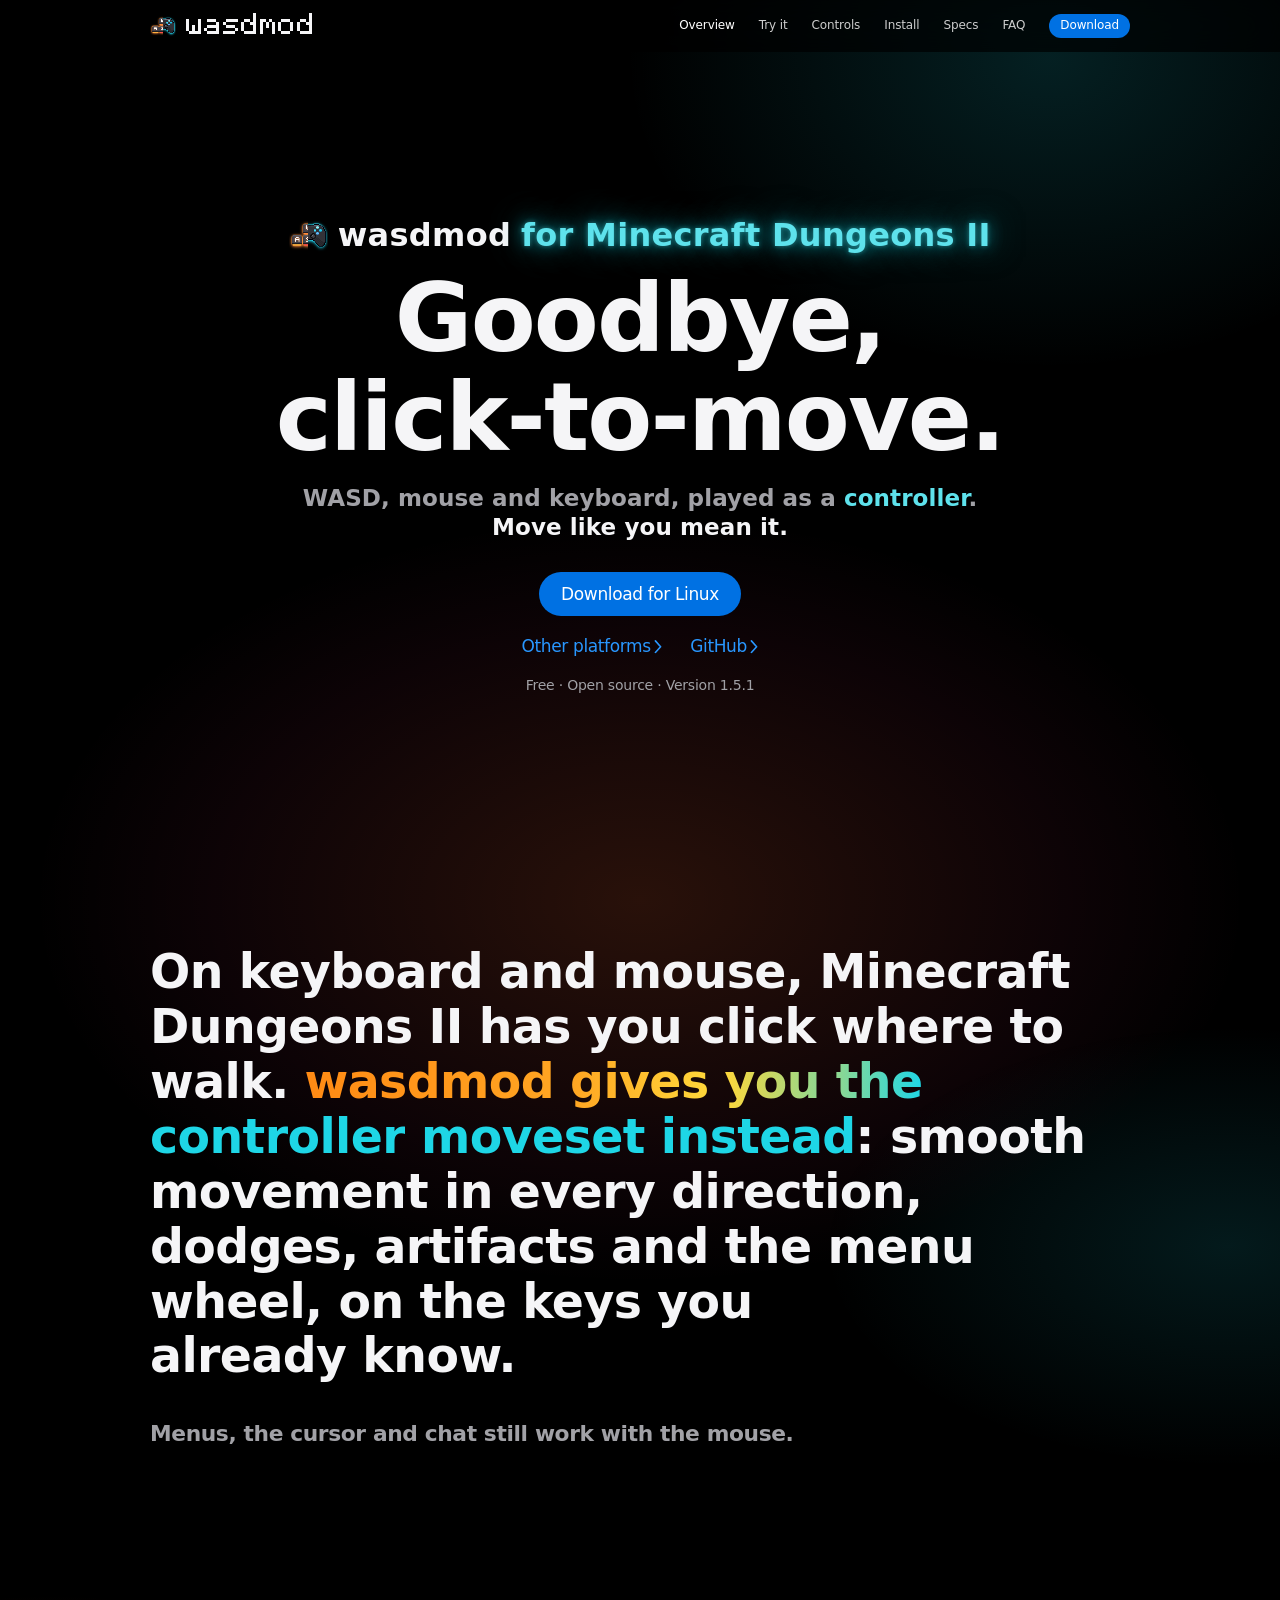
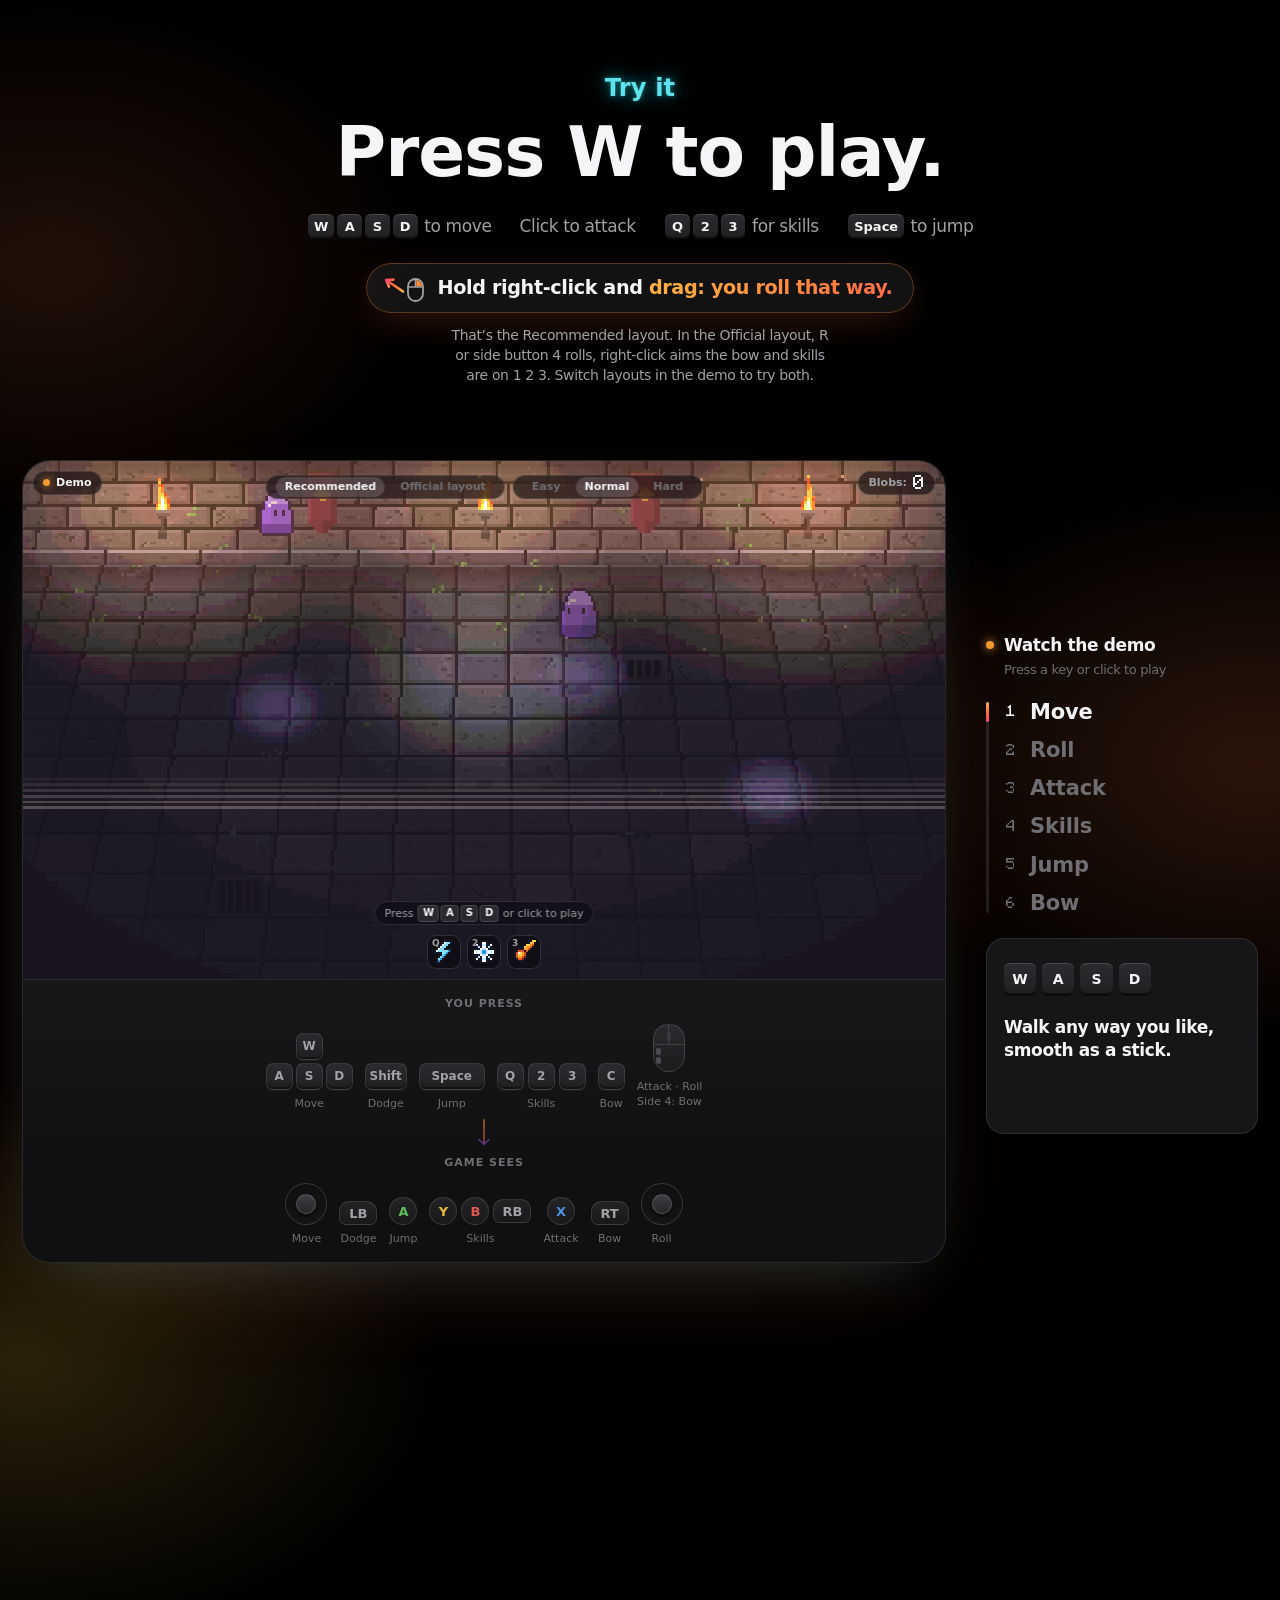
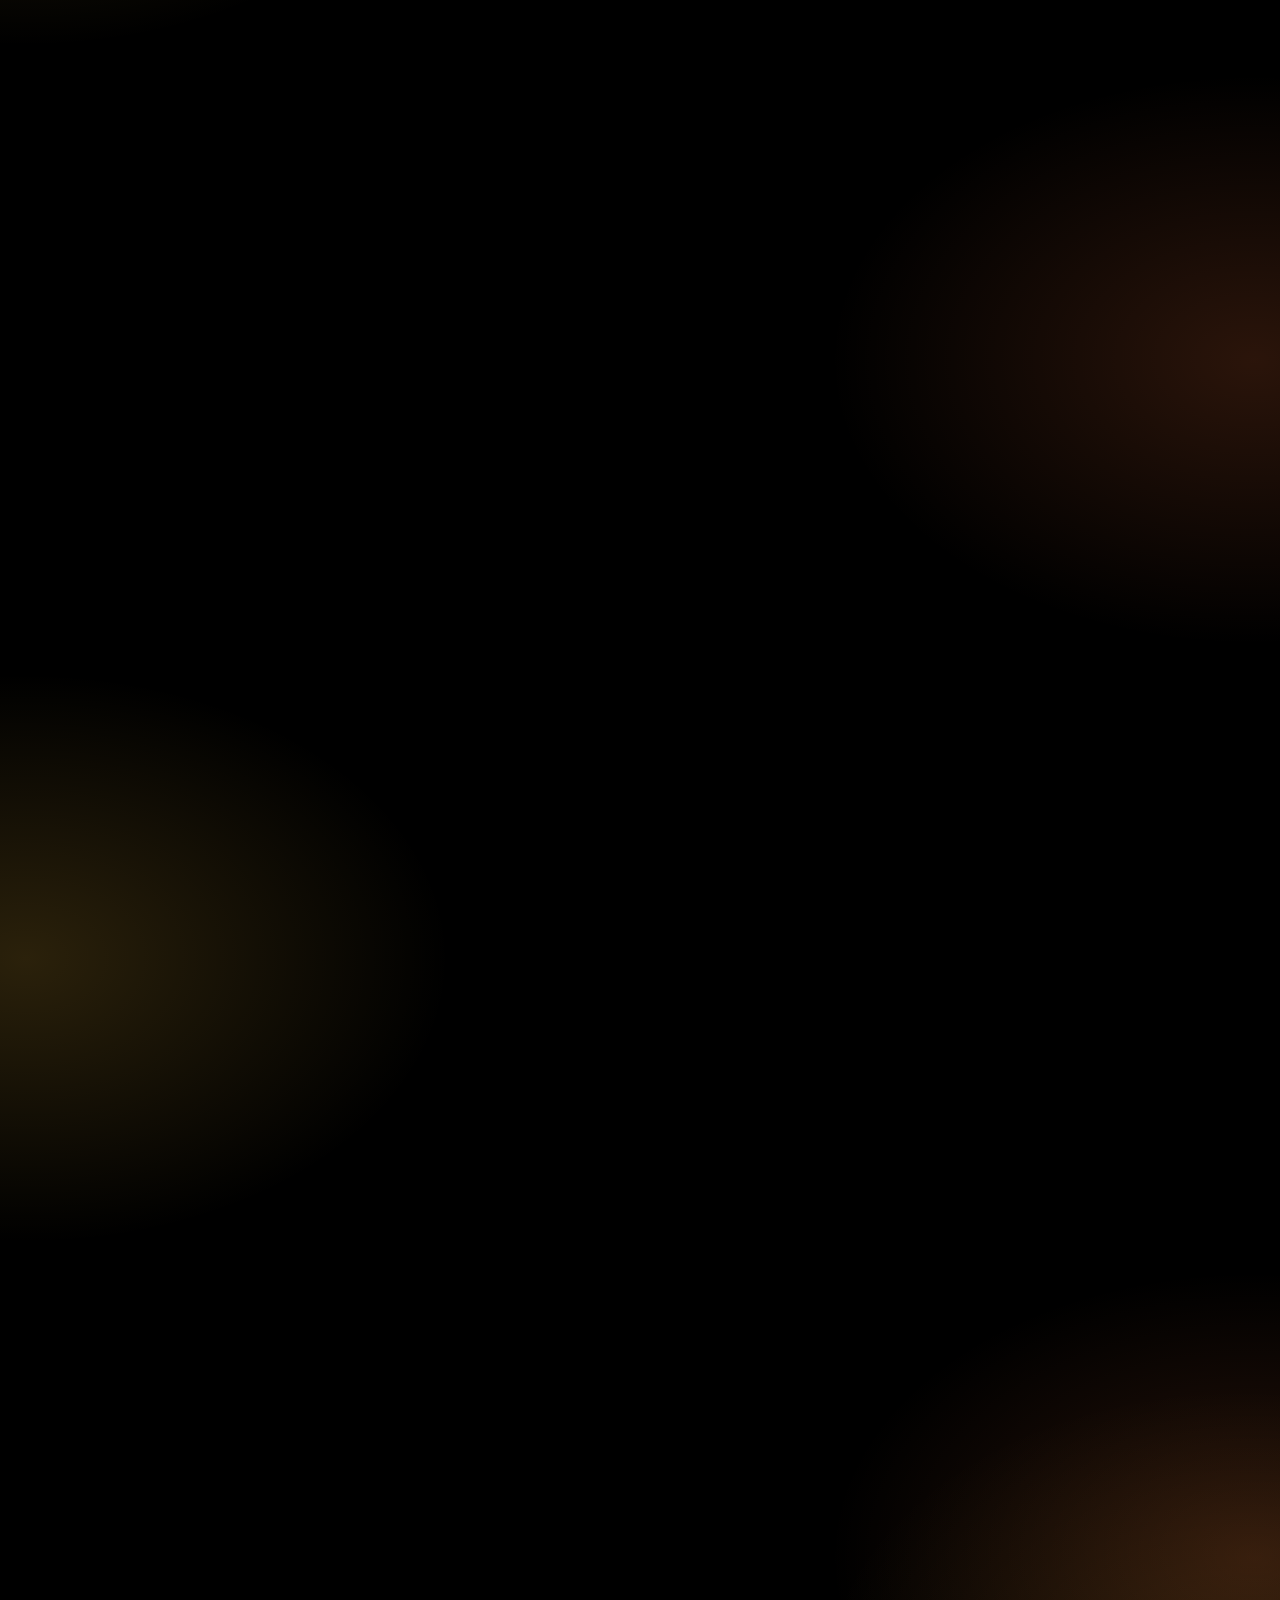
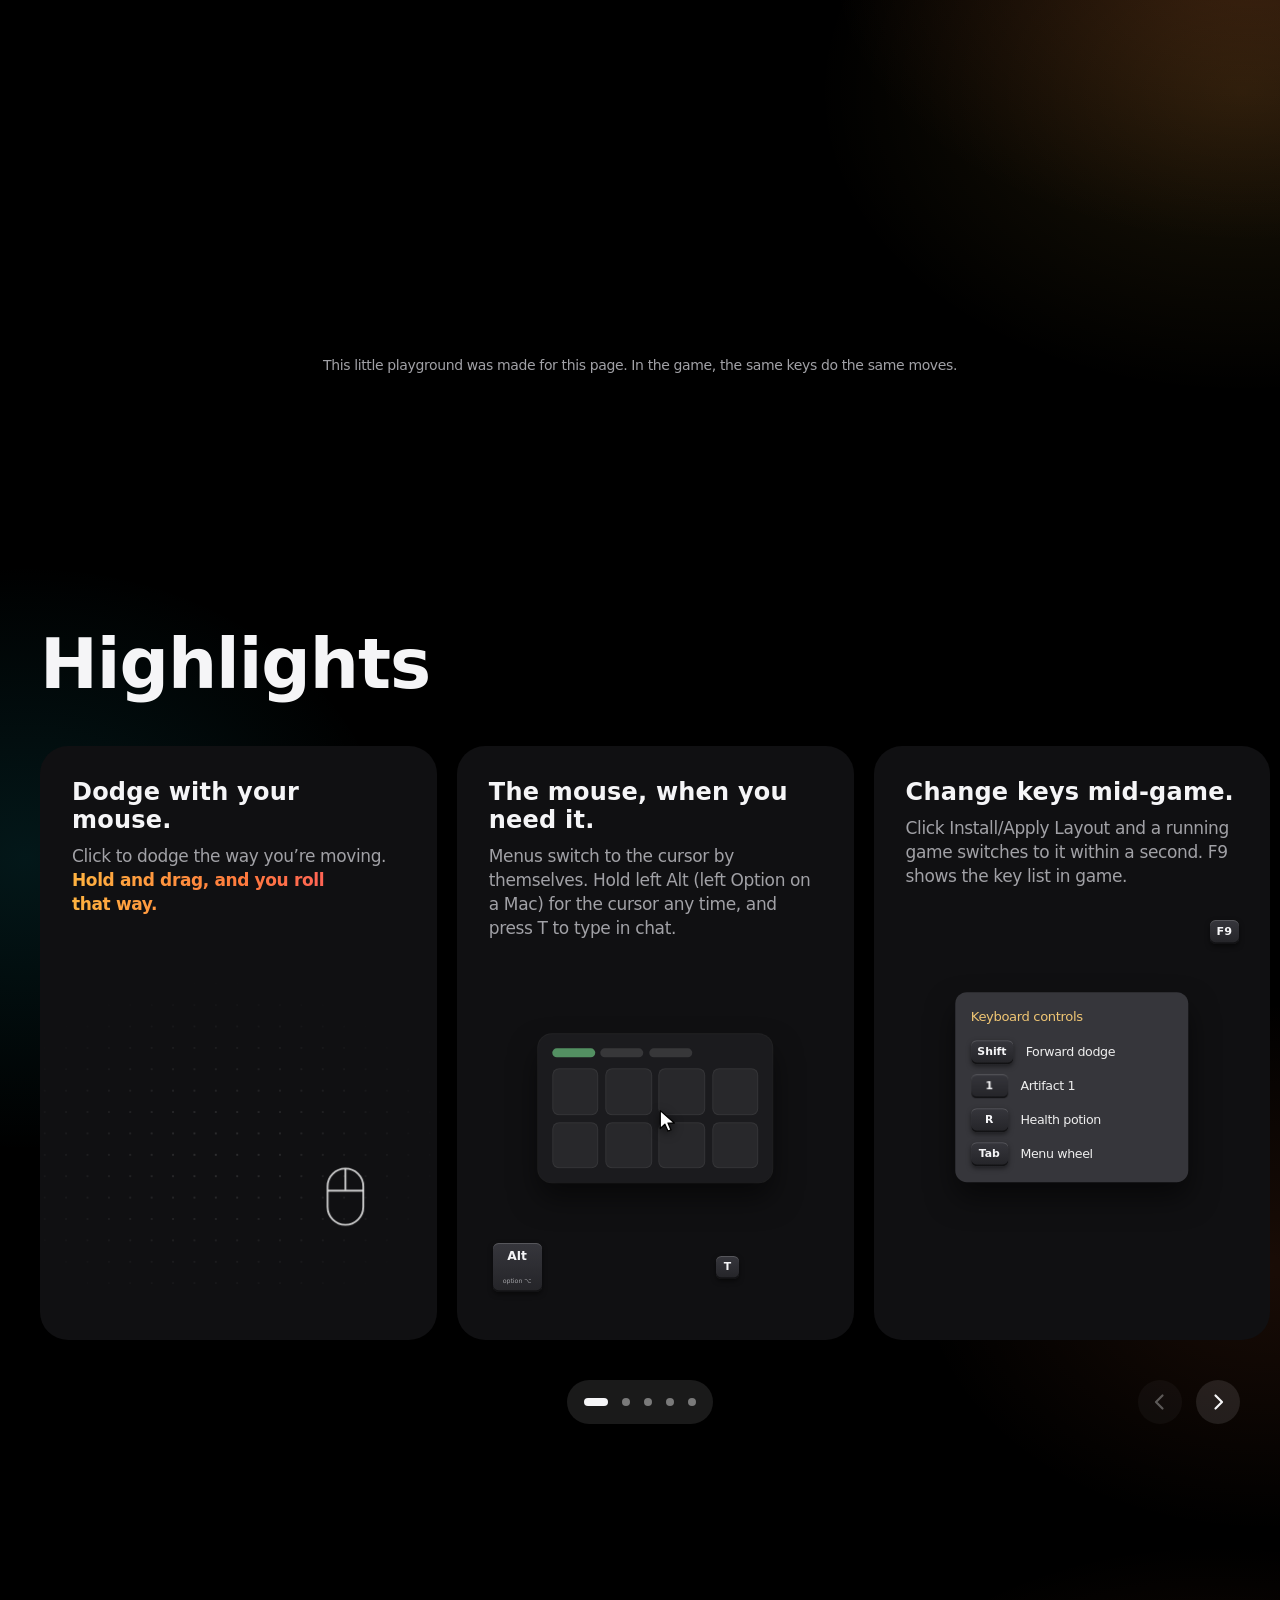
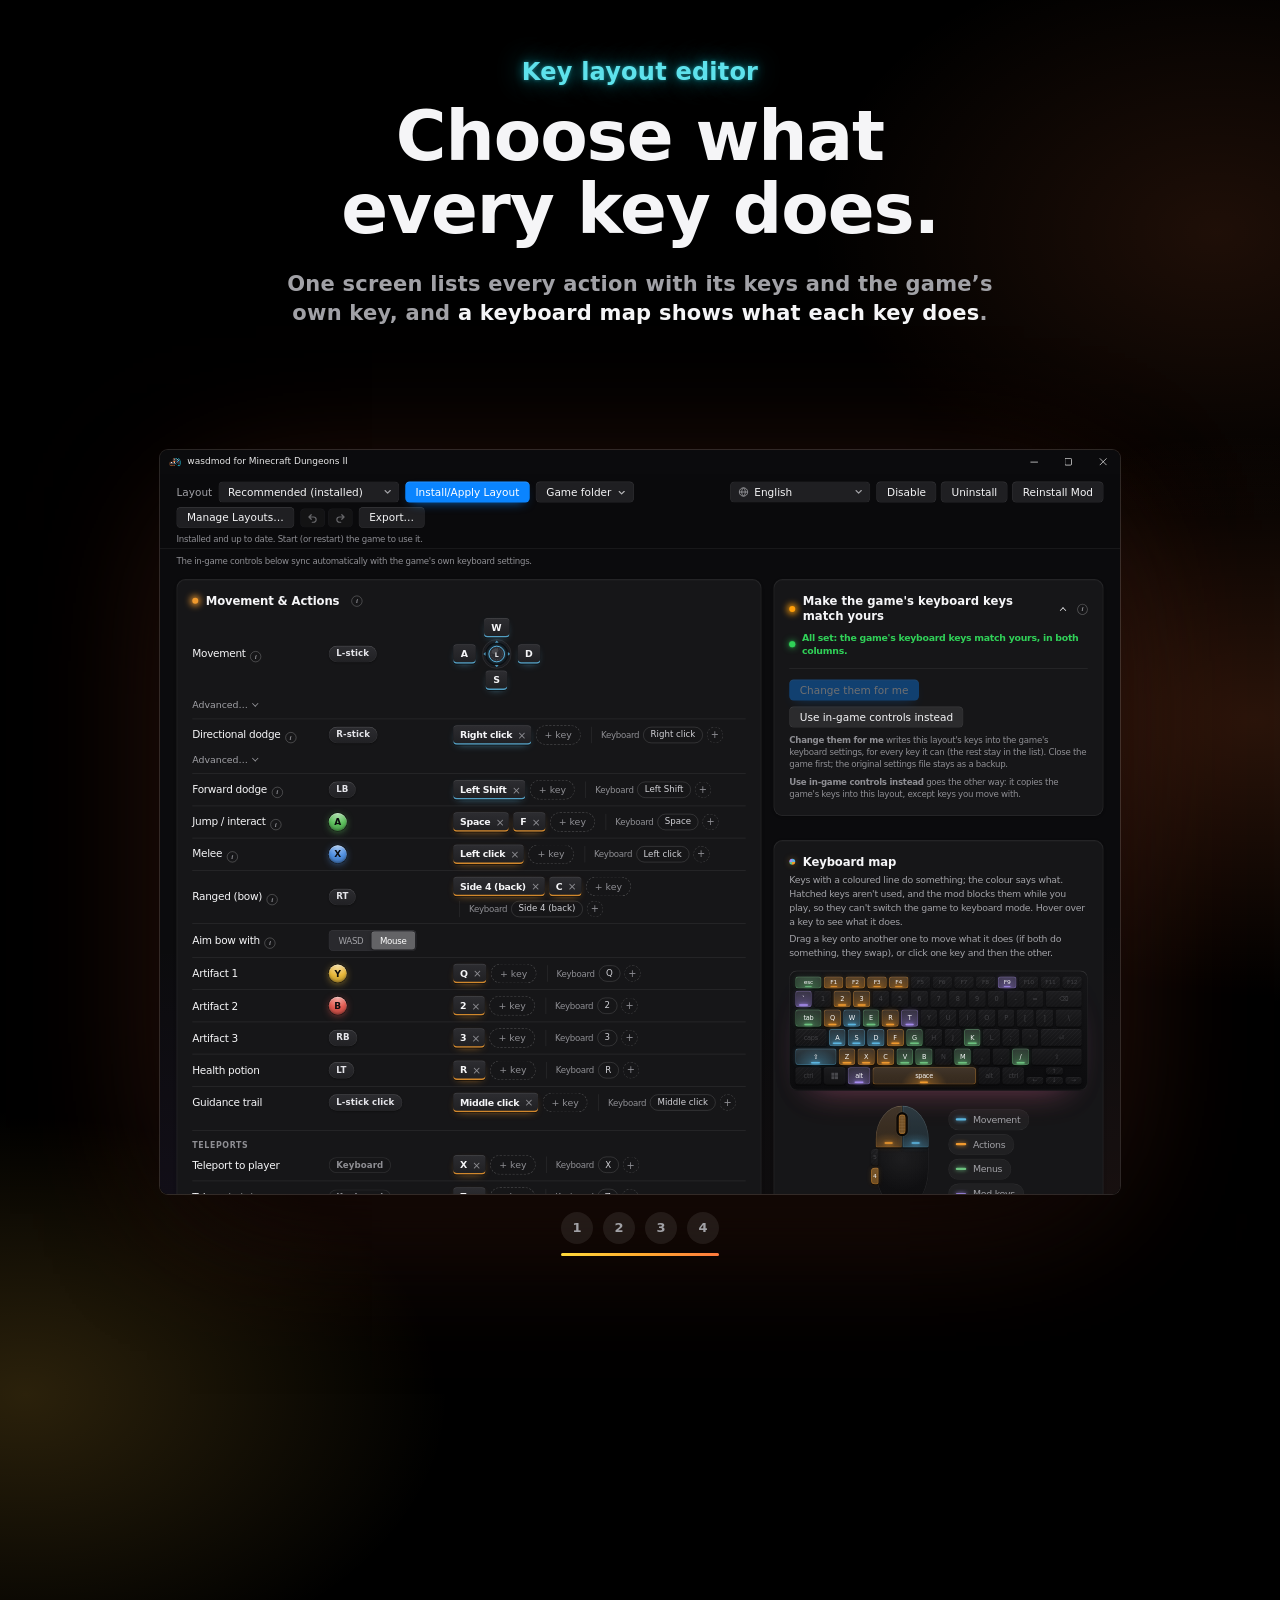
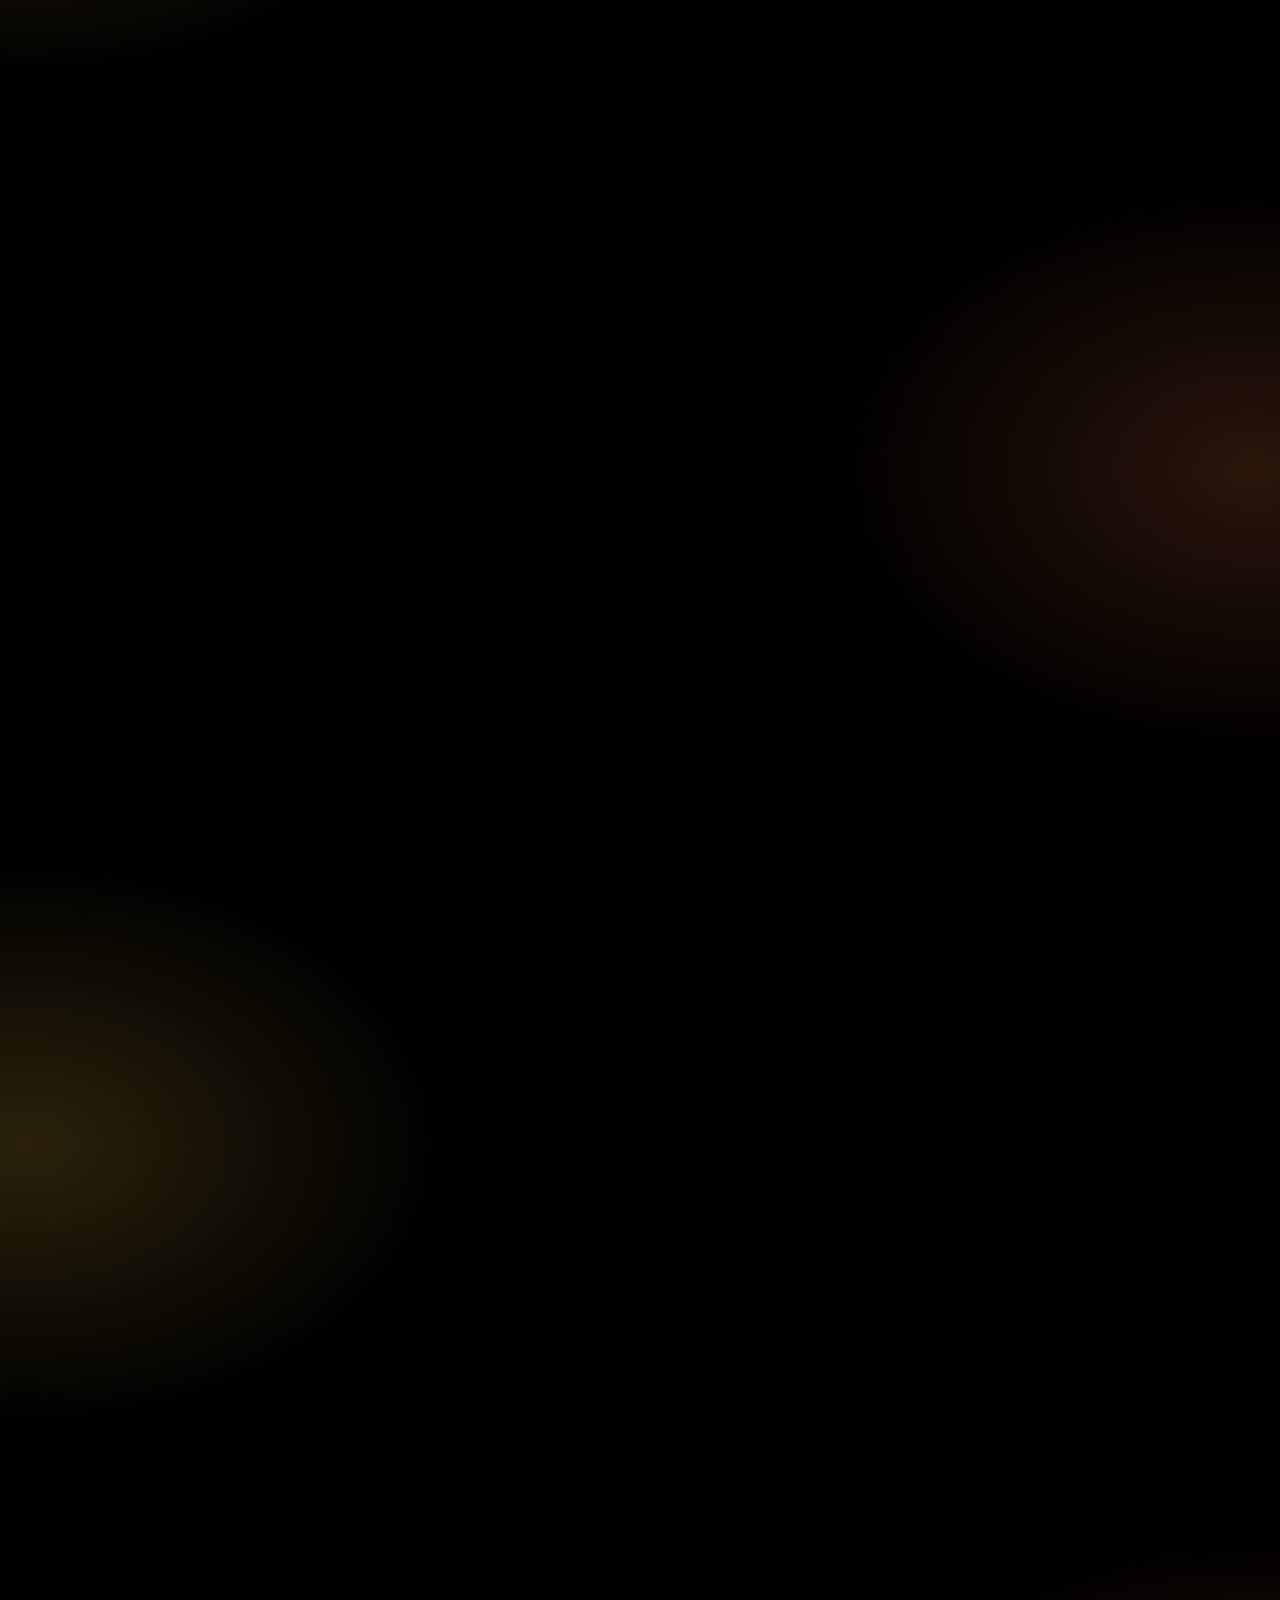
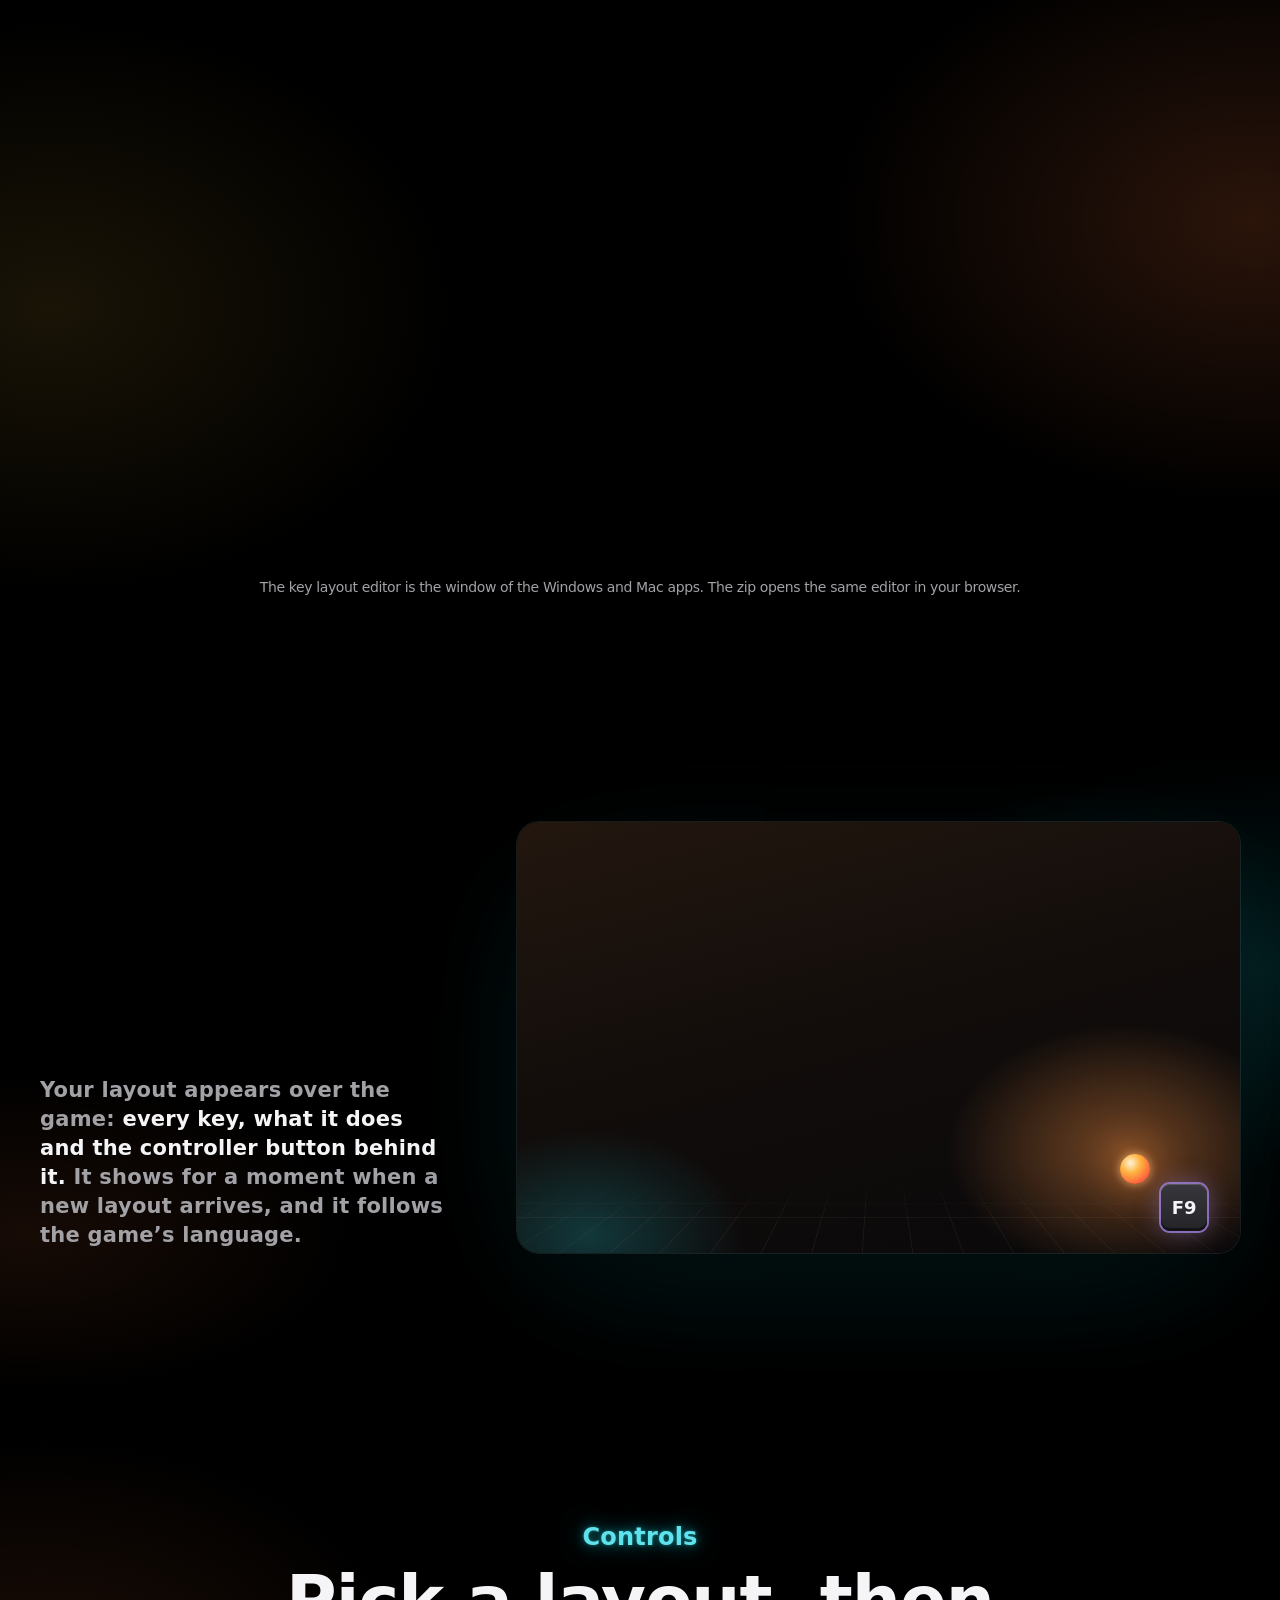
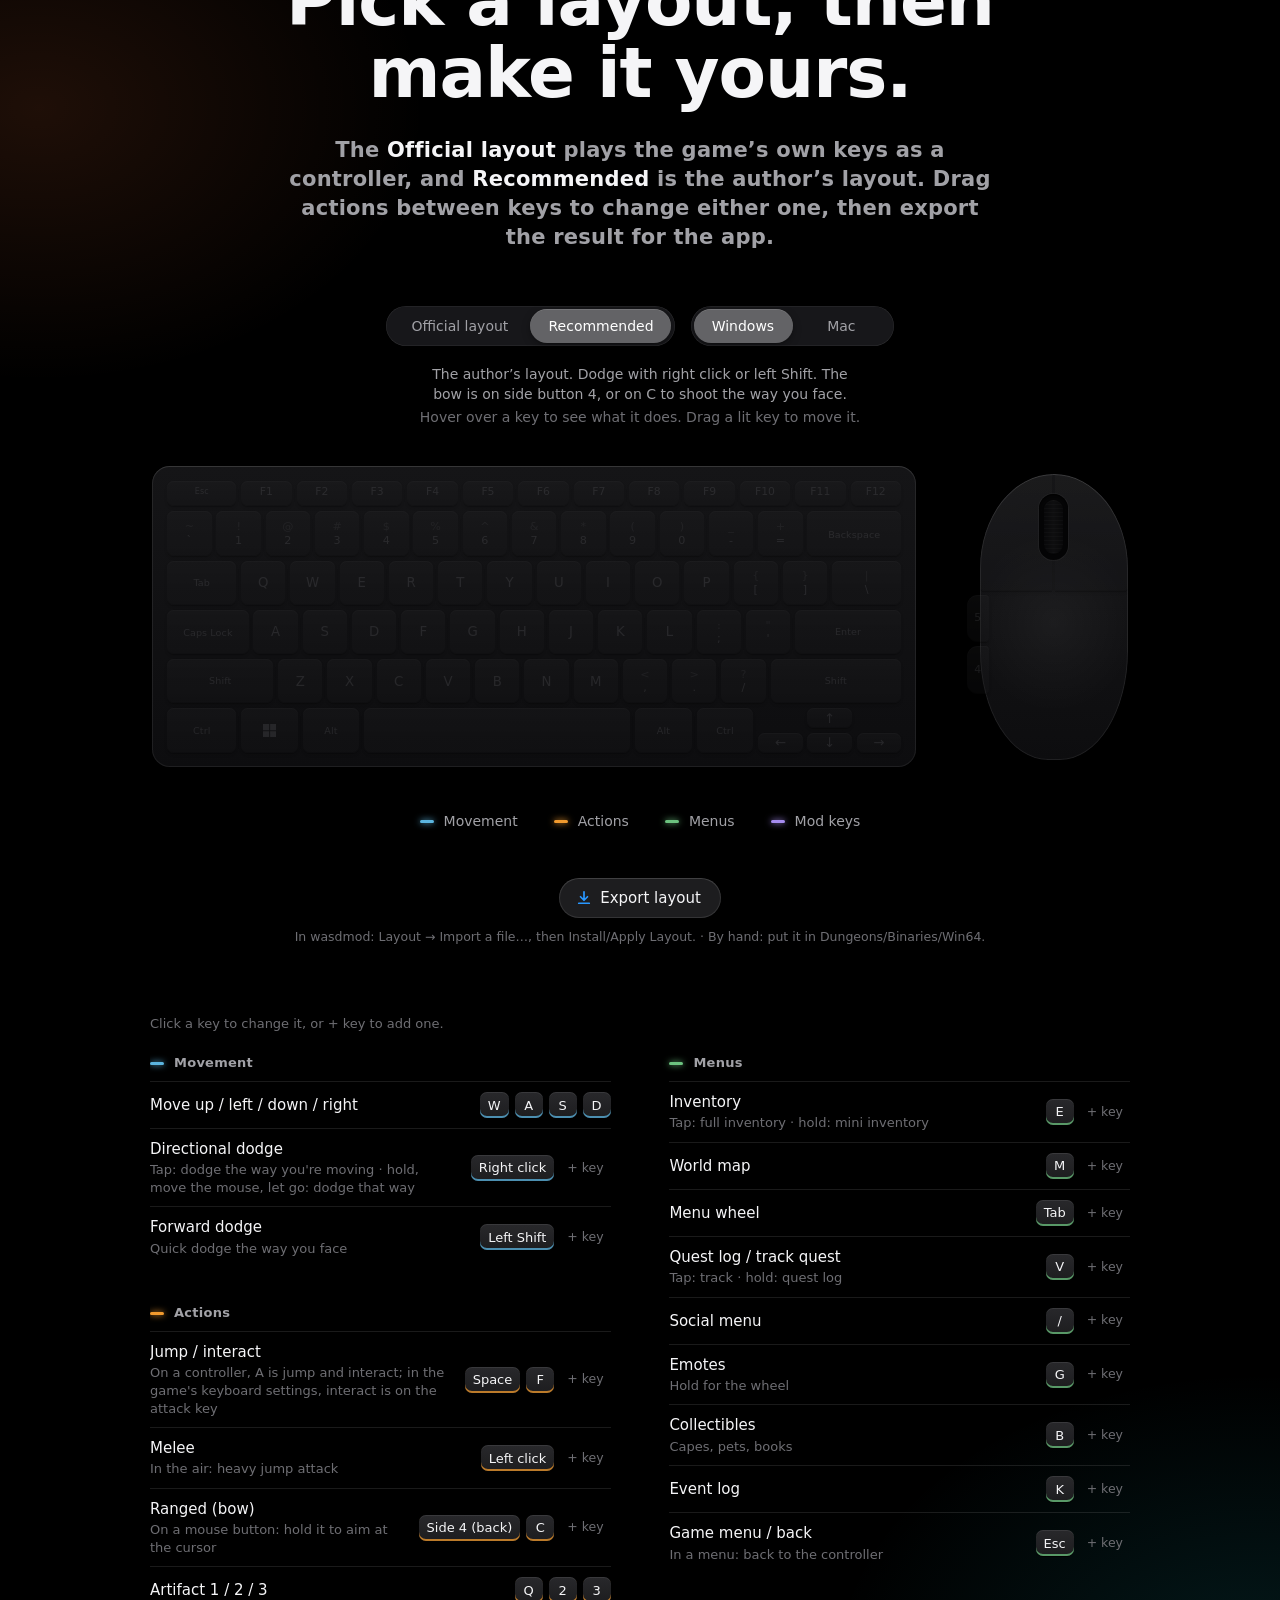
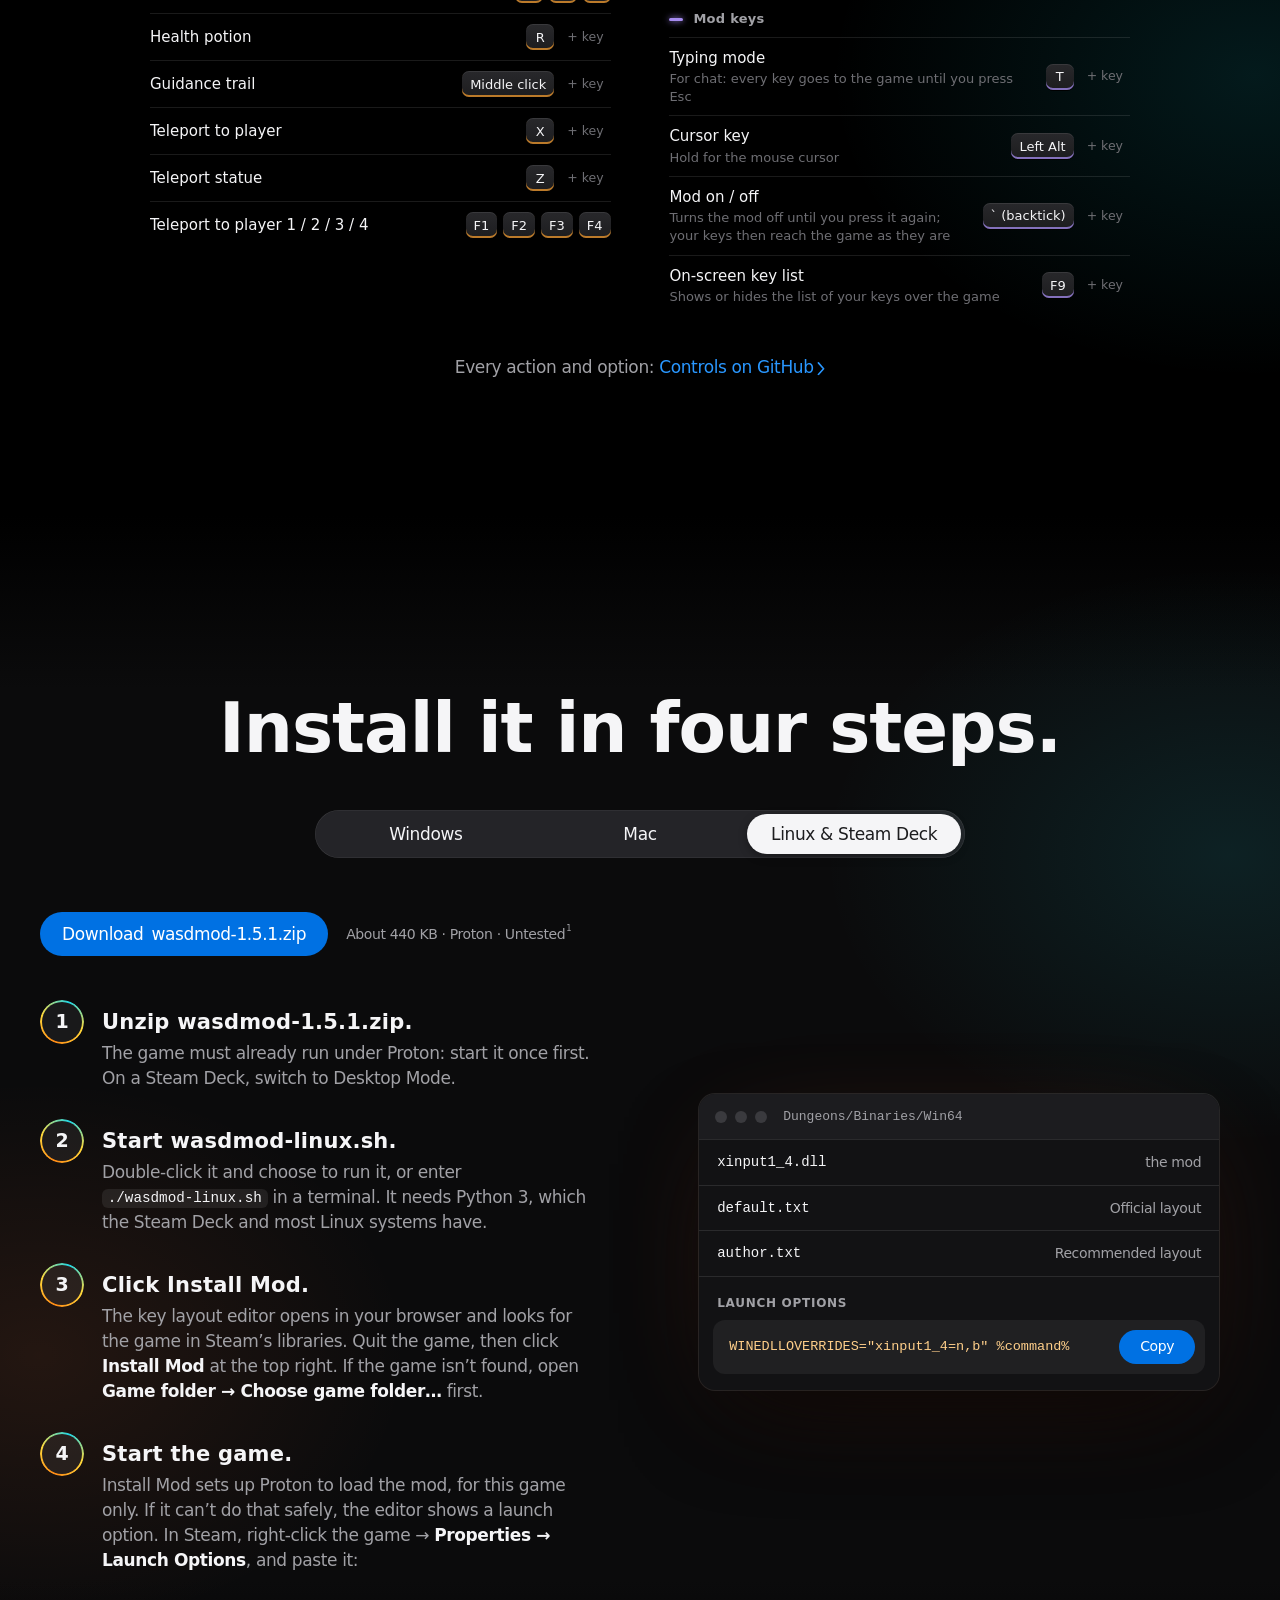
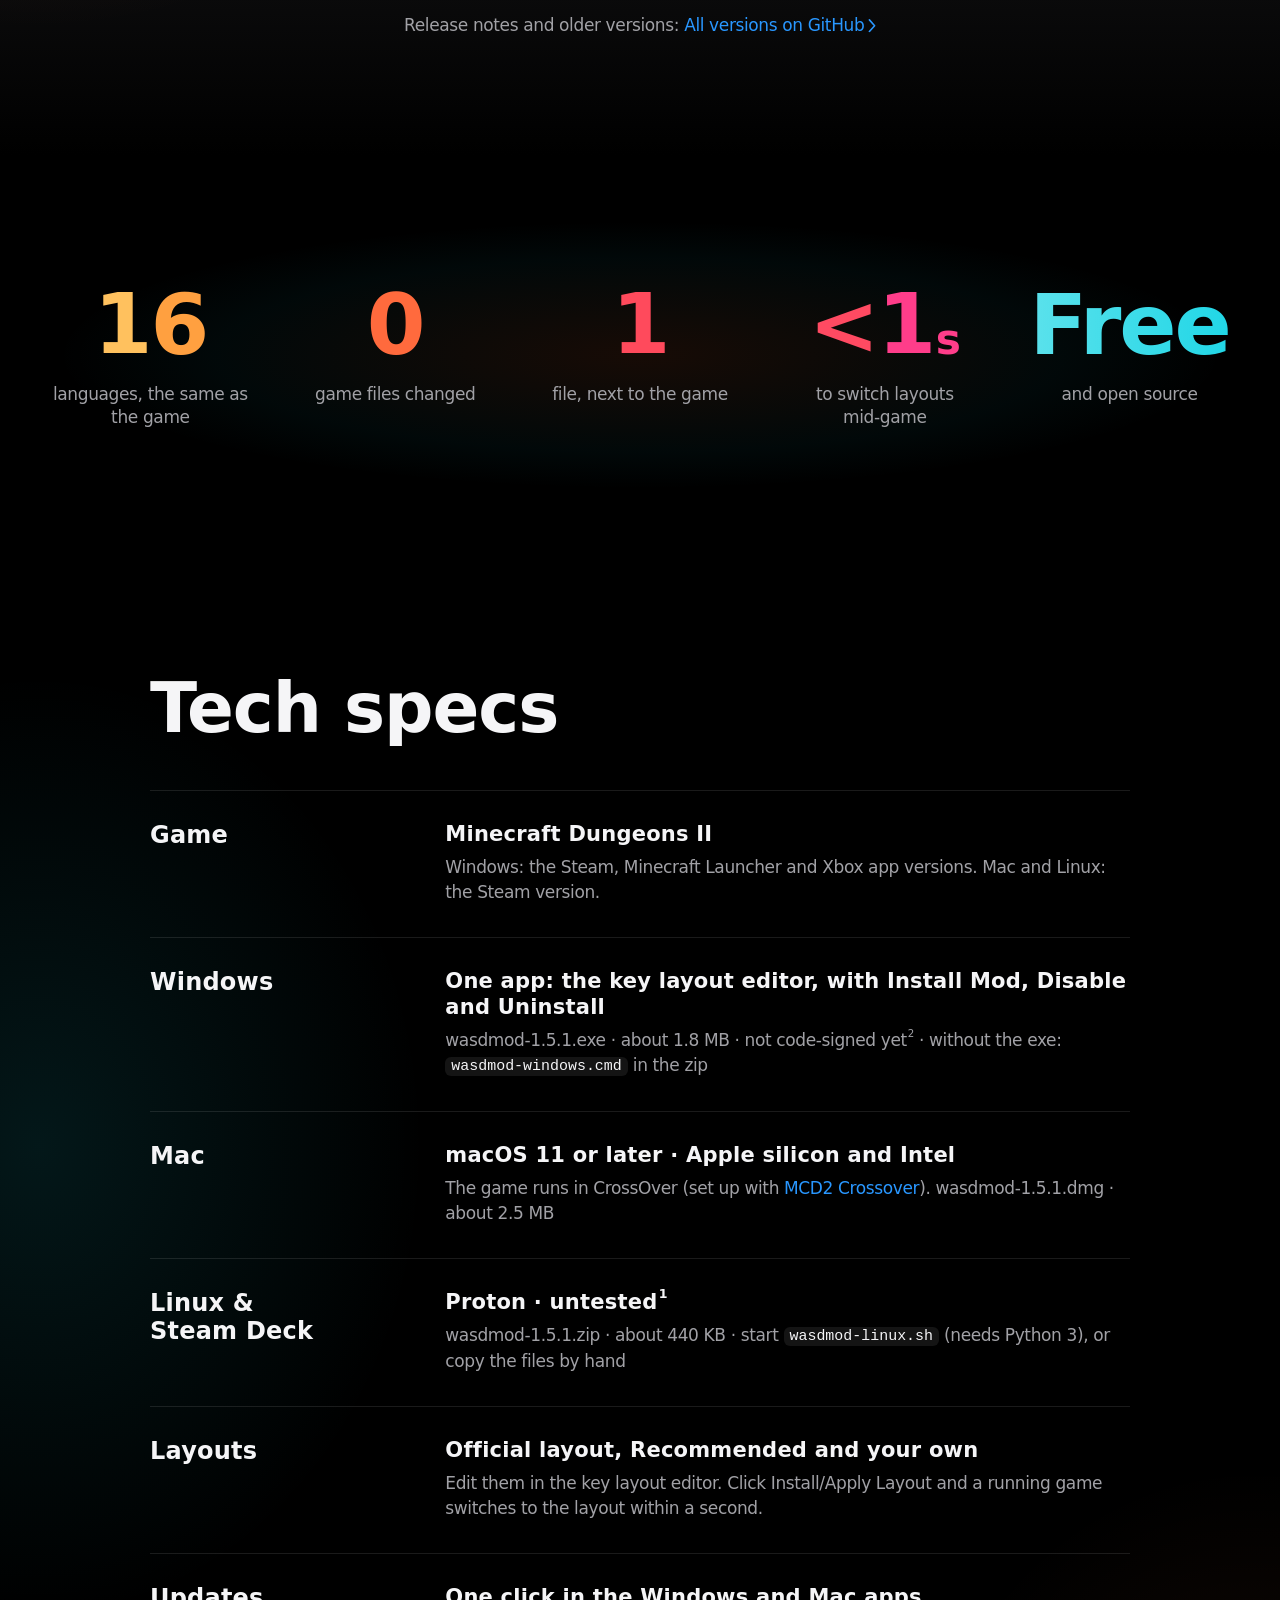
<file: index.html>
<!doctype html>
<html lang="en" class="no-js">
<head>
<meta charset="utf-8">
<meta name="viewport" content="width=device-width, initial-scale=1, viewport-fit=cover">
<title>WASD controls for Minecraft Dungeons II (Dungeons 2) · wasdmod</title>
<meta name="description" content="Play Minecraft Dungeons II (Dungeons 2) with WASD, mouse and keyboard instead of click-to-move. wasdmod turns your keys into a virtual controller. Free and open source for Windows, Mac (CrossOver) and Linux / Steam Deck.">
<link rel="canonical" href="https://wasdmod.com/">
<meta property="og:type" content="website">
<meta property="og:site_name" content="wasdmod">
<meta property="og:title" content="wasdmod: WASD controls for Minecraft Dungeons II">
<meta property="og:description" content="Play Minecraft Dungeons II with WASD, mouse and keyboard as a controller instead of click-to-move. Free and open source for Windows, Mac and Steam Deck.">
<meta property="og:url" content="https://wasdmod.com/">
<meta property="og:image" content="https://wasdmod.com/og.png">
<meta property="og:image:width" content="1200">
<meta property="og:image:height" content="630">
<meta property="og:image:alt" content="Glowing W, A, S and D keycaps and an analog stick beside the words: Goodbye, click-to-move. Move like you mean it: WASD controls for Minecraft Dungeons II.">
<meta name="twitter:card" content="summary_large_image">
<meta name="twitter:title" content="wasdmod: WASD controls for Minecraft Dungeons II">
<meta name="twitter:description" content="Play Minecraft Dungeons II with WASD, mouse and keyboard as a controller instead of click-to-move. Free and open source.">
<meta name="twitter:image" content="https://wasdmod.com/og.png">
<link rel="icon" type="image/png" href="favicon.png?v=20261009w">
<link rel="apple-touch-icon" href="icon-192.png?v=20261009w">
<meta name="theme-color" content="#000000">
<meta name="color-scheme" content="dark">
<link rel="preload" href="pixel.ttf" as="font" type="font/ttf" crossorigin>
<link rel="stylesheet" href="style.css?v=20261010z">
<link rel="stylesheet" href="demo.css?v=20261010s">
<link rel="stylesheet" href="keymap.css?v=20261008">
<script>
  (function (d) {
    d.classList.remove('no-js'); d.classList.add('js');
    if (!window.matchMedia || !matchMedia('(prefers-reduced-motion: reduce)').matches) d.classList.add('motion');
    // if site.js can't run, show everything without the scroll scenes
    setTimeout(function () { if (!window.__wasdSite) d.classList.remove('motion'); }, 3000);
  })(document.documentElement);
</script>
<script src="site.js?v=20261010p" defer></script>
<script src="demo.js?v=20261010r" defer></script>
<script src="keybinder-core.js?v=20261009u" defer></script>
<script src="keymap.js?v=20261010z" defer></script>
<script type="application/ld+json">
{
  "@context": "https://schema.org",
  "@type": "WebSite",
  "name": "wasdmod",
  "alternateName": ["wasdmod for Minecraft Dungeons II", "WASD controls for Minecraft Dungeons 2"],
  "url": "https://wasdmod.com/"
}
</script>
<script type="application/ld+json">
{
  "@context": "https://schema.org",
  "@type": "SoftwareApplication",
  "name": "wasdmod",
  "alternateName": "WASD controls for Minecraft Dungeons II",
  "description": "WASD, mouse and keyboard controls for Minecraft Dungeons II, played as a virtual controller instead of click-to-move.",
  "operatingSystem": "Windows, macOS 11 or later (CrossOver), Linux and Steam Deck (Proton)",
  "applicationCategory": "GameApplication",
  "softwareVersion": "1.5.1",
  "inLanguage": ["en", "de", "es", "fr", "it", "nl", "pl", "pt-BR", "sv", "tr", "ru", "uk", "ja", "ko", "zh-Hans", "zh-Hant"],
  "license": "https://opensource.org/licenses/MIT",
  "url": "https://wasdmod.com/",
  "image": "https://wasdmod.com/og.png",
  "screenshot": "https://wasdmod.com/editor.webp",
  "downloadUrl": "https://github.com/Wanzho/mcd2-wasd/releases/latest",
  "codeRepository": "https://github.com/Wanzho/mcd2-wasd",
  "isAccessibleForFree": true,
  "offers": { "@type": "Offer", "price": "0", "priceCurrency": "USD" }
}
</script>
</head>
<body>

<a class="skip" href="#main">Skip to content</a>

<!-- Local nav -->
<nav class="localnav" id="localnav" aria-label="wasdmod">
  <div class="ln-inner">
    <a class="ln-brand" href="#top" aria-label="wasdmod, back to top">
      <img src="icon-192.png?v=20261009w" alt="" width="26" height="26">
      <span>wasdmod</span>
    </a>
    <div class="ln-menu" id="ln-menu">
      <ul class="ln-links">
        <li><a href="#overview">Overview</a></li>
        <li><a href="#try">Try it</a></li>
        <li><a href="#controls">Controls</a></li>
        <li><a href="#install">Install</a></li>
        <li><a href="#specs">Specs</a></li>
        <li><a href="#faq">FAQ</a></li>
      </ul>
    </div>
    <button class="ln-toggle" type="button" aria-expanded="false" aria-controls="ln-menu" aria-label="Show sections">
      <svg viewBox="0 0 18 18" width="18" height="18" aria-hidden="true"><path d="M3.5 6.75 9 12.25l5.5-5.5" fill="none" stroke="currentColor" stroke-width="1.6" stroke-linecap="round" stroke-linejoin="round"/></svg>
    </button>
    <a class="ln-cta" data-dl href="https://github.com/Wanzho/mcd2-wasd/releases/download/v1.5.1/wasdmod-1.5.1.exe">Download</a>
  </div>
</nav>

<main id="main">

  <!-- 1 · Hero -->
  <section class="hero" id="overview" aria-labelledby="hero-name" data-section>
    <div class="hero-intro">
      <div class="hero-atmos" aria-hidden="true"></div>
      <div class="hero-copy">
        <h1 class="hero-eyebrow" id="hero-name"><img src="icon-192.png?v=20261009w" alt="" width="28" height="28">wasdmod <span>for Minecraft Dungeons&nbsp;II</span></h1>
        <p class="hero-title" id="hero-title">Goodbye, click&#8209;to&#8209;move.</p>
        <p class="hero-sub">WASD, mouse and keyboard, played as a <span class="cyan-text">controller</span>.<br><span class="hero-sub-lead">Move like you mean&nbsp;it.</span></p>
        <div class="cta-row">
          <a class="btn btn-primary" data-dl href="https://github.com/Wanzho/mcd2-wasd/releases/download/v1.5.1/wasdmod-1.5.1.exe"><span data-dl-label>Download for Windows</span></a>
          <span class="cta-links"><a class="link-chev" href="#install">Other platforms</a><a class="link-chev" href="https://github.com/Wanzho/mcd2-wasd">GitHub</a></span>
        </div>
        <p class="hero-fine">Free · Open source · <span data-version>Version 1.5.1</span></p>
      </div>
    </div>
  </section>

  <!-- 2 · Statement -->
  <section class="statement" aria-label="What wasdmod does">
    <div class="container">
      <p class="statement-text" data-words>On keyboard and mouse, Minecraft Dungeons&nbsp;II has you click where to walk. <span class="em">wasdmod gives you the controller moveset instead</span>: smooth movement in every direction, dodges, artifacts and the menu wheel, on the keys you already&nbsp;know.</p>
      <p class="statement-foot reveal">Menus, the cursor and chat still work with the mouse.</p>
    </div>
  </section>

  <!-- 3 · Try it: where the stage fits the screen it holds still while the scroll walks through the moves (demo.js) -->
  <section class="try" id="try" aria-labelledby="try-title" data-section>
    <div class="container section-head">
      <p class="eyebrow reveal">Try it</p>
      <h2 class="headline reveal" id="try-title">Press W to&nbsp;play.</h2>
      <p class="try-keys reveal"><span><kbd>W</kbd><kbd>A</kbd><kbd>S</kbd><kbd>D</kbd> to move</span><span>Click to attack</span><span><kbd>Q</kbd><kbd>2</kbd><kbd>3</kbd> for skills</span><span><kbd class="wide">Space</kbd> to jump</span></p>
      <p class="drag-tip reveal"><svg class="drag-glyph" viewBox="0 0 46 30" width="46" height="30" aria-hidden="true"><defs><linearGradient id="dragGrad" x1="1" y1="1" x2="0" y2="0"><stop offset="0" stop-color="#ffb340"/><stop offset=".55" stop-color="#ff6a3d"/><stop offset="1" stop-color="#ff3d77"/></linearGradient></defs><path d="M23 18.5 6.5 7.2" fill="none" stroke="url(#dragGrad)" stroke-width="2.6" stroke-linecap="round"/><path d="M8.9 13.6 6.2 7 13.3 6.6" fill="none" stroke="url(#dragGrad)" stroke-width="2.6" stroke-linecap="round" stroke-linejoin="round"/><rect x="28" y="6" width="15" height="22" rx="7.5" fill="none" stroke="currentColor" stroke-width="1.8"/><path d="M35.5 6.6V14M28.4 14h14.2" fill="none" stroke="currentColor" stroke-width="1.6"/><path d="M36.3 6.9c3.3.6 5.6 3 5.9 6.3h-5.9Z" fill="#ff8a3d"/></svg><span>Hold right&#8209;click and <span class="drag-em">drag: you roll that&nbsp;way.</span></span></p>
      <p class="drag-fine reveal">That’s the Recommended layout. In the Official layout, R or side button&nbsp;4 rolls, right&#8209;click aims the bow and skills are on 1&nbsp;2&nbsp;3. Switch layouts in the demo to try&nbsp;both.</p>
    </div>
    <div class="try-pin">
      <div class="try-stage">
        <div class="demo-wrap">
          <div class="demo-frame">
            <div id="demo"></div>
            <noscript><p class="noscript-note">The playground needs JavaScript.</p></noscript>
          </div>
          <aside class="try-rail" id="try-rail" aria-label="Moves to try" hidden>
            <div class="tr-done">
              <p aria-live="polite"></p>
              <a class="btn btn-primary" data-dl href="https://github.com/Wanzho/mcd2-wasd/releases/download/v1.5.1/wasdmod-1.5.1.exe"><span data-dl-label>Download for Windows</span></a>
            </div>
          </aside>
        </div>
      </div>
    </div>
    <p class="demo-note container">This little playground was made for this page. In the game, the same keys do the same&nbsp;moves.</p>
  </section>

  <!-- 4 · Highlights -->
  <section class="highlights" id="highlights" aria-labelledby="hl-title">
      <div class="hl-head container-wide">
        <h2 class="headline reveal" id="hl-title">Highlights</h2>
      </div>
      <div class="hl-viewport" tabindex="0" role="region" aria-label="Highlights">
        <ul class="hl-track" id="hl-track">

          <li class="hl-card">
            <div class="hl-art art-dodge" aria-hidden="true">
              <div class="ad-stage">
                <i class="ad-floor"></i>
                <svg class="ad-lines" viewBox="0 0 360 260" width="360" height="260"><defs><linearGradient id="adGrad" x1="1" y1="1" x2="0" y2="0"><stop offset="0" stop-color="#ffb340"/><stop offset=".55" stop-color="#ff6a3d"/><stop offset="1" stop-color="#ff3d77"/></linearGradient></defs><path class="ad-aim" d="M125 190 36.5 128" pathLength="100"/><path class="ad-head" d="M35.4 138.9 28.4 122.3 46.4 123.3"/><rect class="ad-was" x="271" y="168.5" width="42" height="63" rx="21"/></svg>
                <i class="ad-g g3"><i class="ad-orb"></i></i><i class="ad-g g2"><i class="ad-orb"></i></i><i class="ad-g g1"><i class="ad-orb"></i></i><i class="ad-g g0"><i class="ad-orb"></i></i>
                <svg class="ad-mouse" viewBox="0 0 48 72" width="42" height="63">
                  <path class="rb" d="M25 3.2 C 36 4, 44 11, 44.6 24 L 44.6 29 L 25 29 Z"/>
                  <rect x="3" y="3" width="42" height="66" rx="21" fill="none" stroke="currentColor" stroke-width="2.2"/>
                  <path d="M24 3.5 V 29 M 3.4 29 H 44.6" fill="none" stroke="currentColor" stroke-width="2.2"/>
                </svg>
                <span class="ad-label l1">Click: dodge</span>
                <span class="ad-label l2">Hold and drag&nbsp;↖</span>
                <span class="ad-label l3">You roll that way&nbsp;↖</span>
              </div>
            </div>
            <div class="hl-copy">
              <h3>Dodge with your mouse.</h3>
              <p>Click to dodge the way you’re moving. <span class="drag-em">Hold and drag, and you roll that&nbsp;way.</span></p>
            </div>
          </li>

          <li class="hl-card">
            <div class="hl-art art-cursor" aria-hidden="true">
              <div class="ac-menu">
                <div class="ac-tabs"><i></i><i></i><i></i></div>
                <div class="ac-grid"><i></i><i></i><i></i><i></i><i></i><i class="hot"></i><i></i><i></i></div>
              </div>
              <svg class="ac-pointer" viewBox="0 0 24 24" width="26" height="26"><path d="M5 2.5 L 5 19.5 L 9.4 15.4 L 12.4 22 L 15.2 20.8 L 12.3 14.3 L 18.4 14.3 Z" fill="#fff" stroke="#000" stroke-width="1.2" stroke-linejoin="round"/></svg>
              <span class="kcap ac-alt"><b>Alt</b><small>option ⌥</small></span>
              <span class="ac-chat"><span class="kcap sm">T</span><span class="ac-bubble">Typing<i>.</i><i>.</i><i>.</i></span></span>
            </div>
            <div class="hl-copy">
              <h3>The mouse, when you need it.</h3>
              <p>Menus switch to the cursor by themselves. Hold left Alt (left Option on a Mac) for the cursor any time, and press T to type in&nbsp;chat.</p>
            </div>
          </li>

          <li class="hl-card">
            <div class="hl-art art-swap" aria-hidden="true">
              <div class="as-list">
                <p class="as-title">Keyboard controls</p>
                <p class="as-row"><span class="kcap sm">Shift</span><span>Forward dodge</span></p>
                <p class="as-row hot"><span class="kcap sm flip"><b class="f1">1</b><b class="f2">Q</b></span><span>Artifact 1</span></p>
                <p class="as-row"><span class="kcap sm">R</span><span>Health potion</span></p>
                <p class="as-row"><span class="kcap sm">Tab</span><span>Menu wheel</span></p>
              </div>
              <span class="as-toast"><svg viewBox="0 0 16 16" width="14" height="14"><path d="M3.5 8.5 6.6 11.4 12.6 4.8" fill="none" stroke="currentColor" stroke-width="2" stroke-linecap="round" stroke-linejoin="round"/></svg>Layout applied · live</span>
              <span class="kcap as-f9">F9</span>
            </div>
            <div class="hl-copy">
              <h3>Change keys mid&#8209;game.</h3>
              <p>Click Install/Apply Layout and a running game switches to it within a second. F9 shows the key list in&nbsp;game.</p>
            </div>
          </li>

          <li class="hl-card">
            <div class="hl-art art-sync" aria-hidden="true">
              <div class="sy-table">
                <p class="sy-head"><span></span><span>Yours</span><span>Game</span></p>
                <p class="sy-row r1"><span>Artifact 1</span><span class="kcap sm">Q</span><span class="kcap sm flip"><b class="f1">1</b><b class="f2">Q</b></span></p>
                <p class="sy-row r2"><span>Health potion</span><span class="kcap sm">R</span><span class="kcap sm flip"><b class="f1">E</b><b class="f2">R</b></span></p>
                <p class="sy-row r3"><span>Inventory</span><span class="kcap sm">E</span><span class="kcap sm flip"><b class="f1">I</b><b class="f2">E</b></span></p>
              </div>
              <p class="sy-status"><span class="bad">3 keys differ</span><span class="good"><svg viewBox="0 0 16 16" width="14" height="14"><path d="M3.5 8.5 6.6 11.4 12.6 4.8" fill="none" stroke="currentColor" stroke-width="2" stroke-linecap="round" stroke-linejoin="round"/></svg>All set: the game’s keys match</span></p>
            </div>
            <div class="hl-copy">
              <h3>In sync with the game.</h3>
              <p>The apps read the game’s own keyboard settings, so the editor always shows the keys the game has. Change them in the game, or let the editor set them for you, and menus and fights use the same&nbsp;keys.</p>
            </div>
          </li>

          <li class="hl-card">
            <div class="hl-art art-file" aria-hidden="true">
              <div class="af-win">
                <p class="af-bar"><svg viewBox="0 0 20 16" width="16" height="13"><path d="M1.5 3.2c0-.9.7-1.7 1.7-1.7h4.2l1.8 2h7.6c.9 0 1.7.8 1.7 1.7v7.6c0 .9-.8 1.7-1.7 1.7H3.2c-1 0-1.7-.8-1.7-1.7Z" fill="currentColor"/></svg>Dungeons › Binaries › Win64</p>
                <ul class="af-list">
                  <li><i class="ico"></i>Dungeons-Win64-Shipping.exe</li>
                  <li class="mod"><i class="ico"></i>xinput1_4.dll<em>wasdmod</em></li>
                  <li class="cfg"><i class="ico"></i>default.txt<em>your keys</em></li>
                </ul>
              </div>
              <div class="af-toggle"><span class="kcap sm">`</span><span class="af-switch"><i></i></span><span class="af-state"><b class="on">On</b><b class="off">Off</b></span></div>
            </div>
            <div class="hl-copy">
              <h3>Easy to switch off.</h3>
              <p>wasdmod is one file next to the game. Backtick (`) turns it off and on, the app has Disable and Uninstall, and real controllers keep&nbsp;working.</p>
            </div>
          </li>

          <li class="hl-card">
            <div class="hl-art art-lang" aria-hidden="true">
              <div class="al-window">
                <ul class="al-list">
                  <li>English</li><li>Deutsch</li><li>Español</li><li>Français</li><li>Italiano</li><li>Nederlands</li><li>Polski</li><li>Português (Brasil)</li><li>Svenska</li><li>Türkçe</li><li>Русский</li><li>Українська</li><li>日本語</li><li>한국어</li><li>简体中文</li><li>繁體中文</li>
                  <li>English</li><li>Deutsch</li><li>Español</li><li>Français</li><li>Italiano</li><li>Nederlands</li><li>Polski</li><li>Português (Brasil)</li><li>Svenska</li><li>Türkçe</li><li>Русский</li><li>Українська</li><li>日本語</li><li>한국어</li><li>简体中文</li><li>繁體中文</li>
                </ul>
              </div>
              <p class="al-count"><b>16</b> languages</p>
            </div>
            <div class="hl-copy">
              <h3>16 languages.</h3>
              <p>The apps, the editor and the in&#8209;game key list come in the same languages as the&nbsp;game.</p>
            </div>
          </li>

        </ul>
      </div>
      <div class="hl-controls container-wide">
        <div class="hl-dots" role="group" aria-label="Go to a highlight"></div>
        <div class="hl-arrows">
          <button class="hl-arrow" type="button" data-dir="-1" aria-controls="hl-track" aria-label="Previous highlights"><svg viewBox="0 0 36 36" width="36" height="36" aria-hidden="true"><path d="M20.5 11.5 14 18l6.5 6.5" fill="none" stroke="currentColor" stroke-width="2.2" stroke-linecap="round" stroke-linejoin="round"/></svg></button>
          <button class="hl-arrow" type="button" data-dir="1" aria-controls="hl-track" aria-label="Next highlights"><svg viewBox="0 0 36 36" width="36" height="36" aria-hidden="true"><path d="M15.5 11.5 22 18l-6.5 6.5" fill="none" stroke="currentColor" stroke-width="2.2" stroke-linecap="round" stroke-linejoin="round"/></svg></button>
        </div>
      </div>
  </section>

  <!-- 5 · Editor: a live copy of the key layout editor (editor-snap.html), toured step by step as you scroll (editor-tour.js) -->
  <section class="editor" id="editor" aria-labelledby="editor-title">
    <div class="editor-head container">
      <p class="eyebrow reveal">Key layout editor</p>
      <h2 class="headline reveal" id="editor-title">Choose what every key&nbsp;does.</h2>
      <p class="lede reveal">One screen lists every action with its keys and the game’s own key, and <strong>a keyboard map shows what each key does</strong>.</p>
    </div>
    <figure class="ed-fig">
      <div class="ed-track">
        <div class="ed-pin">
          <div class="ed-stage">
            <div class="ed-window" role="img" aria-label="The wasdmod app on Windows 11, with the key layout editor as its window: each action with its keys and the game’s own key, a checklist saying the game’s keys match, and a keyboard map">
              <div class="ed-bar" aria-hidden="true">
                <img src="icon-192.png?v=20261009w" alt="" width="16" height="16">
                <span class="ed-title">wasdmod for Minecraft Dungeons II</span>
                <span class="ed-ctl"><svg viewBox="0 0 10 10" width="10" height="10"><path d="M0 5.5h10" fill="none" stroke="currentColor"/></svg><svg viewBox="0 0 10 10" width="10" height="10"><rect x=".5" y=".5" width="9" height="9" rx="1.5" fill="none" stroke="currentColor"/></svg><svg viewBox="0 0 10 10" width="10" height="10"><path d="M.5.5l9 9m0-9-9 9" fill="none" stroke="currentColor"/></svg></span>
              </div>
              <div class="ed-view">
                <noscript><img src="editor.webp?v=20261010z" width="1200" height="900" alt="" loading="lazy" decoding="async"></noscript>
              </div>
            </div>
            <div class="ed-cap" aria-hidden="true"><span class="ed-cap-n">1</span><p class="ed-cap-t"></p></div>
          </div>
          <div class="ed-dots" role="group" aria-label="Show a step of the tour"></div>
        </div>
      </div>
      <ol class="ed-steps">
        <li><b>Pick a layout.</b> The Official layout, Recommended or one of your&nbsp;own.</li>
        <li><b>Change a key.</b> Click + key, then press the key you want. × takes one&nbsp;off.</li>
        <li data-try="Press a key to see what it does."><b>Keyboard map.</b> Every key in the colour of what it does: movement, actions, menus and the mod’s own&nbsp;keys.</li>
        <li><b>Install/Apply Layout.</b> A running game switches to the new layout within a&nbsp;second.</li>
      </ol>
      <figcaption>The key layout editor is the window of the Windows and Mac apps. The zip opens the same editor in your&nbsp;browser.</figcaption>
    </figure>
    <script src="editor-tour.js?v=20261010z" defer></script>
  </section>

  <!-- 6 · F9 key list -->
  <section class="keylist" aria-labelledby="kl-title">
    <div class="kl-grid container-wide">
      <div class="kl-copy">
        <p class="eyebrow reveal">In game</p>
        <h2 class="headline reveal" id="kl-title">Forgot a key? Press&nbsp;F9.</h2>
        <p class="lede reveal">Your layout appears over the game: <strong>every key, what it does and the controller button behind it.</strong> It shows for a moment when a new layout arrives, and it follows the game’s&nbsp;language.</p>
      </div>
      <figure class="kl-figure">
        <div class="kl-scene">
          <div class="kl-shot">
            <img src="keylist.webp" width="1240" height="603" alt="The on-screen key list in game: each key, the action it does and the controller button it presses, such as Shift for Forward dodge (LB) and Tab for the menu wheel" loading="lazy" decoding="async">
          </div>
          <button class="kl-f9" type="button" aria-pressed="true" aria-label="Key list (F9)"><span class="kcap" aria-hidden="true"><b>F9</b></span></button>
        </div>
      </figure>
    </div>
  </section>

  <!-- 7 · Controls -->
  <section class="controls" id="controls" aria-labelledby="controls-title" data-section>
    <div class="container section-head">
      <p class="eyebrow reveal">Controls</p>
      <h2 class="headline reveal" id="controls-title">Pick a layout, then make it&nbsp;yours.</h2>
      <p class="lede reveal">The <strong>Official layout</strong> plays the game’s own keys as a controller, and <strong>Recommended</strong> is the author’s layout. Drag actions between keys to change either one, then export the result for the&nbsp;app.</p>
    </div>
    <div class="keymap-wrap">
      <div id="keymap"></div>
      <noscript><p class="noscript-note">The interactive key map needs JavaScript. Every control is listed on <a href="https://github.com/Wanzho/mcd2-wasd#controls">GitHub</a>.</p></noscript>
    </div>
    <p class="section-fine container">Every action and option: <a class="link-chev" href="https://github.com/Wanzho/mcd2-wasd#controls">Controls on GitHub</a></p>
  </section>

  <!-- 8 · Install -->
  <section class="install" id="install" aria-labelledby="install-title" data-section>
    <div class="container section-head">
      <p class="eyebrow reveal">Install</p>
      <h2 class="headline reveal" id="install-title">Install it in four&nbsp;steps.</h2>
    </div>

    <div class="seg-wrap reveal">
      <div class="seg" role="tablist" aria-label="Choose your system">
        <span class="seg-thumb" aria-hidden="true"></span>
        <button class="seg-btn" role="tab" type="button" id="tab-win" aria-controls="panel-win" aria-selected="true" data-os="win">Windows</button>
        <button class="seg-btn" role="tab" type="button" id="tab-mac" aria-controls="panel-mac" aria-selected="false" tabindex="-1" data-os="mac">Mac</button>
        <button class="seg-btn" role="tab" type="button" id="tab-linux" aria-controls="panel-linux" aria-selected="false" tabindex="-1" data-os="linux"><span class="long">Linux &amp; Steam Deck</span><span class="short">Linux · Deck</span></button>
      </div>
    </div>

    <div class="panels container-wide">

      <div class="panel" role="tabpanel" id="panel-win" aria-labelledby="tab-win" tabindex="0">
        <div class="panel-copy">
          <div class="panel-dl">
            <a class="btn btn-primary" data-dl="win" href="https://github.com/Wanzho/mcd2-wasd/releases/download/v1.5.1/wasdmod-1.5.1.exe">Download <span data-dl-name="win">wasdmod&#8209;1.5.1.exe</span></a>
            <span class="dl-meta">About 1.8&nbsp;MB · Steam, Minecraft Launcher and Xbox&nbsp;app</span>
          </div>
          <ol class="steps">
            <li><span class="n">1</span><div><h3>Close the game, run wasdmod.</h3><p>Open <strong><span data-dl-name="win">wasdmod&#8209;1.5.1.exe</span></strong>. Its window is the key layout&nbsp;editor.</p></div></li>
            <li><span class="n">2</span><div><h3>If Windows warns you.</h3><p>“Windows protected your PC”: click <strong>More info → Run anyway</strong>. The app isn’t code&#8209;signed yet.<sup><a href="#fn2" aria-label="Footnote 2">2</a></sup></p></div></li>
            <li><span class="n">3</span><div><h3>Click Install Mod.</h3><p>It’s at the top right. wasdmod finds the game in Steam or XboxGames by itself. If it doesn’t, open <strong>Game folder → Choose game folder…</strong> and pick <code>Dungeons&#8209;Win64&#8209;Shipping.exe</code> or <code>Dungeons&#8209;WinGDK&#8209;Shipping.exe</code>.</p></div></li>
            <li><span class="n">4</span><div><h3>Start the game.</h3><p>For another layout, pick the <strong>Official layout</strong> or <strong>Recommended</strong> under Layout and click <strong>Install/Apply&nbsp;Layout</strong>.</p></div></li>
          </ol>
        </div>
        <figure class="panel-shot shot-win">
          <img src="app-windows.webp?v=20261010y2" width="1200" height="930" alt="The wasdmod app on Windows 11, with the key layout editor as its window: the Recommended layout installed and up to date; Install/Apply Layout, the Game folder menu, Disable, Uninstall and Reinstall Mod at the top; the list of actions with their keys, the game’s keyboard keys all set, and a keyboard map" loading="lazy" decoding="async">
        </figure>
      </div>

      <div class="panel" role="tabpanel" id="panel-mac" aria-labelledby="tab-mac" tabindex="0" hidden>
        <div class="panel-copy">
          <div class="panel-dl">
            <a class="btn btn-primary" data-dl="mac" href="https://github.com/Wanzho/mcd2-wasd/releases/download/v1.5.1/wasdmod-1.5.1.dmg">Download <span data-dl-name="mac">wasdmod&#8209;1.5.1.dmg</span></a>
            <span class="dl-meta">About 2.5&nbsp;MB · macOS&nbsp;11 or later · Apple silicon and Intel</span>
          </div>
          <ol class="steps">
            <li><span class="n">1</span><div><h3>Get the game running in CrossOver.</h3><p><a href="https://wanzho.github.io/mcd2-crossover/">MCD2 Crossover</a> sets that up, including Steam start&#8209;up and Microsoft sign&#8209;in.</p></div></li>
            <li><span class="n">2</span><div><h3>Drag wasdmod into Applications.</h3><p>Open <strong><span data-dl-name="mac">wasdmod&#8209;1.5.1.dmg</span></strong> and drag the app across.</p></div></li>
            <li><span class="n">3</span><div><h3>Open it.</h3><p>If macOS blocks it: <strong>System Settings → Privacy &amp; Security → Open Anyway</strong>.</p></div></li>
            <li><span class="n">4</span><div><h3>Quit the game, then click Install Mod.</h3><p>It’s at the top right of the window. Then start the game. Install Mod also sets up CrossOver for wasdmod, for Dungeons&nbsp;II only.</p></div></li>
          </ol>
        </div>
        <figure class="panel-shot shot-mac">
          <img src="mac-app.webp?v=20261008" width="1200" height="900" alt="The wasdmod app on a Mac, with the key layout editor as its window: the Recommended layout installed, the game’s keys all set and a Mac keyboard map" loading="lazy" decoding="async">
        </figure>
      </div>

      <div class="panel" role="tabpanel" id="panel-linux" aria-labelledby="tab-linux" tabindex="0" hidden>
        <div class="panel-copy">
          <div class="panel-dl">
            <a class="btn btn-primary" data-dl="linux" href="https://github.com/Wanzho/mcd2-wasd/releases/download/v1.5.1/wasdmod-1.5.1.zip">Download <span data-dl-name="linux">wasdmod&#8209;1.5.1.zip</span></a>
            <span class="dl-meta">About 440&nbsp;KB · Proton · Untested<sup><a href="#fn1" aria-label="Footnote 1">1</a></sup></span>
          </div>
          <ol class="steps">
            <li><span class="n">1</span><div><h3>Unzip <span data-dl-name="linux">wasdmod&#8209;1.5.1.zip</span>.</h3><p>The game must already run under Proton: start it once first. On a Steam Deck, switch to Desktop&nbsp;Mode.</p></div></li>
            <li><span class="n">2</span><div><h3>Start wasdmod&#8209;linux.sh.</h3><p>Double&#8209;click it and choose to run it, or enter <code>./wasdmod&#8209;linux.sh</code> in a terminal. It needs Python&nbsp;3, which the Steam Deck and most Linux systems&nbsp;have.</p></div></li>
            <li><span class="n">3</span><div><h3>Click Install Mod.</h3><p>The key layout editor opens in your browser and looks for the game in Steam’s libraries. Quit the game, then click <strong>Install Mod</strong> at the top right. If the game isn’t found, open <strong>Game folder → Choose game folder…</strong> first.</p></div></li>
            <li><span class="n">4</span><div><h3>Start the game.</h3><p>Install Mod sets up Proton to load the mod, for this game only. If it can’t do that safely, the editor shows a launch option. In Steam, right&#8209;click the game → <strong>Properties → Launch Options</strong>, and paste&nbsp;it:</p></div></li>
          </ol>
        </div>
        <div class="panel-shot shot-linux">
          <div class="term">
            <p class="term-bar"><i></i><i></i><i></i><span>Dungeons/Binaries/Win64</span></p>
            <ul class="term-files">
              <li><span class="f">xinput1_4.dll</span><span class="d">the mod</span></li>
              <li><span class="f">default.txt</span><span class="d">Official layout</span></li>
              <li><span class="f">author.txt</span><span class="d">Recommended layout</span></li>
            </ul>
            <p class="term-label" id="launch-label">Launch Options</p>
            <div class="codebox">
              <code id="launch-opt">WINEDLLOVERRIDES="xinput1_4=n,b" %command%</code>
              <button class="copy-btn" type="button" data-copy="#launch-opt" aria-describedby="launch-label"><span class="c-idle">Copy</span><span class="c-done" aria-hidden="true">Copied</span></button>
            </div>
          </div>
        </div>
      </div>

    </div>
    <p class="section-fine container">Release notes and older versions: <a class="link-chev" href="https://github.com/Wanzho/mcd2-wasd/releases">All versions on GitHub</a></p>
  </section>

  <!-- 9 · Numbers -->
  <section class="numbers" aria-label="wasdmod in numbers">
    <ul class="num-grid container-wide">
      <li class="num"><b class="num-big" data-roll="16">16</b><span>languages, the same as the game</span></li>
      <li class="num"><b class="num-big" data-roll="0">0</b><span>game files changed</span></li>
      <li class="num"><b class="num-big" data-roll="1">1</b><span>file, next to the game</span></li>
      <li class="num"><b class="num-big" data-roll="&lt;1" data-sr="Under 1 second">&lt;1<small>s</small></b><span>to switch layouts mid&#8209;game</span></li>
      <li class="num"><b class="num-big num-free">Free</b><span>and open source</span></li>
    </ul>
  </section>

  <!-- 10 · Specs -->
  <section class="specs" id="specs" aria-labelledby="specs-title" data-section>
    <div class="container">
      <h2 class="headline reveal" id="specs-title">Tech specs</h2>
      <dl class="spec-table">
        <div class="spec-row reveal">
          <dt>Game</dt>
          <dd><p>Minecraft Dungeons&nbsp;II</p><p class="sub">Windows: the Steam, Minecraft Launcher and Xbox app versions. Mac and Linux: the Steam&nbsp;version.</p></dd>
        </div>
        <div class="spec-row reveal">
          <dt>Windows</dt>
          <dd><p>One app: the key layout editor, with Install Mod, Disable and&nbsp;Uninstall</p><p class="sub"><span data-dl-name="win">wasdmod&#8209;1.5.1.exe</span> · about 1.8&nbsp;MB · not code&#8209;signed yet<sup><a href="#fn2" aria-label="Footnote 2">2</a></sup> · without the exe: <code>wasdmod&#8209;windows.cmd</code> in the&nbsp;zip</p></dd>
        </div>
        <div class="spec-row reveal">
          <dt>Mac</dt>
          <dd><p>macOS&nbsp;11 or later · Apple silicon and Intel</p><p class="sub">The game runs in CrossOver (set up with <a href="https://wanzho.github.io/mcd2-crossover/">MCD2 Crossover</a>). <span data-dl-name="mac">wasdmod&#8209;1.5.1.dmg</span> · about 2.5&nbsp;MB</p></dd>
        </div>
        <div class="spec-row reveal">
          <dt>Linux &amp; Steam&nbsp;Deck</dt>
          <dd><p>Proton · untested<sup><a href="#fn1" aria-label="Footnote 1">1</a></sup></p><p class="sub"><span data-dl-name="linux">wasdmod&#8209;1.5.1.zip</span> · about 440&nbsp;KB · start <code>wasdmod&#8209;linux.sh</code> (needs Python&nbsp;3), or copy the files by&nbsp;hand</p></dd>
        </div>
        <div class="spec-row reveal">
          <dt>Layouts</dt>
          <dd><p>Official layout, Recommended and your own</p><p class="sub">Edit them in the key layout editor. Click Install/Apply Layout and a running game switches to the layout within a&nbsp;second.</p></dd>
        </div>
        <div class="spec-row reveal">
          <dt>Updates</dt>
          <dd><p>One click in the Windows and Mac apps</p><p class="sub">Update now replaces the app, then updates the mod in the game. The zip’s scripts only tell you about a new version. The Nexus Mods downloads don’t go online: update them on&nbsp;Nexus.</p></dd>
        </div>
        <div class="spec-row reveal">
          <dt>Languages</dt>
          <dd><p>16</p><p class="sub">English, Deutsch, Español, Français, Italiano, Nederlands, Polski, Português (Brasil), Svenska, Türkçe, Русский, Українська, 日本語, 한국어, 简体中文, 繁體中文</p></dd>
        </div>
        <div class="spec-row reveal">
          <dt>Price &amp; licence</dt>
          <dd><p>Free · MIT licence</p><p class="sub">Source code on <a href="https://github.com/Wanzho/mcd2-wasd">GitHub</a>.</p></dd>
        </div>
        <div class="spec-row reveal">
          <dt>Privacy</dt>
          <dd><p>Collects nothing</p><p class="sub">No accounts, analytics or tracking. <a href="privacy.html">Privacy policy</a></p></dd>
        </div>
      </dl>
    </div>
  </section>

  <!-- 11 · FAQ -->
  <section class="faq" id="faq" aria-labelledby="faq-title" data-section>
    <div class="container">
      <h2 class="headline reveal" id="faq-title">Common questions</h2>
      <div class="faq-list">
        <details class="faq-item">
          <summary><span>Does it change the game?</span><i class="pm" aria-hidden="true"></i></summary>
          <div class="faq-a"><p>The game’s files stay as they are; wasdmod only adds its own file next to them. It reads your keyboard and mouse and presents them as an Xbox controller. Steam’s “Verify integrity of game files” doesn’t touch it. wasdmod changes the game’s own keyboard settings only when you click <strong>Change them for me</strong> in the key layout editor, which sets them to match your&nbsp;layout.</p></div>
        </details>
        <details class="faq-item">
          <summary><span>Can I still use a real controller?</span><i class="pm" aria-hidden="true"></i></summary>
          <div class="faq-a"><p>Yes. Real controllers keep working alongside it.</p></div>
        </details>
        <details class="faq-item">
          <summary><span>How do I roll in a direction?</span><i class="pm" aria-hidden="true"></i></summary>
          <div class="faq-a"><p>Click the dodge button to dodge the way you’re moving. <span class="drag-em">Hold it and drag the mouse, and you roll the way you&nbsp;drag.</span> The dodge button is right&#8209;click in the Recommended layout, and R or side button&nbsp;4 in the Official layout.</p></div>
        </details>
        <details class="faq-item">
          <summary><span>Why does Windows or my antivirus warn about it?</span><i class="pm" aria-hidden="true"></i></summary>
          <div class="faq-a"><p>The exe isn’t code&#8209;signed yet, and a program that reads the keyboard and presses controller buttons looks like other input tools. On “Windows protected your PC”, click <strong>More info → Run anyway</strong>. If your antivirus removes a file, restore it and allow it. The zip does what the exe does with a plain script you can read, <code>wasdmod&#8209;windows.cmd</code>. Windows asks once before it runs (“The publisher could not be verified”): click <strong>Run</strong>. wasdmod is open source, so you can also build it&nbsp;yourself.</p></div>
        </details>
        <details class="faq-item">
          <summary><span>Which versions of the game work?</span><i class="pm" aria-hidden="true"></i></summary>
          <div class="faq-a"><p>On Windows, the Steam, Minecraft Launcher and Xbox app versions. On a Mac or Linux, the Steam version, set up with MCD2 Crossover on a Mac or Proton on Linux. On Windows, the app, the editor and the in&#8209;game overlays were tested on Windows&nbsp;11 in a virtual machine, and a player has reported playing the Steam version on Windows, installed from the zip. The Minecraft Launcher and Xbox app version hasn’t been tried. Linux and Steam Deck are&nbsp;untested.</p></div>
        </details>
        <details class="faq-item">
          <summary><span>Which languages?</span><i class="pm" aria-hidden="true"></i></summary>
          <div class="faq-a"><p>The same 16 as the game: English, Deutsch, Español, Français, Italiano, Nederlands, Polski, Português (Brasil), Svenska, Türkçe, Русский, Українська, 日本語, 한국어, 简体中文 and 繁體中文. The in&#8209;game key list follows the game’s language.</p></div>
        </details>
        <details class="faq-item">
          <summary><span>How do I turn it off or remove it?</span><i class="pm" aria-hidden="true"></i></summary>
          <div class="faq-a"><p>In a running game, press backtick (`) to turn it off and on. In the app, <strong>Disable</strong> keeps your layouts and starts the game without wasdmod until you click <strong>Enable</strong>; <strong>Uninstall</strong> removes it for good. With the zip, start its script again and use the same&nbsp;buttons.</p></div>
        </details>
        <details class="faq-item">
          <summary><span>Something doesn’t work. Where do I report it?</span><i class="pm" aria-hidden="true"></i></summary>
          <div class="faq-a"><p>Click <strong>Record logs</strong> under Troubleshooting, at the end of the window, play until it happens, then <strong>Stop and save logs</strong> and attach the file to <a href="https://github.com/Wanzho/mcd2-wasd/issues/new">an issue on GitHub</a>. Nothing you type is recorded.</p></div>
        </details>
      </div>
    </div>
  </section>

  <!-- 12 · Final call to action -->
  <section class="final" aria-labelledby="final-title">
    <div class="final-inner container">
      <div class="final-icon reveal"><img src="icon-512.png?v=20261009w" alt="" width="168" height="168" loading="lazy"></div>
      <h2 class="final-title reveal" id="final-title">wasdmod</h2>
      <p class="final-sub reveal">Free for Windows, Mac and Steam&nbsp;Deck.<sup><a href="#fn1" aria-label="Footnote 1">1</a></sup></p>
      <div class="cta-row reveal">
        <a class="btn btn-primary" data-dl href="https://github.com/Wanzho/mcd2-wasd/releases/download/v1.5.1/wasdmod-1.5.1.exe"><span data-dl-label>Download for Windows</span></a>
        <a class="link-chev" href="#install">Other platforms</a>
      </div>
      <p class="final-fine reveal"><span data-version>Version 1.5.1</span> · <a href="https://github.com/Wanzho/mcd2-wasd/releases">All versions</a></p>
    </div>
  </section>

</main>

<footer class="footer">
  <div class="container">
    <ol class="footnotes">
      <li id="fn1">Linux and Steam Deck support is untested. It needs the game running under Proton. Copying the files by hand still works: <a href="https://github.com/Wanzho/mcd2-wasd#linux--steam-deck-untested">the steps are on GitHub</a>.</li>
      <li id="fn2">The Windows app isn’t code&#8209;signed yet, so Windows may warn you before it runs, and some antivirus tools may flag it.</li>
    </ol>
    <nav class="footer-links" aria-label="Links">
      <a href="https://github.com/Wanzho/mcd2-wasd">GitHub</a>
      <a href="https://github.com/Wanzho/mcd2-wasd/releases/latest">Download</a>
      <a href="https://github.com/Wanzho/mcd2-wasd/issues">Issues</a>
      <a href="privacy.html">Privacy</a>
      <a href="https://wanzho.github.io/mcd2-crossover/">MCD2 Crossover</a>
    </nav>
    <p class="legal">wasdmod adds WASD, mouse and keyboard controls to Minecraft Dungeons&nbsp;II (Minecraft Dungeons&nbsp;2) on Windows, Mac, Linux and Steam&nbsp;Deck.</p>
    <p class="legal">Unofficial fan project. Not affiliated with Mojang or Microsoft. Minecraft is a trademark of Mojang Synergies&nbsp;AB.</p>
    <p class="legal">wasdmod is open source under the MIT licence. Pixel lettering: “Mojang” by b.tenthousand&nbsp;(CC0).</p>
  </div>
</footer>

</body>
</html>
</file>
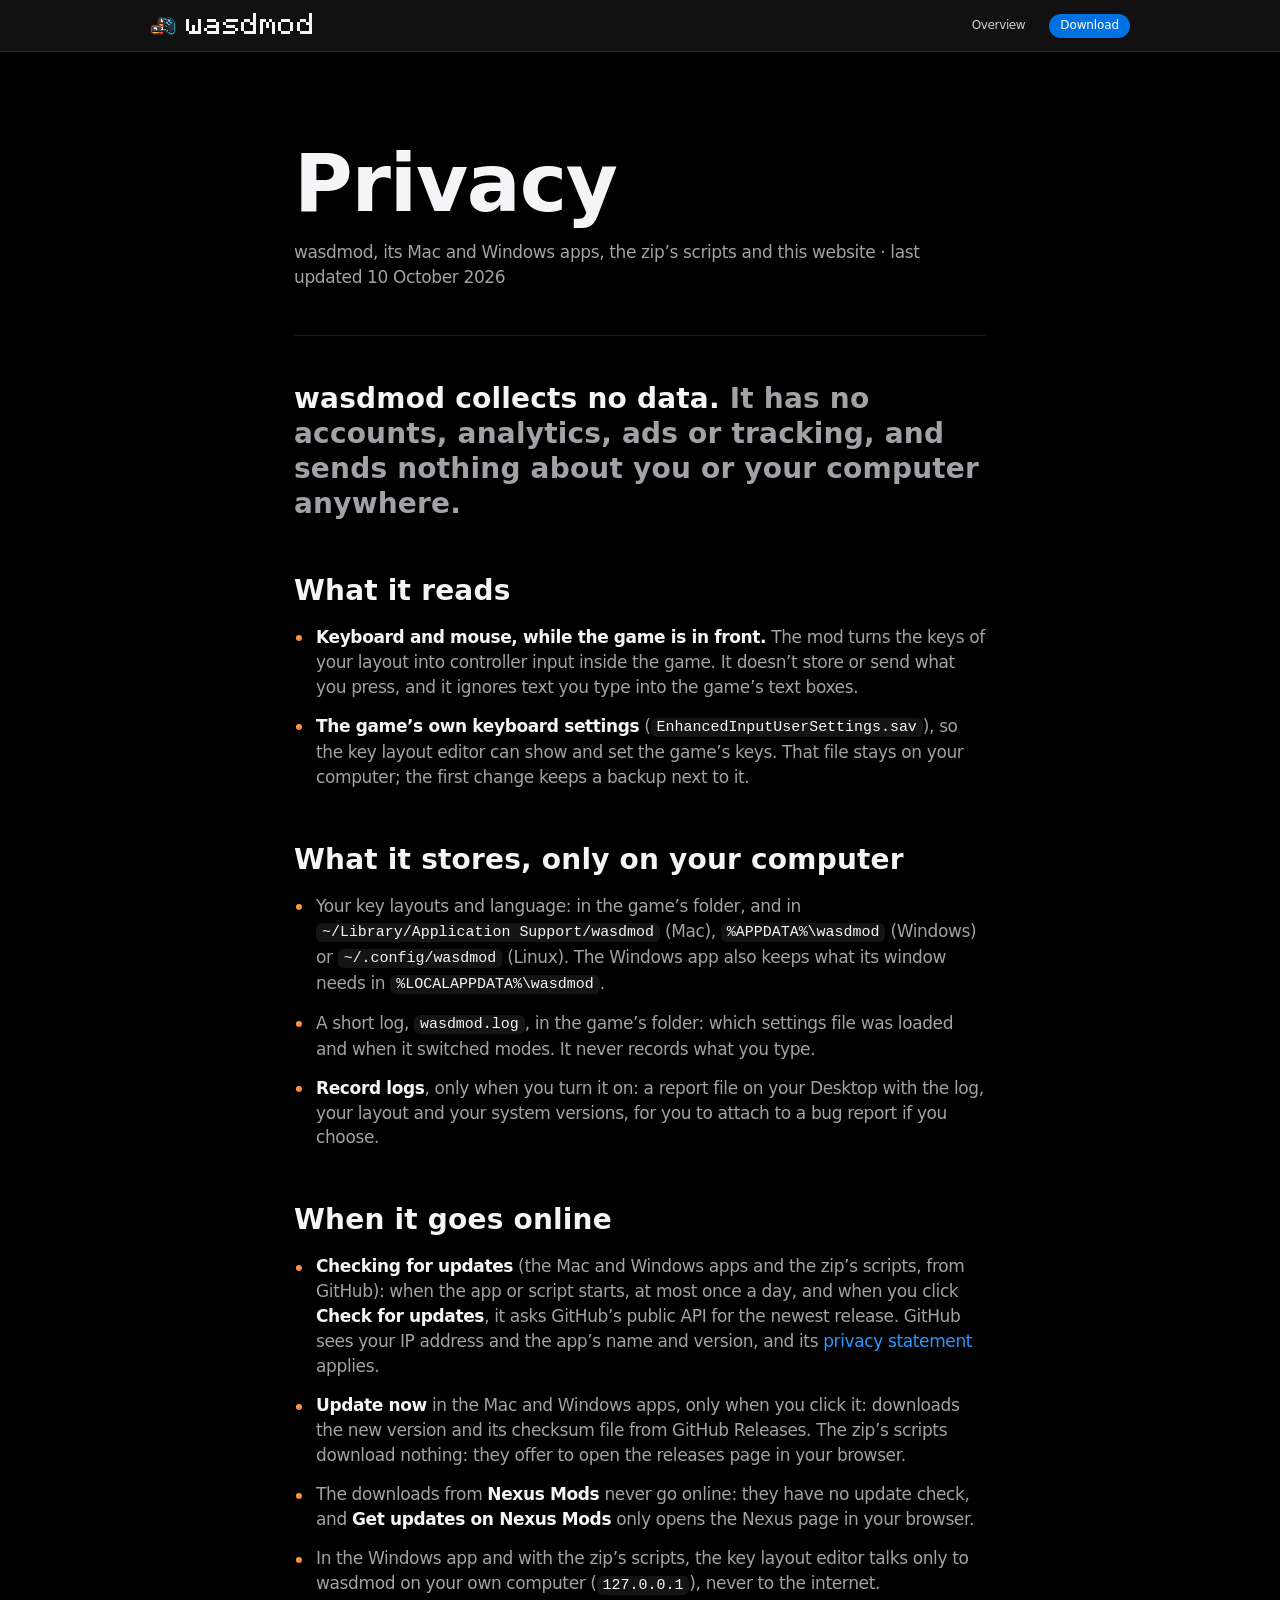
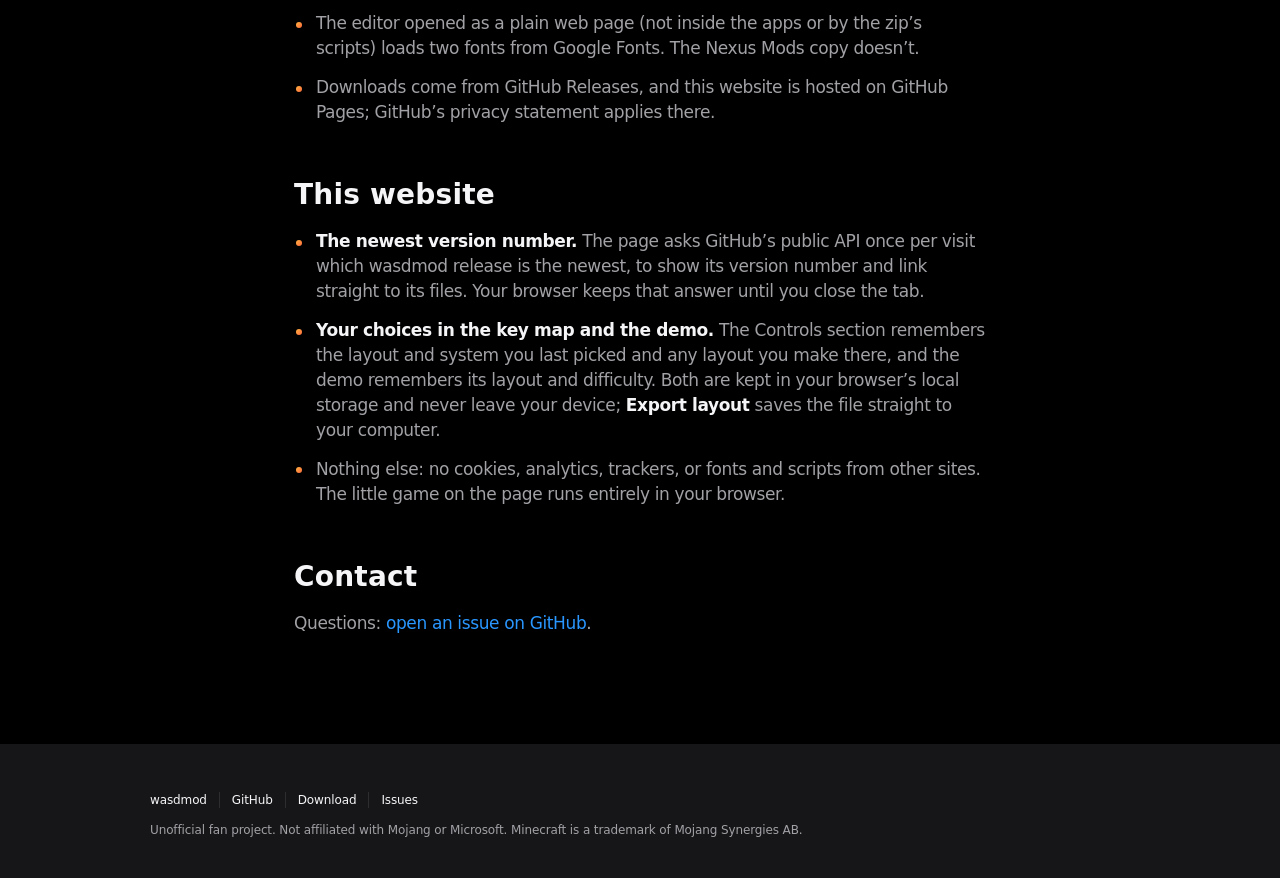
<file: privacy.html>
<!doctype html>
<html lang="en">
<head>
<meta charset="utf-8">
<meta name="viewport" content="width=device-width, initial-scale=1, viewport-fit=cover">
<title>Privacy · wasdmod</title>
<meta name="description" content="wasdmod collects no data. This page lists what it reads, what it stores on your computer and when it goes online.">
<link rel="canonical" href="https://wasdmod.com/privacy.html">
<link rel="icon" type="image/png" href="favicon.png?v=20261009w">
<link rel="apple-touch-icon" href="icon-192.png?v=20261009w">
<meta name="theme-color" content="#000000">
<meta name="color-scheme" content="dark">
<link rel="stylesheet" href="style.css?v=20261010z">
<style>
  .legal-page { padding: calc(var(--nav-h) + clamp(56px, 10vh, 110px)) 0 clamp(80px, 12vh, 140px); }
  .legal-page .container { width: min(692px, 100% - 2 * var(--gutter)); }
  .legal-head { padding-bottom: clamp(32px, 5vh, 48px); border-bottom: 1px solid var(--hairline); }
  .legal-head h1 { font-size: clamp(48px, 7vw, 80px); line-height: 1.05; font-weight: 600; letter-spacing: -.015em; }
  .legal-head .updated { margin-top: 14px; font-size: 17px; color: var(--text-2); }
  .legal-lead { margin-top: clamp(32px, 5vh, 48px); font-size: clamp(21px, 2.2vw, 28px); line-height: 1.25; font-weight: 600; letter-spacing: .007em; color: var(--text-2); }
  .legal-lead strong { color: var(--text); }
  .legal-page h2 { margin-top: clamp(44px, 6vh, 64px); font-size: 28px; line-height: 1.14; font-weight: 600; letter-spacing: .007em; }
  .legal-page ul { margin-top: 18px; display: grid; gap: 14px; }
  .legal-page li { position: relative; padding-left: 22px; color: var(--text-2); }
  .legal-page li::before { content: ""; position: absolute; left: 2px; top: .62em; width: 6px; height: 6px; border-radius: 50%; background: linear-gradient(135deg, #ffb340, #ff6a3d); }
  .legal-page li strong { color: var(--text); }
  .legal-page p.body { margin-top: 18px; color: var(--text-2); }
  .legal-page code { white-space: normal; overflow-wrap: anywhere; }
  .ln-back { font-size: 12px; color: rgba(255, 255, 255, .8); }
  .ln-back:hover { color: #fff; text-decoration: none; }
</style>
</head>
<body>

<a class="skip" href="#main">Skip to content</a>

<nav class="localnav is-scrolled" aria-label="wasdmod">
  <div class="ln-inner">
    <a class="ln-brand" href="./"><img src="icon-192.png?v=20261009w" alt="" width="26" height="26"><span>wasdmod</span></a>
    <a class="ln-back" href="./">Overview</a>
    <a class="ln-cta" href="https://github.com/Wanzho/mcd2-wasd/releases/latest">Download</a>
  </div>
</nav>

<main id="main" class="legal-page">
  <div class="container">
    <header class="legal-head">
      <h1>Privacy</h1>
      <p class="updated">wasdmod, its Mac and Windows apps, the zip’s scripts and this website · last updated 10 October 2026</p>
    </header>

    <p class="legal-lead"><strong>wasdmod collects no data.</strong> It has no accounts, analytics, ads or tracking, and sends nothing about you or your computer anywhere.</p>

    <h2>What it reads</h2>
    <ul>
      <li><strong>Keyboard and mouse, while the game is in front.</strong> The mod turns the keys of your layout into controller input inside the game. It doesn’t store or send what you press, and it ignores text you type into the game’s text boxes.</li>
      <li><strong>The game’s own keyboard settings</strong> (<code>EnhancedInputUserSettings.sav</code>), so the key layout editor can show and set the game’s keys. That file stays on your computer; the first change keeps a backup next to it.</li>
    </ul>

    <h2>What it stores, only on your computer</h2>
    <ul>
      <li>Your key layouts and language: in the game’s folder, and in <code>~/Library/Application Support/wasdmod</code> (Mac), <code>%APPDATA%\wasdmod</code> (Windows) or <code>~/.config/wasdmod</code> (Linux). The Windows app also keeps what its window needs in <code>%LOCALAPPDATA%\wasdmod</code>.</li>
      <li>A short log, <code>wasdmod.log</code>, in the game’s folder: which settings file was loaded and when it switched modes. It never records what you type.</li>
      <li><strong>Record logs</strong>, only when you turn it on: a report file on your Desktop with the log, your layout and your system versions, for you to attach to a bug report if you choose.</li>
    </ul>

    <h2>When it goes online</h2>
    <ul>
      <li><strong>Checking for updates</strong> (the Mac and Windows apps and the zip’s scripts, from GitHub): when the app or script starts, at most once a day, and when you click <strong>Check for updates</strong>, it asks GitHub’s public API for the newest release. GitHub sees your IP address and the app’s name and version, and its <a href="https://docs.github.com/en/site-policy/privacy-policies/github-general-privacy-statement">privacy statement</a> applies.</li>
      <li><strong>Update now</strong> in the Mac and Windows apps, only when you click it: downloads the new version and its checksum file from GitHub Releases. The zip’s scripts download nothing: they offer to open the releases page in your browser.</li>
      <li>The downloads from <strong>Nexus Mods</strong> never go online: they have no update check, and <strong>Get updates on Nexus Mods</strong> only opens the Nexus page in your browser.</li>
      <li>In the Windows app and with the zip’s scripts, the key layout editor talks only to wasdmod on your own computer (<code>127.0.0.1</code>), never to the internet.</li>
      <li>The editor opened as a plain web page (not inside the apps or by the zip’s scripts) loads two fonts from Google Fonts. The Nexus Mods copy doesn’t.</li>
      <li>Downloads come from GitHub Releases, and this website is hosted on GitHub Pages; GitHub’s privacy statement applies there.</li>
    </ul>

    <h2>This website</h2>
    <ul>
      <li><strong>The newest version number.</strong> The page asks GitHub’s public API once per visit which wasdmod release is the newest, to show its version number and link straight to its files. Your browser keeps that answer until you close the tab.</li>
      <li><strong>Your choices in the key map and the demo.</strong> The Controls section remembers the layout and system you last picked and any layout you make there, and the demo remembers its layout and difficulty. Both are kept in your browser’s local storage and never leave your device; <strong>Export layout</strong> saves the file straight to your computer.</li>
      <li>Nothing else: no cookies, analytics, trackers, or fonts and scripts from other sites. The little game on the page runs entirely in your browser.</li>
    </ul>

    <h2>Contact</h2>
    <p class="body">Questions: <a href="https://github.com/Wanzho/mcd2-wasd/issues">open an issue on GitHub</a>.</p>
  </div>
</main>

<footer class="footer">
  <div class="container">
    <nav class="footer-links" aria-label="Links">
      <a href="./">wasdmod</a>
      <a href="https://github.com/Wanzho/mcd2-wasd">GitHub</a>
      <a href="https://github.com/Wanzho/mcd2-wasd/releases/latest">Download</a>
      <a href="https://github.com/Wanzho/mcd2-wasd/issues">Issues</a>
    </nav>
    <p class="legal">Unofficial fan project. Not affiliated with Mojang or Microsoft. Minecraft is a trademark of Mojang Synergies&nbsp;AB.</p>
  </div>
</footer>

</body>
</html>
</file>
<file: style.css>
/* wasdmod — shared styles for index.html and privacy.html */

/* "Mojang" by b.tenthousand (CC0). Small brand accents only. */
@font-face { font-family: "Pixel"; src: url("pixel.ttf") format("truetype"); font-display: swap; }

:root {
  color-scheme: dark;
  --bg: #000;
  --surface: #101012;
  --surface-2: #161618;
  --surface-3: #1d1d1f;
  --hairline: rgba(255, 255, 255, .1);
  --text: #f5f5f7;
  --text-2: #a1a1a6;
  --text-3: #6e6e73;
  --link: #2997ff;
  --blue: #0071e3;
  --warm-1: #ffb340;
  --warm-2: #ff6a3d;
  --warm-3: #ff3d77;
  --violet: #a259ff;
  /* the Dungeons side: the cyan of enchantments and souls. Warm is your keys, cyan is the game */
  --cyan: #1ed6e6;
  --cyan-hi: #7ff3f8;
  --cyan-lo: #0e98bd;
  --grad: linear-gradient(90deg, #ffb340, #ff7a3d 50%, #ff4d6d);
  /* the same sweep for text that wraps: it runs at one pace (amber to coral in 20em), so a short last
     line gets a part of it instead of the whole sweep squeezed into one word */
  /* keys to controller: amber, through yellow, into the game's cyan (no purple) */
  --grad-flow: linear-gradient(90deg, #ff8a14, #ff9a1c 14%, #ffd93b 29%, #1ed6e6 43%);
  --grad-run: linear-gradient(90deg, #ffb340, #ff7a3d 25%, #ff4d6d 50%, #ff7a3d 75%, #ffb340) 0 0 / 40em 100%;
  /* key categories, same as the app's editor */
  --move: #5bb5e0;
  --action: #f19a2e;
  --menu: #6cc27f;
  --mod: #a68cf0;
  /* controller face buttons */
  --pad-a: #5cbf5c;
  --pad-b: #e0584f;
  --pad-x: #4f8fe0;
  --pad-y: #e8b83a;
  --font: -apple-system, BlinkMacSystemFont, "SF Pro Display", "SF Pro Text", "Segoe UI Variable Display", "Segoe UI", system-ui, Roboto, "Helvetica Neue", Arial, sans-serif;
  --mono: ui-monospace, "SF Mono", "Cascadia Mono", Consolas, Menlo, monospace;
  --pixel: "Pixel", ui-monospace, monospace;
  --radius-l: 28px;
  --radius-m: 18px;
  --radius-s: 12px;
}

/* ------------------------------------------------------------------ */
/* Page-level tokens (not shared with the demo / key map)              */
/* ------------------------------------------------------------------ */
:root {
  --nav-h: 52px;
  --gutter: 22px;
  --ease: cubic-bezier(.22, .8, .24, 1);
  --ease-io: cubic-bezier(.65, 0, .35, 1);
  --w-text: 980px;
  --w-wide: 1200px;
}
@media (max-width: 734px) { :root { --nav-h: 48px; --gutter: 20px; } }

/* ------------------------------------------------------------------ */
/* Base                                                                */
/* ------------------------------------------------------------------ */
*, *::before, *::after { box-sizing: border-box; }
html {
  background: var(--bg);
  color: var(--text);
  -webkit-text-size-adjust: 100%;
  text-size-adjust: 100%;
  scroll-padding-top: calc(var(--nav-h) + 12px);
}
@media (prefers-reduced-motion: no-preference) { html { scroll-behavior: smooth; } }
body {
  margin: 0;
  min-height: 100vh;
  background: var(--bg);
  color: var(--text);
  font: 400 17px/1.47 var(--font);
  letter-spacing: -.022em;
  -webkit-font-smoothing: antialiased;
  -moz-osx-font-smoothing: grayscale;
  font-synthesis-weight: none;
  text-rendering: optimizeLegibility;
}
main { display: block; overflow-x: clip; }
img, svg, video, canvas { max-width: 100%; }
img { height: auto; }
h1, h2, h3, h4, p, ol, ul, dl, dd, figure { margin: 0; }
ul, ol { padding: 0; list-style: none; }
a { color: var(--link); text-decoration: none; }
a:hover { text-decoration: underline; }
strong, b { font-weight: 600; }
button { font: inherit; color: inherit; letter-spacing: inherit; }
sup { font-size: .6em; line-height: 0; vertical-align: .9em; margin-left: .1em; }
sup a { color: inherit; }
.final-sub sup, .hero-sub sup { font-size: .45em; vertical-align: 1.1em; }
code { font-family: var(--mono); font-size: .88em; letter-spacing: 0; padding: .1em .4em; border-radius: 6px; background: rgba(255, 255, 255, .08); color: var(--text); white-space: nowrap; }
kbd {
  display: inline-grid;
  place-items: center;
  min-width: 1.9em;
  height: 1.9em;
  padding: 0 .45em;
  margin: 0 .12em;
  border-radius: .45em;
  font: 600 .74em/1 var(--font);
  letter-spacing: 0;
  color: var(--text);
  background: linear-gradient(#2c2c30, #1f1f22);
  box-shadow: inset 0 1px 0 rgba(255, 255, 255, .14), inset 0 -2px 0 rgba(0, 0, 0, .55), 0 1px 0 rgba(0, 0, 0, .6);
  vertical-align: .08em;
  transition: transform .12s var(--ease), background-color .12s, color .12s, box-shadow .12s;
}
kbd.wide { min-width: 4.2em; }
::selection { background: rgba(255, 106, 61, .45); color: #fff; }
:focus-visible { outline: 3px solid rgba(41, 151, 255, .9); outline-offset: 3px; border-radius: 6px; }
[hidden] { display: none !important; }
.sr { position: absolute !important; width: 1px; height: 1px; margin: -1px; padding: 0; overflow: hidden; clip: rect(0 0 0 0); clip-path: inset(50%); white-space: nowrap; border: 0; }

.skip {
  position: fixed;
  top: 10px;
  left: 50%;
  z-index: 1000;
  padding: 10px 18px;
  border-radius: 980px;
  background: var(--blue);
  color: #fff;
  font-size: 14px;
  transform: translate(-50%, -160%);
  transition: transform .25s var(--ease);
}
.skip:focus { transform: translate(-50%, 0); text-decoration: none; }

.container { width: min(var(--w-text), 100% - 2 * var(--gutter)); margin-inline: auto; }
.container-wide { width: min(var(--w-wide), 100% - 2 * var(--gutter)); margin-inline: auto; }

/* ------------------------------------------------------------------ */
/* Type                                                                */
/* ------------------------------------------------------------------ */
.eyebrow {
  font-size: 24px;
  line-height: 1.17;
  font-weight: 600;
  letter-spacing: .009em;
  color: #5ee2ec;
  text-shadow: 0 0 1.1em rgba(30, 214, 230, .5), 0 0 .5em rgba(30, 214, 230, .45), 0 0 .15em rgba(94, 226, 236, .4);
  margin-bottom: 14px;
}
.headline {
  font-size: clamp(40px, 5.4vw, 80px);
  line-height: 1.05;
  font-weight: 600;
  letter-spacing: -.015em;
  text-wrap: balance;
}
.lede {
  font-size: 21px;
  line-height: 1.381;
  font-weight: 600;
  letter-spacing: .011em;
  color: var(--text-2);
  max-width: 34em;
  text-wrap: pretty;
}
.lede strong { color: var(--text); }
.section-head { text-align: center; }
.section-head .lede { margin: 26px auto 0; }
.grad-text {
  background: var(--grad);
  -webkit-background-clip: text;
  background-clip: text;
  color: transparent;
  -webkit-box-decoration-break: clone;
  box-decoration-break: clone;
}
.section-fine { margin-top: 40px; text-align: center; font-size: 17px; color: var(--text-2); }

@media (max-width: 1068px) {
  .eyebrow { font-size: 21px; }
  .lede { font-size: 19px; line-height: 1.42; }
}
@media (max-width: 734px) {
  .eyebrow { font-size: 19px; margin-bottom: 10px; }
  .lede { font-size: 17px; line-height: 1.47; letter-spacing: -.01em; }
  .section-head .lede { margin-top: 18px; }
}

/* ------------------------------------------------------------------ */
/* Buttons and links                                                   */
/* ------------------------------------------------------------------ */
.btn {
  display: inline-flex;
  align-items: center;
  justify-content: center;
  gap: 8px;
  min-height: 44px;
  padding: 11px 22px;
  border-radius: 980px;
  border: 0;
  font-size: 17px;
  line-height: 1.18;
  font-weight: 400;
  letter-spacing: -.022em;
  white-space: nowrap;
  cursor: pointer;
  transition: background-color .2s, transform .2s var(--ease), box-shadow .3s;
}
.btn:hover { text-decoration: none; }
.btn:active { transform: scale(.97); }
.btn-primary { background: var(--blue); color: #fff; }
.btn-primary:hover { background: #0077ed; }
.btn-primary:focus-visible { outline: 3px solid rgba(41, 151, 255, .7); outline-offset: 3px; border-radius: 980px; }

.link-chev {
  display: inline-flex;
  align-items: center;
  gap: .18em;
  color: var(--link);
  font-size: 17px;
  white-space: nowrap;
}
.link-chev::after {
  content: "";
  width: .5em;
  height: .82em;
  background: currentColor;
  -webkit-mask: url("data:image/svg+xml,%3Csvg xmlns='http://www.w3.org/2000/svg' viewBox='0 0 8 14'%3E%3Cpath d='M1.4 1.2 6.6 7l-5.2 5.8' fill='none' stroke='%23000' stroke-width='1.6' stroke-linecap='round' stroke-linejoin='round'/%3E%3C/svg%3E") center / contain no-repeat;
  mask: url("data:image/svg+xml,%3Csvg xmlns='http://www.w3.org/2000/svg' viewBox='0 0 8 14'%3E%3Cpath d='M1.4 1.2 6.6 7l-5.2 5.8' fill='none' stroke='%23000' stroke-width='1.6' stroke-linecap='round' stroke-linejoin='round'/%3E%3C/svg%3E") center / contain no-repeat;
  transform: translateY(.04em);
}
.cta-row { display: flex; flex-wrap: wrap; align-items: center; justify-content: center; gap: 14px 30px; }
.cta-links { display: flex; flex-wrap: wrap; justify-content: center; gap: 10px 28px; }

/* ------------------------------------------------------------------ */
/* Local nav                                                           */
/* ------------------------------------------------------------------ */
.localnav {
  position: fixed;
  inset: 0 0 auto 0;
  z-index: 100;
  height: var(--nav-h);
  color: var(--text);
}
.localnav::before {
  content: "";
  position: absolute;
  inset: 0;
  z-index: -1;
  background: rgba(0, 0, 0, .72);
  -webkit-backdrop-filter: saturate(180%) blur(20px);
  backdrop-filter: saturate(180%) blur(20px);
  box-shadow: inset 0 -1px 0 transparent;
  transition: background-color .5s, box-shadow .5s;
}
.localnav.is-scrolled::before { background: rgba(22, 22, 23, .8); box-shadow: inset 0 -1px 0 var(--hairline); }
.ln-inner {
  position: relative;
  display: flex;
  align-items: center;
  gap: 24px;
  height: 100%;
  width: min(var(--w-text), 100% - 2 * var(--gutter));
  margin-inline: auto;
}
.ln-brand {
  display: inline-flex;
  align-items: center;
  gap: 10px;
  margin-right: auto;
  color: var(--text);
  font: 400 24px/1 var(--pixel);
  letter-spacing: .02em;
  white-space: nowrap;
}
.ln-brand span { transform: translateY(-1px); }
.ln-brand:hover { text-decoration: none; }
.ln-brand img { width: 26px; height: 26px; image-rendering: pixelated; }
.ln-links { display: flex; align-items: center; gap: 24px; }
.ln-links a {
  display: block;
  padding: 4px 0;
  font-size: 12px;
  line-height: 1.33;
  letter-spacing: -.01em;
  color: rgba(255, 255, 255, .8);
  transition: color .2s;
}
.ln-links a:hover { color: #fff; text-decoration: none; }
.ln-links a[aria-current="true"] { color: #fff; }
.ln-cta {
  display: inline-flex;
  align-items: center;
  min-height: 24px;
  padding: 4px 11px;
  border-radius: 980px;
  background: var(--blue);
  color: #fff;
  font-size: 12px;
  line-height: 1.33;
  letter-spacing: -.01em;
  white-space: nowrap;
  transition: background-color .2s;
}
.ln-cta:hover { background: #0077ed; text-decoration: none; }
.ln-toggle {
  display: none;
  width: 32px;
  height: 32px;
  margin-right: -8px;
  padding: 0;
  border: 0;
  border-radius: 50%;
  background: none;
  color: rgba(255, 255, 255, .8);
  cursor: pointer;
}
.ln-toggle svg { display: block; margin: auto; transition: transform .35s var(--ease); }
.ln-toggle[aria-expanded="true"] svg { transform: rotate(180deg); }

@media (max-width: 734px) {
  .ln-inner { gap: 14px; }
  .ln-brand { font-size: 24px; }
  .ln-toggle { display: block; order: 2; }
  .ln-cta { order: 3; }
  .ln-menu {
    position: absolute;
    top: 100%;
    left: calc(-1 * var(--gutter));
    right: calc(-1 * var(--gutter));
    padding: 4px var(--gutter) 22px;
    background: rgba(22, 22, 23, .92);
    -webkit-backdrop-filter: saturate(180%) blur(20px);
    backdrop-filter: saturate(180%) blur(20px);
    box-shadow: 0 1px 0 var(--hairline);
    visibility: hidden;
    opacity: 0;
    transform: translateY(-8px);
    transition: opacity .3s var(--ease), transform .3s var(--ease), visibility 0s .3s;
  }
  .localnav.is-open .ln-menu { visibility: visible; opacity: 1; transform: none; transition: opacity .3s var(--ease), transform .3s var(--ease); }
  .localnav.is-open::before { background: rgba(22, 22, 23, .92); }
  .ln-links { flex-direction: column; align-items: stretch; gap: 0; }
  .ln-links li + li { border-top: 1px solid var(--hairline); }
  .ln-links a { padding: 13px 0; font-size: 17px; color: var(--text); }
}

/* ------------------------------------------------------------------ */
/* Hero                                                                */
/* ------------------------------------------------------------------ */
.hero { position: relative; background: #000; }

/* first screen: only the words, centred */
.hero-intro {
  position: relative;
  display: flex;
  align-items: center;
  justify-content: center;
  min-height: 100vh;
  min-height: 100svh;
  padding: calc(var(--nav-h) + 40px) 0 clamp(48px, 9vh, 100px);
  isolation: isolate;
}
.hero-atmos {
  /* runs 60vh past the first screen and fades out well before its own edges, so there's no seam */
  position: absolute;
  z-index: -1;
  top: 0;
  left: 0;
  right: 0;
  bottom: -60vh;
  pointer-events: none;
  background:
    radial-gradient(64% 36% at 50% 62.5%, rgba(255, 106, 61, .16), rgba(255, 61, 119, .05) 52%, transparent 74%),
    radial-gradient(46% 30% at 82% 4%, rgba(30, 214, 230, .15), transparent 72%);
}
.hero-copy { position: relative; width: min(1120px, 100% - 2 * var(--gutter)); text-align: center; }
.hero-eyebrow {
  display: inline-flex;
  flex-wrap: wrap;
  justify-content: center;
  align-items: center;
  gap: 4px 10px;
  margin-bottom: clamp(10px, 1.6vh, 18px);
  font-size: clamp(24px, 2.5vw, 36px);
  line-height: 1.2;
  font-weight: 600;
  letter-spacing: .009em;
  color: var(--text);
}
.hero-eyebrow img { width: 1.2em; height: 1.2em; image-rendering: pixelated; }
.hero-eyebrow span { color: #5ee2ec; font-weight: 600; text-shadow: 0 0 1.1em rgba(30, 214, 230, .55), 0 0 .5em rgba(30, 214, 230, .5), 0 0 .15em rgba(94, 226, 236, .45); }
.hero .hero-title {
  font-size: clamp(44px, min(7.4vw, 11.8vh), 104px);
  line-height: 1.04;
  font-weight: 600;
  letter-spacing: -.02em;
  text-wrap: balance;
}
.hero-sub {
  max-width: 31em;
  margin: clamp(12px, 2vh, 22px) auto 0;
  font-size: clamp(19px, min(1.8vw, 3vh), 27px);
  line-height: 1.24;
  font-weight: 600;
  letter-spacing: .004em;
  color: var(--text-2);
  text-wrap: balance;
}
.hero-sub-lead { color: var(--text); }
.hero .cta-row { margin-top: clamp(20px, 3.4vh, 34px); flex-direction: column; gap: 18px; }
.hero-fine { margin-top: 16px; font-size: 14px; line-height: 1.43; letter-spacing: -.016em; color: var(--text-2); }

/* as the words leave through the top they drift a little and fade: tied to how much of them is off
   screen (not to the screen's height), so they never fade while most of them is still in view */
@supports (animation-timeline: view()) {
  .motion .hero-copy { animation: hero-leave linear both; animation-timeline: view(block 0px); animation-range: exit 0% exit 100%; }
}
@keyframes hero-leave { 25% { opacity: 1; } 72% { opacity: .7; } to { opacity: 0; translate: 0 8vh; } }
.cyan-text { color: #5ee2ec; }

/* intro words rise once on load (they start faint, not hidden, so the first paint is never blank) */
.motion .hero-copy > * { animation: rise .9s var(--ease) both; }
.motion .hero-copy > :nth-child(2) { animation-delay: .06s; }
.motion .hero-copy > :nth-child(3) { animation-delay: .12s; }
.motion .hero-copy > :nth-child(4) { animation-delay: .18s; }
.motion .hero-copy > :nth-child(5) { animation-delay: .22s; }
@keyframes rise { from { opacity: .35; transform: translateY(14px); } to { opacity: 1; transform: none; } }

@media (max-width: 734px) {
  .hero-eyebrow { font-size: 22px; gap: 4px 8px; }
  .hero .hero-title { font-size: clamp(40px, 12vw, 56px); }
  .hero-sub { font-size: 19px; max-width: 20em; }
  .hero .cta-row { flex-direction: column; gap: 16px; }
}

/* ------------------------------------------------------------------ */
/* Reveals                                                             */
/* ------------------------------------------------------------------ */
.motion .reveal {
  opacity: 0;
  transform: translateY(22px);
  transition: opacity .7s var(--ease), transform .9s var(--ease);
  transition-delay: var(--rd, 0s);
}
.motion .reveal.in { opacity: 1; transform: none; }

/* ------------------------------------------------------------------ */
/* Statement (word-by-word highlight)                                  */
/* ------------------------------------------------------------------ */
.statement { position: relative; padding: clamp(36px, 5vh, 64px) 0 clamp(90px, 13vh, 150px); }
.statement-text {
  max-width: 22em;
  font-size: clamp(28px, 3.7vw, 54px);
  line-height: 1.16;
  font-weight: 600;
  letter-spacing: -.012em;
  color: var(--text);
  text-wrap: pretty;
}
.statement-text .em {
  background: var(--grad-flow);
  -webkit-background-clip: text;
  background-clip: text;
  color: transparent;
  -webkit-box-decoration-break: clone;
  box-decoration-break: clone;
}
/* with the words split (site.js), each word carries its own slice of the sweep, so it runs once from
   the first word to the last however the lines wrap */
.statement-text .em.is-flow { background: none; }
.statement-text .em.is-flow .w { background: linear-gradient(90deg, var(--g0), var(--g1)); -webkit-background-clip: text; background-clip: text; }
.statement-text .w { color: #424245; transition: color .6s var(--ease) var(--wd, 0s); }
.statement-text.is-lit .w { color: var(--text); }
.statement-text.is-lit .em .w { color: transparent; }
.statement-foot { margin-top: clamp(28px, 4vh, 44px); font-size: clamp(19px, 1.7vw, 24px); line-height: 1.3; font-weight: 600; color: var(--text-2); }

/* ------------------------------------------------------------------ */
/* Try it                                                              */
/* ------------------------------------------------------------------ */
.try { position: relative; padding: clamp(80px, 12vh, 140px) 0 clamp(110px, 15vh, 170px); }
.try-keys {
  display: flex;
  flex-wrap: wrap;
  justify-content: center;
  gap: 10px 28px;
  margin-top: 26px;
  font-size: 17px;
  color: var(--text-2);
}
.try-keys > span { white-space: nowrap; }
.try-keys kbd { font-size: 13px; }
.demo-wrap { width: min(1040px, 100% - 2 * var(--gutter)); margin: clamp(40px, 6vh, 64px) auto 0; }
.drag-tip {
  display: flex;
  align-items: center;
  gap: 12px;
  width: fit-content;
  max-width: 100%;
  margin: 24px auto 0;
  padding: 10px 22px 10px 14px;
  border-radius: 980px;
  background: rgba(255, 255, 255, .07);
  box-shadow: inset 0 0 0 1px rgba(255, 138, 61, .3), 0 10px 40px -12px rgba(255, 106, 61, .35);
  font-size: clamp(17px, 1.5vw, 21px);
  line-height: 1.3;
  font-weight: 600;
  text-align: left;
  color: var(--text);
}
.drag-glyph { flex: none; width: 46px; height: 30px; color: var(--text-2); }
.drag-fine { max-width: 36em; margin: 12px auto 0; font-size: 14px; line-height: 1.43; color: var(--text-2); text-wrap: balance; }
.drag-em {
  font-weight: 600;
  background: var(--grad-run);
  -webkit-background-clip: text;
  background-clip: text;
  color: transparent;
  -webkit-box-decoration-break: clone;
  box-decoration-break: clone;
}
.demo-frame { transform-origin: 50% 20%; }
.motion .demo-frame { opacity: .2; transform: translateY(36px) scale(.95); transition: opacity .7s var(--ease), transform 1s var(--ease); }
.motion .demo-frame.is-in { opacity: 1; transform: none; }
.demo-note { margin-top: 20px; text-align: center; font-size: 14px; color: var(--text-2); }
.noscript-note { padding: 48px 24px; border-radius: var(--radius-l); background: var(--surface); text-align: center; font-size: 17px; color: var(--text-2); }

/* ------------------------------------------------------------------ */
/* Highlights: a carousel (swipe or scroll sideways, arrows, dots)     */
/* ------------------------------------------------------------------ */
.highlights {
  --hl-pad: max(var(--gutter), (100% - var(--w-wide)) / 2);
  position: relative;
  padding: clamp(90px, 13vh, 160px) 0 clamp(90px, 12vh, 140px);
}
.hl-head { margin-bottom: clamp(30px, 4.6vh, 52px); }
.hl-viewport {
  overflow-x: auto;
  overflow-y: hidden;
  scroll-snap-type: x mandatory;
  scroll-padding-inline: var(--hl-pad);
  overscroll-behavior-x: contain;
  scrollbar-width: none;
  -webkit-overflow-scrolling: touch;
}
.hl-viewport::-webkit-scrollbar { display: none; }
.hl-viewport:focus-visible { outline: 3px solid rgba(41, 151, 255, .9); outline-offset: -3px; border-radius: var(--radius-l); }
.hl-track {
  position: relative;
  display: flex;
  gap: 20px;
  width: max-content;
  padding: 4px var(--hl-pad) 8px;
}
.hl-card {
  position: relative;
  flex: none;
  display: flex;
  flex-direction: column;
  width: clamp(290px, 31vw, 440px);
  height: clamp(500px, 66vh, 620px);
  border-radius: var(--radius-l);
  background: var(--surface);
  overflow: hidden;
  scroll-snap-align: start;
  isolation: isolate;
}
.hl-copy { position: relative; z-index: 2; padding: 32px 32px 0; }
.hl-copy h3 { font-size: 24px; line-height: 1.17; font-weight: 600; letter-spacing: .009em; }
.hl-copy p { margin-top: 10px; font-size: 17px; line-height: 1.42; color: var(--text-2); }
.hl-card .hl-art { order: 2; }
.hl-art { position: relative; flex: 1; min-height: 0; font-size: clamp(8.6px, .76vw, 11px); overflow: hidden; }
.hl-controls {
  display: grid;
  grid-template-columns: 1fr auto 1fr;
  align-items: center;
  gap: 12px;
  margin-top: clamp(22px, 3.6vh, 36px);
}
.hl-dots {
  grid-column: 2;
  display: flex;
  align-items: center;
  min-height: 44px;
  padding: 0 10px;
  border-radius: 980px;
  background: rgba(255, 255, 255, .1);
}
.hl-dot { position: relative; width: 22px; height: 44px; padding: 0; border: 0; background: none; cursor: pointer; }
.hl-dot::before {
  content: "";
  position: absolute;
  left: 50%;
  top: 50%;
  width: 8px;
  height: 8px;
  margin: -4px 0 0 -4px;
  border-radius: 4px;
  background: rgba(255, 255, 255, .42);
  transition: width .35s var(--ease), margin .35s var(--ease), background-color .3s;
}
.hl-dot:hover::before { background: rgba(255, 255, 255, .75); }
.hl-dot[aria-current="true"]::before { width: 24px; margin-left: -12px; background: var(--text); }
.hl-dot[aria-current="true"] { width: 38px; }
.hl-dot:focus-visible { outline-offset: -6px; border-radius: 12px; }
.hl-arrows { grid-column: 3; justify-self: end; display: flex; gap: 14px; }
.hl-arrow {
  display: grid;
  place-items: center;
  width: 44px;
  height: 44px;
  padding: 0;
  border: 0;
  border-radius: 50%;
  background: rgba(255, 255, 255, .1);
  color: var(--text);
  cursor: pointer;
  transition: background-color .2s, opacity .2s, transform .2s var(--ease);
}
.hl-arrow:hover:not(:disabled) { background: rgba(255, 255, 255, .18); }
.hl-arrow:active:not(:disabled) { transform: scale(.94); }
.hl-arrow:disabled { opacity: .35; cursor: default; }
.hl-arrow:focus-visible { border-radius: 50%; }
.no-js .hl-controls { display: none; }
.js .hl-card .hl-art * { animation-play-state: paused !important; }
.js .hl-card.is-inview .hl-art * { animation-play-state: running !important; }
/* the page's other endless loops rest while their section is off screen (site.js sets .is-away) */
.is-away :is(.wd-dot, .tr-dot, .tr-done .btn, .final-icon img) { animation-play-state: paused !important; }

/* small keycap used in the illustrations */
.kcap {
  position: relative;
  display: inline-grid;
  place-items: center;
  min-width: 2.15em;
  height: 2.15em;
  padding: 0 .6em;
  border-radius: .5em;
  font: 600 1.3em/1 var(--font);
  letter-spacing: 0;
  color: var(--text);
  white-space: nowrap;
  background: linear-gradient(#36363c, #242428);
  box-shadow: inset 0 1px 0 rgba(255, 255, 255, .16), inset 0 -.16em 0 rgba(0, 0, 0, .5), 0 .2em .5em rgba(0, 0, 0, .5);
}
.kcap.sm { font-size: 1.12em; }
.kcap small { display: block; font-size: .56em; font-weight: 500; color: var(--text-2); margin-top: .25em; }
.kcap.flip { padding: 0; min-width: 2.15em; perspective: 12em; background: none; box-shadow: none; }
.kcap.flip b {
  position: absolute;
  inset: 0;
  display: grid;
  place-items: center;
  border-radius: inherit;
  font-weight: 600;
  background: linear-gradient(#36363c, #242428);
  box-shadow: inset 0 1px 0 rgba(255, 255, 255, .16), inset 0 -.16em 0 rgba(0, 0, 0, .5);
  -webkit-backface-visibility: hidden;
  backface-visibility: hidden;
}
.kcap.flip .f2 { transform: rotateX(180deg); background: linear-gradient(#ffb340, #ff6a3d); color: #1e0f05; }

/* 1 · dodge with the mouse: click to dodge, hold and drag to roll that way (8 s loop) */
.art-dodge .ad-stage { position: absolute; left: 50%; top: 50%; width: 36em; height: 26em; margin: -13em 0 0 -18em; }
.art-dodge .ad-floor {
  position: absolute;
  inset: -3em;
  background: radial-gradient(rgba(255, 255, 255, .13) 1px, transparent 1.4px) 0 0 / 2.2em 2.2em;
  -webkit-mask: radial-gradient(58% 58% at 45% 58%, #000, transparent);
  mask: radial-gradient(58% 58% at 45% 58%, #000, transparent);
}
.art-dodge .ad-lines { position: absolute; inset: 0; width: 100%; height: 100%; overflow: visible; }
.art-dodge .ad-aim { fill: none; stroke: url(#adGrad); stroke-width: 3.4; stroke-linecap: round; stroke-dasharray: 100; stroke-dashoffset: 100; opacity: 0; animation: ad-aim 8s infinite both; }
.art-dodge .ad-head { fill: none; stroke: #ff3d77; stroke-width: 3.4; stroke-linecap: round; stroke-linejoin: round; opacity: 0; animation: ad-head 8s infinite both; }
.art-dodge .ad-was { fill: none; stroke: rgba(255, 255, 255, .38); stroke-width: 1.6; stroke-dasharray: 4 5; opacity: 0; animation: ad-was 8s infinite both; }
.art-dodge .ad-g { position: absolute; inset: 0; }
.art-dodge .g1 { opacity: .42; }
.art-dodge .g2 { opacity: .24; }
.art-dodge .g3 { opacity: .12; }
.art-dodge .ad-orb {
  position: absolute;
  left: 0;
  top: 0;
  width: 3.2em;
  height: 3.2em;
  margin: -1.6em;
  border-radius: 50%;
  background: radial-gradient(circle at 35% 30%, #fff3d6, #ffb340 35%, #ff6a3d 70%, #c2305a);
  box-shadow: 0 0 2.4em rgba(255, 140, 60, .7), 0 0 .6em rgba(255, 190, 120, .8);
  animation: ad-orb 8s infinite both;
}
.art-dodge .g1 .ad-orb, .art-dodge .g2 .ad-orb, .art-dodge .g3 .ad-orb { box-shadow: none; filter: blur(1px); }
.art-dodge .g1 .ad-orb { animation-delay: .04s; }
.art-dodge .g2 .ad-orb { animation-delay: .08s; }
.art-dodge .g3 .ad-orb { animation-delay: .12s; }
.art-dodge .ad-mouse {
  position: absolute;
  left: 29em;
  top: 20em;
  width: 4.2em;
  height: 6.3em;
  margin: -3.15em 0 0 -2.1em;
  color: rgba(255, 255, 255, .78);
  overflow: visible;
  animation: ad-mouse 8s infinite both;
}
.art-dodge .ad-mouse .rb { fill: #ff6a3d; opacity: 0; animation: ad-rb 8s infinite both; }
.art-dodge .ad-label {
  position: absolute;
  padding: .45em .9em;
  border-radius: 2em;
  font-size: 1.25em;
  font-weight: 600;
  white-space: nowrap;
  color: #1e0f05;
  background: linear-gradient(90deg, #ffb340, #ff6a3d);
  opacity: 0;
}
.art-dodge .l1 { left: 64.4%; top: 53%; animation: ad-l1 8s infinite both; }
.art-dodge .l2 { left: 52%; top: 39.5%; animation: ad-l2 8s infinite both; }
.art-dodge .l3 { left: 3%; top: 27%; background: linear-gradient(90deg, #ff6a3d, #ff3d77); color: #fff; animation: ad-l3 8s infinite both; }
@keyframes ad-orb {
  0% { transform: translate(21.5em, 19em); opacity: 0; animation-timing-function: linear; }
  3% { transform: translate(21.5em, 19em); opacity: 1; animation-timing-function: linear; }
  10% { transform: translate(18.5em, 19em); opacity: 1; animation-timing-function: cubic-bezier(.15, .9, .3, 1); }
  16% { transform: translate(12.5em, 19em); opacity: 1; }
  64% { transform: translate(12.5em, 19em); opacity: 1; animation-timing-function: cubic-bezier(.2, .8, .25, 1); }
  74% { transform: translate(4.31em, 13.26em); opacity: 1; }
  90% { transform: translate(4.31em, 13.26em); opacity: 1; }
  95% { transform: translate(4.31em, 13.26em); opacity: 0; }
  100% { transform: translate(21.5em, 19em); opacity: 0; }
}
@keyframes ad-mouse {
  0%, 36% { transform: none; opacity: 1; animation-timing-function: cubic-bezier(.45, 0, .25, 1); }
  56%, 90% { transform: translate(-5.4em, -3.79em); opacity: 1; }
  94% { transform: translate(-5.4em, -3.79em); opacity: 0; }
  96% { transform: none; opacity: 0; }
  100% { transform: none; opacity: 1; }
}
@keyframes ad-rb { 0%, 9.9% { opacity: 0; } 10%, 14% { opacity: 1; } 15%, 33.9% { opacity: 0; } 34%, 63.9% { opacity: 1; } 64%, 100% { opacity: 0; } }
@keyframes ad-aim {
  0%, 35.9% { stroke-dashoffset: 100; opacity: 0; }
  36% { stroke-dashoffset: 100; opacity: 1; animation-timing-function: cubic-bezier(.45, 0, .25, 1); }
  56%, 90% { stroke-dashoffset: 0; opacity: 1; }
  95% { stroke-dashoffset: 0; opacity: 0; }
  96%, 100% { stroke-dashoffset: 100; opacity: 0; }
}
@keyframes ad-head { 0%, 54% { opacity: 0; } 57%, 90% { opacity: 1; } 95%, 100% { opacity: 0; } }
@keyframes ad-was { 0%, 35% { opacity: 0; } 40%, 64% { opacity: 1; } 70%, 100% { opacity: 0; } }
@keyframes ad-l1 { 0%, 9% { opacity: 0; transform: translateY(.4em); } 11%, 28% { opacity: 1; transform: none; } 31%, 100% { opacity: 0; transform: none; } }
@keyframes ad-l2 { 0%, 36% { opacity: 0; transform: translateY(.4em); } 39%, 63% { opacity: 1; transform: none; } 66%, 100% { opacity: 0; transform: none; } }
@keyframes ad-l3 { 0%, 65% { opacity: 0; transform: translateY(.4em); } 68%, 90% { opacity: 1; transform: none; } 94%, 100% { opacity: 0; transform: none; } }

/* 2 · the mouse, when you need it */
.art-cursor .ac-menu {
  position: absolute;
  left: 50%;
  top: 42%;
  width: 24em;
  padding: 1.4em;
  border-radius: 1.4em;
  background: #1b1b1e;
  box-shadow: 0 0 0 1px rgba(255, 255, 255, .08), 0 1.6em 3em rgba(0, 0, 0, .5);
  transform: translate(-50%, -50%);
}
.art-cursor .ac-tabs { display: flex; gap: .6em; margin-bottom: 1.2em; }
.art-cursor .ac-tabs i { display: block; height: .9em; width: 4.4em; border-radius: 1em; background: rgba(255, 255, 255, .12); }
.art-cursor .ac-tabs i:first-child { background: rgba(108, 194, 127, .7); }
.art-cursor .ac-grid { display: grid; grid-template-columns: repeat(4, 1fr); gap: .7em; }
.art-cursor .ac-grid i { display: block; aspect-ratio: 1; border-radius: .7em; background: rgba(255, 255, 255, .06); box-shadow: inset 0 0 0 1px rgba(255, 255, 255, .06); }
.art-cursor .ac-grid i.hot { animation: ac-hot 6s infinite; }
@keyframes ac-hot {
  0%, 31% { background: rgba(255, 255, 255, .06); box-shadow: inset 0 0 0 1px rgba(255, 255, 255, .06); }
  34%, 62% { background: rgba(108, 194, 127, .28); box-shadow: inset 0 0 0 2px #6cc27f; }
  70%, 100% { background: rgba(255, 255, 255, .06); box-shadow: inset 0 0 0 1px rgba(255, 255, 255, .06); }
}
.art-cursor .ac-pointer {
  position: absolute;
  left: 50%;
  top: 42%;
  width: 2.6em;
  height: 2.6em;
  filter: drop-shadow(0 .3em .5em rgba(0, 0, 0, .6));
  animation: ac-pointer 6s infinite;
}
@keyframes ac-pointer {
  0%, 8% { opacity: 0; transform: translate(9em, 8em); }
  12% { opacity: 1; transform: translate(9em, 8em); animation-timing-function: cubic-bezier(.4, 0, .2, 1); }
  30% { opacity: 1; transform: translate(4.2em, 2.6em) scale(1); }
  33% { transform: translate(4.2em, 2.6em) scale(.85); }
  36%, 58% { opacity: 1; transform: translate(4.2em, 2.6em) scale(1); }
  64%, 100% { opacity: 0; transform: translate(4.2em, 2.6em); }
}
.art-cursor .ac-alt {
  position: absolute;
  left: 9%;
  bottom: 12%;
  min-width: 4.4em;
  height: 4.4em;
  font-size: 1.15em;
  flex-direction: column;
  animation: ac-alt 6s infinite;
}
.art-cursor .ac-alt b { display: block; font-size: 1.1em; }
@keyframes ac-alt {
  0%, 6% { transform: none; color: var(--text); background: linear-gradient(#36363c, #242428); }
  9%, 58% { transform: translateY(.18em); color: #fff; background: linear-gradient(#a68cf0, #7f63d8); }
  62%, 100% { transform: none; color: var(--text); background: linear-gradient(#36363c, #242428); }
}
.art-cursor .ac-chat { position: absolute; right: 9%; bottom: 14%; display: flex; align-items: center; gap: .7em; }
.art-cursor .ac-chat .kcap { animation: ac-t 6s infinite; }
@keyframes ac-t {
  0%, 66% { transform: none; background: linear-gradient(#36363c, #242428); }
  68%, 74% { transform: translateY(.18em); background: linear-gradient(#a68cf0, #7f63d8); }
  77%, 100% { transform: none; background: linear-gradient(#36363c, #242428); }
}
.art-cursor .ac-bubble {
  padding: .6em 1em;
  border-radius: 1.2em 1.2em 1.2em .3em;
  font-size: 1.25em;
  font-weight: 500;
  color: var(--text);
  background: #2a2a2e;
  opacity: 0;
  animation: ac-bubble 6s infinite;
}
.art-cursor .ac-bubble i { font-style: normal; animation: ac-dot 1s infinite; }
.art-cursor .ac-bubble i:nth-child(2) { animation-delay: .15s; }
.art-cursor .ac-bubble i:nth-child(3) { animation-delay: .3s; }
@keyframes ac-bubble { 0%, 70% { opacity: 0; transform: translateX(-.5em); } 74%, 94% { opacity: 1; transform: none; } 98%, 100% { opacity: 0; } }
@keyframes ac-dot { 0%, 100% { opacity: .25; } 40% { opacity: 1; } }

/* 3 · change keys mid-game */
.art-swap .as-list {
  position: absolute;
  left: 50%;
  top: 44%;
  width: 24em;
  padding: 1.5em 1.6em 1.1em;
  border-radius: 1.2em;
  background: rgba(58, 58, 63, .92);
  box-shadow: 0 1.6em 3em rgba(0, 0, 0, .5);
  transform: translate(-50%, -50%);
  animation: as-list 7s var(--ease) infinite;
}
@keyframes as-list {
  0%, 3% { opacity: 0; transform: translate(-50%, -46%) scale(.96); }
  10%, 88% { opacity: 1; transform: translate(-50%, -50%); }
  95%, 100% { opacity: 0; transform: translate(-50%, -50%) scale(.98); }
}
.art-swap .as-title { margin-bottom: .7em; font-size: 1.35em; font-weight: 500; color: #f0c674; }
.art-swap .as-row { display: flex; align-items: center; gap: 1em; padding: .42em .5em; margin: 0 -.5em; border-radius: .6em; font-size: 1.3em; color: #eee; }
.art-swap .as-row .kcap { font-size: .86em; min-width: 3.4em; }
.art-swap .as-row.hot { animation: as-hot 7s infinite; }
@keyframes as-hot { 0%, 26% { background: transparent; } 30%, 70% { background: rgba(255, 179, 64, .16); } 76%, 100% { background: transparent; } }
.art-swap .flip .f1 { animation: flip-a 7s var(--ease) infinite; }
.art-swap .flip .f2 { animation: flip-b 7s var(--ease) infinite; }
@keyframes flip-a { 0%, 34% { transform: rotateX(0); } 42%, 90% { transform: rotateX(-180deg); } 96%, 100% { transform: rotateX(0); } }
@keyframes flip-b { 0%, 34% { transform: rotateX(180deg); } 42%, 90% { transform: rotateX(0); } 96%, 100% { transform: rotateX(180deg); } }
.art-swap .as-toast {
  position: absolute;
  left: 50%;
  bottom: 9%;
  display: inline-flex;
  align-items: center;
  gap: .5em;
  padding: .7em 1.2em;
  border-radius: 2em;
  font-size: 1.25em;
  font-weight: 600;
  white-space: nowrap;
  color: #0c2a14;
  background: #6cc27f;
  box-shadow: 0 .8em 2em rgba(108, 194, 127, .3);
  transform: translateX(-50%);
  opacity: 0;
  animation: as-toast 7s var(--ease) infinite;
}
.art-swap .as-toast svg { width: 1.1em; height: 1.1em; }
@keyframes as-toast {
  0%, 44% { opacity: 0; transform: translate(-50%, 1em); }
  49%, 80% { opacity: 1; transform: translate(-50%, 0); }
  86%, 100% { opacity: 0; transform: translate(-50%, 0); }
}
.art-swap .as-f9 { position: absolute; right: 8%; top: 7%; font-size: 1.15em; animation: as-f9 7s infinite; }
@keyframes as-f9 {
  0%, 1% { transform: none; background: linear-gradient(#36363c, #242428); }
  3%, 7% { transform: translateY(.18em); background: linear-gradient(#a68cf0, #7f63d8); }
  10%, 100% { transform: none; background: linear-gradient(#36363c, #242428); }
}

/* 4 · in sync with the game */
.art-sync .sy-table {
  position: absolute;
  left: 50%;
  top: 40%;
  width: 26em;
  padding: 1em 1.4em;
  border-radius: 1.2em;
  background: #1b1b1e;
  box-shadow: 0 0 0 1px rgba(255, 255, 255, .08), 0 1.6em 3em rgba(0, 0, 0, .5);
  transform: translate(-50%, -50%);
}
.art-sync .sy-head, .art-sync .sy-row { display: grid; grid-template-columns: 1fr 4.6em 4.6em; align-items: center; justify-items: center; gap: .6em; }
.art-sync .sy-head { padding: .2em 0 .7em; font-size: 1.1em; font-weight: 600; color: var(--text-3); text-transform: uppercase; letter-spacing: .06em; }
.art-sync .sy-row { padding: .65em 0; border-top: 1px solid rgba(255, 255, 255, .07); font-size: 1.3em; }
.art-sync .sy-row > span:first-child { justify-self: start; color: var(--text); }
.art-sync .sy-row .kcap { font-size: .9em; }
.art-sync .sy-row.r1 .f1 { animation: sync-a 7s var(--ease) infinite; animation-delay: 0s; }
.art-sync .sy-row.r1 .f2 { animation: sync-b 7s var(--ease) infinite; animation-delay: 0s; }
.art-sync .sy-row.r2 .f1 { animation: sync-a 7s var(--ease) infinite; animation-delay: .5s; }
.art-sync .sy-row.r2 .f2 { animation: sync-b 7s var(--ease) infinite; animation-delay: .5s; }
.art-sync .sy-row.r3 .f1 { animation: sync-a 7s var(--ease) infinite; animation-delay: 1s; }
.art-sync .sy-row.r3 .f2 { animation: sync-b 7s var(--ease) infinite; animation-delay: 1s; }
.art-sync .kcap.flip .f1 { background: linear-gradient(#5a2a2a, #3d1c1c); color: #ffb4ad; box-shadow: inset 0 0 0 1px rgba(224, 88, 79, .5); }
.art-sync .kcap.flip .f2 { background: linear-gradient(#2d5a39, #1d3d26); color: #c8f2d2; box-shadow: inset 0 0 0 1px rgba(108, 194, 127, .55); }
@keyframes sync-a { 0%, 22% { transform: rotateX(0); } 30%, 86% { transform: rotateX(-180deg); } 93%, 100% { transform: rotateX(0); } }
@keyframes sync-b { 0%, 22% { transform: rotateX(180deg); } 30%, 86% { transform: rotateX(0); } 93%, 100% { transform: rotateX(180deg); } }
.art-sync .sy-status { position: absolute; left: 0; right: 0; bottom: 12%; display: grid; justify-items: center; font-size: 1.3em; font-weight: 600; }
.art-sync .sy-status > span { grid-area: 1 / 1; display: inline-flex; align-items: center; gap: .45em; padding: .55em 1.1em; border-radius: 2em; white-space: nowrap; }
.art-sync .sy-status .bad { color: #ffb4ad; background: rgba(224, 88, 79, .16); animation: sy-bad 7s infinite; }
.art-sync .sy-status .good { color: #8fe0a2; background: rgba(108, 194, 127, .16); opacity: 0; animation: sy-good 7s infinite; }
.art-sync .sy-status svg { width: 1.1em; height: 1.1em; }
@keyframes sy-bad { 0%, 40% { opacity: 1; transform: none; } 45%, 92% { opacity: 0; transform: translateY(-.4em); } 97%, 100% { opacity: 1; transform: none; } }
@keyframes sy-good { 0%, 42% { opacity: 0; transform: translateY(.4em); } 48%, 88% { opacity: 1; transform: none; } 93%, 100% { opacity: 0; } }

/* 5 · nothing in the game changes */
.art-file .af-win {
  position: absolute;
  left: 50%;
  top: 40%;
  width: 27em;
  border-radius: 1.2em;
  background: #1b1b1e;
  box-shadow: 0 0 0 1px rgba(255, 255, 255, .08), 0 1.6em 3em rgba(0, 0, 0, .5);
  transform: translate(-50%, -50%);
  overflow: hidden;
}
.art-file .af-bar { display: flex; align-items: center; gap: .6em; padding: .85em 1.2em; font-size: 1.15em; color: var(--text-2); background: rgba(255, 255, 255, .05); }
.art-file .af-bar svg { width: 1.3em; height: 1.1em; color: #e8b83a; }
.art-file .af-list { padding: .5em .7em .8em; }
.art-file .af-list li { position: relative; display: flex; align-items: center; gap: .7em; padding: .6em .6em; border-radius: .6em; font-size: 1.22em; color: var(--text-2); white-space: nowrap; }
.art-file .af-list .ico { width: 1.15em; height: 1.35em; border-radius: .2em; background: rgba(255, 255, 255, .18); flex: none; }
.art-file .af-list em { margin-left: auto; font-style: normal; font-size: .82em; font-weight: 600; padding: .25em .7em; border-radius: 1em; }
.art-file .af-list .mod { color: var(--text); background: rgba(255, 106, 61, .14); animation: af-mod 6s infinite; }
.art-file .af-list .mod .ico { background: linear-gradient(#ffb340, #ff6a3d); }
.art-file .af-list .mod em { color: #1e0f05; background: linear-gradient(90deg, #ffb340, #ff6a3d); }
.art-file .af-list .cfg em { color: var(--text-2); background: rgba(255, 255, 255, .08); }
@keyframes af-mod { 0%, 40% { opacity: 1; } 46%, 84% { opacity: .38; } 90%, 100% { opacity: 1; } }
.art-file .af-toggle { position: absolute; left: 0; right: 0; bottom: 11%; display: flex; justify-content: center; align-items: center; gap: 1em; font-size: 1.3em; }
.art-file .af-toggle .kcap { font-size: 1em; animation: af-key 6s infinite; }
@keyframes af-key {
  0%, 38% { transform: none; background: linear-gradient(#36363c, #242428); }
  40%, 45% { transform: translateY(.18em); background: linear-gradient(#a68cf0, #7f63d8); }
  48%, 84% { transform: none; background: linear-gradient(#36363c, #242428); }
  86%, 91% { transform: translateY(.18em); background: linear-gradient(#a68cf0, #7f63d8); }
  94%, 100% { transform: none; background: linear-gradient(#36363c, #242428); }
}
.art-file .af-switch { position: relative; width: 3.6em; height: 2.1em; border-radius: 2em; background: #34c759; animation: af-sw 6s infinite; }
.art-file .af-switch i { position: absolute; left: .2em; top: .2em; width: 1.7em; height: 1.7em; border-radius: 50%; background: #fff; box-shadow: 0 .1em .3em rgba(0, 0, 0, .4); transform: translateX(1.5em); animation: af-knob 6s var(--ease) infinite; }
@keyframes af-sw { 0%, 42% { background: #34c759; } 45%, 87% { background: #3a3a3e; } 90%, 100% { background: #34c759; } }
@keyframes af-knob { 0%, 42% { transform: translateX(1.5em); } 46%, 87% { transform: none; } 91%, 100% { transform: translateX(1.5em); } }
.art-file .af-state { display: grid; min-width: 2.2em; font-weight: 600; }
.art-file .af-state b { grid-area: 1 / 1; }
.art-file .af-state .on { color: #8fe0a2; animation: af-on 6s infinite; }
.art-file .af-state .off { color: var(--text-3); opacity: 0; animation: af-off 6s infinite; }
@keyframes af-on { 0%, 42% { opacity: 1; } 45%, 87% { opacity: 0; } 90%, 100% { opacity: 1; } }
@keyframes af-off { 0%, 42% { opacity: 0; } 45%, 87% { opacity: 1; } 90%, 100% { opacity: 0; } }

/* 6 · 16 languages */
.art-lang .al-window {
  position: absolute;
  left: 50%;
  top: 45%;
  width: 22em;
  height: 23em;
  transform: translate(-50%, -50%);
  overflow: hidden;
  -webkit-mask: linear-gradient(transparent, #000 30%, #000 70%, transparent);
  mask: linear-gradient(transparent, #000 30%, #000 70%, transparent);
}
.art-lang .al-window::before {
  content: "";
  position: absolute;
  left: 0;
  right: 0;
  top: 50%;
  height: 3.6em;
  margin-top: -1.8em;
  border-radius: 1em;
  background: rgba(255, 255, 255, .08);
}
.art-lang .al-list { position: relative; animation: al-scroll 32s linear infinite; }
.art-lang .al-list li { display: grid; place-items: center; height: 1.895em; font-size: 1.9em; font-weight: 600; letter-spacing: -.01em; color: var(--text); }
@keyframes al-scroll { from { transform: translateY(0); } to { transform: translateY(-50%); } }
.art-lang .al-count { position: absolute; left: 0; right: 0; bottom: 6%; text-align: center; font-size: 1.4em; font-weight: 600; color: var(--text-2); }
.art-lang .al-count b { font-weight: 600; background: var(--grad); -webkit-background-clip: text; background-clip: text; color: transparent; }

@media (max-width: 734px) {
  .drag-tip { border-radius: 22px; padding: 12px 18px 12px 14px; }
  .hl-controls { gap: 8px; }
  .hl-arrows { gap: 8px; }
  .hl-arrow { width: 38px; height: 38px; }
  .hl-card { width: min(84vw, 360px); height: 500px; }
  .hl-copy { padding: 28px 26px 0; }
  .hl-copy h3 { font-size: 21px; }
  .hl-art { font-size: 8.6px; }
  .hl-track { gap: 14px; }
}

/* ------------------------------------------------------------------ */
/* Editor tour: a live copy of the editor (editor-snap.html), pinned   */
/* while four steps play, each on its own timer (editor-tour.js)       */
/* ------------------------------------------------------------------ */
.editor { position: relative; padding: clamp(100px, 14vh, 160px) 0 clamp(80px, 10vh, 120px); }
.editor-head { text-align: center; }
.editor-head .lede { margin: 24px auto 0; }
.ed-fig { --ed-w: min(1120px, 100vw - 2 * var(--gutter)); --ed-step: 55vh; margin: clamp(40px, 6vh, 64px) 0 0; }
.ed-pin { position: relative; }
.ed-stage { position: relative; width: var(--ed-w); margin: 0 auto; }
.ed-window {
  container-type: inline-size;
  position: relative;
  overflow: hidden;
  border-radius: 8px;
  background: #0b0b0d;
  box-shadow: 0 0 0 1px rgba(255, 255, 255, .14), 0 50px 120px -30px rgba(0, 0, 0, .9), 0 30px 160px -40px rgba(255, 106, 61, .34);
}
/* Windows 11's dark title bar; the editor's window takes the page's own colour */
.ed-bar {
  display: flex;
  align-items: center;
  gap: clamp(5px, .7cqw, 9px);
  height: clamp(20px, 2.5cqw, 32px);
  padding-left: clamp(7px, .9cqw, 12px);
  font: 400 clamp(9px, .94cqw, 12px)/1 "Segoe UI Variable Text", "Segoe UI", var(--font);
  letter-spacing: 0;
  color: rgba(255, 255, 255, .9);
  background: #0b0b0d;
  -webkit-user-select: none;
  user-select: none;
}
.ed-bar img { width: clamp(10px, 1.25cqw, 16px); height: auto; image-rendering: pixelated; }
.ed-title { flex: 1; min-width: 0; overflow: hidden; white-space: nowrap; text-overflow: ellipsis; }
.ed-ctl { display: flex; align-self: stretch; align-items: center; }
.ed-ctl svg { box-sizing: content-box; width: clamp(7px, .78cqw, 10px); height: auto; padding: 0 clamp(9px, 1.4cqw, 18px); }
.ed-view { position: relative; aspect-ratio: 4 / 3; overflow: hidden; background: #0b0b0d; }
.ed-view > img, .ed-view noscript img { display: block; width: 100%; height: 100%; object-fit: cover; }
/* the copy is laid out at the editor's own 1280 x 960 and scaled to the window (editor-tour.js sets --ed-k) */
.ed-host {
  position: absolute;
  left: 0;
  top: 0;
  width: 1280px;
  height: 960px;
  transform-origin: 0 0;
  transform: scale(var(--ed-k, .5));
  pointer-events: none;
  opacity: 0;
  transition: opacity .7s var(--ease);
}
.ed-fig.is-live .ed-host { opacity: 1; }
/* the pointer that clicks through the steps (its tip is the point) */
.ed-ptr {
  position: absolute;
  z-index: 3;
  left: 0;
  top: 0;
  width: 22px;
  height: 22px;
  margin: -2px 0 0 -4px;
  pointer-events: none;
  opacity: 0;
  transform: translate(var(--px, 0px), var(--py, 0px));
  transition-property: opacity, transform;
  transition-duration: .3s, .55s;
  transition-timing-function: ease, cubic-bezier(.45, 0, .2, 1);
  filter: drop-shadow(0 2px 3px rgba(0, 0, 0, .55));
}
.ed-ptr.on { opacity: 1; }
.ed-ptr svg { display: block; width: 100%; height: 100%; transform-origin: 20% 10%; transition: transform .12s; }
.ed-ptr.down svg { transform: scale(.84); }
.ed-ptr::after { content: ""; position: absolute; left: -7px; top: -9px; width: 22px; height: 22px; border: 2px solid rgba(255, 255, 255, .85); border-radius: 50%; opacity: 0; }
.ed-ptr.click::after { animation: ed-ripple .5s ease-out; }
@keyframes ed-ripple { from { opacity: .9; transform: scale(.3); } to { opacity: 0; transform: scale(1.5); } }
/* the caption: beside the lit part on wide screens, under the window on narrow ones */
.ed-cap {
  position: absolute;
  z-index: 5;
  left: 0;
  top: 0;
  display: flex;
  align-items: flex-start;
  gap: 12px;
  width: 290px;
  padding: 15px 18px 16px 14px;
  border-radius: 16px;
  font-size: 15px;
  line-height: 1.4;
  font-weight: 600;
  letter-spacing: -.01em;
  color: var(--text-2);
  background: rgba(28, 28, 30, .88);
  -webkit-backdrop-filter: blur(20px) saturate(1.6);
  backdrop-filter: blur(20px) saturate(1.6);
  box-shadow: 0 0 0 1px rgba(255, 255, 255, .12), 0 24px 60px rgba(0, 0, 0, .6);
  pointer-events: none;
  opacity: 0;
  transform: translate(var(--cx, 0px), var(--cy, 0px)) translate(var(--co, 0px), var(--cv, 0px));
  transition: opacity .35s var(--ease), transform .6s var(--ease);
}
.ed-cap.on { opacity: 1; transform: translate(var(--cx, 0px), var(--cy, 0px)); }
.ed-cap-t { min-width: 0; }
.ed-cap b { display: block; margin-bottom: 3px; font-size: 17px; line-height: 1.3; color: var(--text); }
.ed-cap-n, .ed-steps li::before {
  flex: none;
  display: grid;
  place-items: center;
  width: 24px;
  height: 24px;
  border-radius: 50%;
  font-size: 12px;
  font-weight: 700;
  letter-spacing: 0;
  color: #1e0f05;
  background: linear-gradient(135deg, #ffb340, #ff6a3d);
}
.ed-try { display: block; margin-top: 6px; color: var(--text); }
.ed-try kbd { font-size: 11px; }
.ed-dots { display: flex; justify-content: center; gap: 10px; margin-top: 18px; }
.ed-dot {
  display: grid;
  place-items: center;
  width: 32px;
  height: 32px;
  padding: 0;
  border: 0;
  border-radius: 50%;
  font-size: 13px;
  font-weight: 700;
  letter-spacing: 0;
  color: var(--text-2);
  background: rgba(255, 255, 255, .08);
  cursor: pointer;
  transition: background-color .25s, color .25s, transform .2s var(--ease);
}
.ed-dot:hover { background: rgba(255, 255, 255, .16); color: var(--text); }
.ed-dot[aria-current="step"] { color: #1e0f05; background: linear-gradient(135deg, #ffb340, #ff6a3d); }
.ed-dot:active { transform: scale(.94); }
.ed-dot:focus-visible { border-radius: 50%; }
/* the steps as a list (reduced motion, no JavaScript); screen readers get it in the tour too */
.ed-steps { display: grid; gap: 14px; width: min(var(--w-text), 100% - 2 * var(--gutter)); margin: 30px auto 0; counter-reset: ed-step; }
.ed-steps li { position: relative; padding-left: 36px; font-size: 17px; line-height: 1.45; color: var(--text-2); counter-increment: ed-step; }
.ed-steps li::before { content: counter(ed-step); position: absolute; left: 0; top: 0; }
.ed-steps b { color: var(--text); }
.ed-fig figcaption { margin-top: 20px; text-align: center; font-size: 14px; line-height: 1.43; color: var(--text-2); }
.ed-fig:not(.is-tour) :is(.ed-cap, .ed-dots) { display: none; }
/* the tour: the window holds still for five short screens while the steps play */
.ed-fig.is-tour { --ed-w: min(1120px, 100vw - 2 * var(--gutter), (100vh - var(--nav-h) - 128px) * 4 / 3); }
@supports (height: 100svh) { .ed-fig.is-tour { --ed-w: min(1120px, 100vw - 2 * var(--gutter), (100svh - var(--nav-h) - 128px) * 4 / 3); } }
.ed-fig.is-tour .ed-track { position: relative; height: calc(100vh + 5 * var(--ed-step)); }
/* the window holds still, so two things show the scroll: lights in the background drift past it, and a
   line under the step dots fills as you go (--tp, 0 to 1, set by editor-tour.js) */
.ed-fig.is-tour .ed-track::before {
  content: ""; position: absolute; z-index: -1; inset: 0; pointer-events: none;
  background:
    radial-gradient(ellipse max(46vw, 320px) 44vh at 98% 10%, rgba(255, 122, 61, .17), transparent 72%),
    radial-gradient(ellipse max(46vw, 320px) 44vh at 2% 30%, rgba(255, 196, 64, .17), transparent 72%),
    radial-gradient(ellipse max(46vw, 320px) 44vh at 98% 50%, rgba(255, 122, 61, .17), transparent 72%),
    radial-gradient(ellipse max(46vw, 320px) 44vh at 2% 70%, rgba(255, 196, 64, .17), transparent 72%),
    radial-gradient(ellipse max(46vw, 320px) 44vh at 98% 90%, rgba(255, 122, 61, .17), transparent 72%);
}
.ed-fig.is-tour .ed-dots { position: relative; width: fit-content; margin-left: auto; margin-right: auto; padding-bottom: 12px; }
.ed-fig.is-tour .ed-dots::before, .ed-fig.is-tour .ed-dots::after { content: ""; position: absolute; left: 0; right: 0; bottom: 0; height: 3px; border-radius: 3px; pointer-events: none; }
.ed-fig.is-tour .ed-dots::before { background: rgba(255, 255, 255, .1); }
.ed-fig.is-tour .ed-dots::after { background: linear-gradient(90deg, #ffd93b, #ffab2e 50%, #ff7a3d); transform-origin: 0 50%; transform: scaleX(var(--tp, 0)); }
.ed-fig.is-tour .ed-pin {
  position: sticky;
  top: 0;
  display: flex;
  flex-direction: column;
  justify-content: center;
  height: 100vh;
  height: 100svh;
  padding: var(--nav-h) 0 10px;
}
.ed-fig.is-tour .ed-steps { position: absolute; width: 1px; height: 1px; margin: -1px; padding: 0; overflow: hidden; clip-path: inset(50%); white-space: nowrap; }
.ed-fig.is-tour .ed-stage { opacity: .3; transform: translateY(60px) scale(.88); transition: opacity 1s var(--ease), transform 1.3s var(--ease); }
.ed-fig.is-tour.is-in .ed-stage { opacity: 1; transform: none; }
@media (max-width: 999px) {
  .ed-fig.is-tour { --ed-w: min(100vw - 2 * var(--gutter), (100vh - var(--nav-h) - 236px) * 4 / 3); }
  @supports (height: 100svh) { .ed-fig.is-tour { --ed-w: min(100vw - 2 * var(--gutter), (100svh - var(--nav-h) - 236px) * 4 / 3); } }
  .ed-cap {
    position: relative;
    z-index: auto;
    width: auto;
    min-height: 6.4em;
    margin: 16px 0 0;
    padding: 0 2px;
    border-radius: 0;
    font-size: 16px;
    background: none;
    -webkit-backdrop-filter: none;
    backdrop-filter: none;
    box-shadow: none;
    transform: translateY(8px);
  }
  .ed-cap.on { transform: none; }
  .ed-dots { margin-top: 10px; }
}
@media (max-width: 734px) {
  .ed-fig { --gutter: 16px; --ed-step: 42vh; }
  .ed-ptr { width: 18px; height: 18px; }
  .ed-steps li { font-size: 16px; }
}
@media (hover: none) and (pointer: coarse) { .ed-try { display: none; } }

/* ------------------------------------------------------------------ */
/* Key list (F9)                                                       */
/* ------------------------------------------------------------------ */
.keylist { position: relative; padding: clamp(110px, 15vh, 180px) 0; }
.kl-grid { display: grid; grid-template-columns: minmax(0, 4fr) minmax(0, 7fr); gap: clamp(40px, 5vw, 80px); align-items: center; }
.kl-copy .headline { font-size: clamp(40px, 4.6vw, 64px); }
.kl-copy .lede { margin-top: 24px; }
/* an abstract "game screen" for the overlay to sit on (no game art) */
.kl-scene {
  position: relative;
  padding: 6% 6% 13% 6%;
  border-radius: 22px;
  overflow: hidden;
  isolation: isolate;
  background:
    radial-gradient(34% 40% at 84% 76%, rgba(255, 150, 70, .42), transparent 72%),
    radial-gradient(30% 34% at 10% 96%, rgba(30, 214, 230, .22), transparent 72%),
    linear-gradient(165deg, #23170f 0%, #120d0b 46%, #09080a 100%);
  box-shadow: 0 0 0 1px rgba(255, 255, 255, .09), 0 50px 120px -40px rgba(0, 0, 0, .95), 0 40px 140px -50px rgba(30, 214, 230, .3);
}
.kl-scene::before {
  content: "";
  position: absolute;
  z-index: -1;
  left: -30%;
  right: -30%;
  bottom: -6%;
  height: 74%;
  background:
    repeating-linear-gradient(90deg, rgba(255, 210, 160, .07) 0 1px, transparent 1px 56px),
    repeating-linear-gradient(0deg, rgba(255, 210, 160, .07) 0 1px, transparent 1px 56px);
  transform: perspective(480px) rotateX(62deg);
  transform-origin: 50% 100%;
  -webkit-mask: linear-gradient(transparent, #000 45%);
  mask: linear-gradient(transparent, #000 45%);
}
.kl-scene::after {
  content: "";
  position: absolute;
  z-index: -1;
  right: 12.5%;
  bottom: 16%;
  width: 30px;
  height: 30px;
  border-radius: 50%;
  background: radial-gradient(circle at 35% 30%, #fff3d6, #ffb340 35%, #ff6a3d 70%, #c2305a);
  box-shadow: 0 0 40px rgba(255, 140, 60, .75), 0 0 10px rgba(255, 190, 120, .8);
}
.kl-shot {
  position: relative;
  margin: -2.4%; /* the picture's own transparent edge, which holds its shadow */
  transform-origin: 0 0;
  transition: opacity .4s var(--ease), transform .5s var(--ease);
}
.kl-shot img { display: block; width: 100%; }
.motion .kl-scene:not(.is-shown) .kl-shot { opacity: 0; transform: scale(.96); }
.kl-f9 {
  position: absolute;
  z-index: 2;
  right: 4.5%;
  bottom: 5%;
  padding: 0;
  border: 0;
  background: none;
  font-size: 18px;
  cursor: pointer;
  border-radius: 12px;
}
.kl-f9 .kcap { min-width: 2.6em; height: 2.6em; font-size: 1em; transition: transform .1s, background .2s, box-shadow .2s; }
.kl-f9:hover .kcap { box-shadow: inset 0 1px 0 rgba(255, 255, 255, .2), inset 0 -.16em 0 rgba(0, 0, 0, .5), 0 0 0 1px rgba(255, 255, 255, .25), 0 .4em 1em rgba(0, 0, 0, .5); }
.kl-f9.is-press .kcap, .kl-f9:active .kcap { transform: translateY(3px); background: linear-gradient(#a68cf0, #7f63d8); }
.kl-f9[aria-pressed="false"] .kcap { box-shadow: inset 0 1px 0 rgba(255, 255, 255, .16), inset 0 -.16em 0 rgba(0, 0, 0, .5), 0 0 0 2px rgba(166, 140, 240, .7), 0 0 24px rgba(166, 140, 240, .45); }

@media (max-width: 1068px) {
  .kl-grid { grid-template-columns: minmax(0, 1fr); }
  .kl-copy { text-align: center; }
  .kl-copy .lede { margin-inline: auto; }
  .kl-figure { width: min(640px, 100%); margin: 0 auto; }
}
@media (max-width: 734px) {
  .kl-scene { padding: 5% 9% 17% 5%; border-radius: 18px; }
  .kl-scene::after { width: 22px; height: 22px; right: 22%; bottom: 7%; }
  .kl-f9 { font-size: 15px; right: 4%; bottom: 3.5%; }
}

/* ------------------------------------------------------------------ */
/* Controls (key map)                                                  */
/* ------------------------------------------------------------------ */
.controls { position: relative; padding: clamp(110px, 15vh, 180px) 0; }
.keymap-wrap { width: min(980px, 100% - 2 * var(--gutter)); margin: clamp(40px, 6vh, 64px) auto 0; }

/* ------------------------------------------------------------------ */
/* Install                                                             */
/* ------------------------------------------------------------------ */
.install { position: relative; padding: clamp(110px, 15vh, 180px) 0 clamp(100px, 13vh, 150px); background: linear-gradient(#000, #0b0b0c 14%, #0b0b0c 86%, #000); }
.seg-wrap { display: flex; justify-content: center; margin-top: clamp(32px, 5vh, 48px); padding-inline: var(--gutter); }
.seg {
  position: relative;
  display: grid;
  grid-template-columns: repeat(3, minmax(0, 1fr));
  padding: 4px;
  border-radius: 980px;
  background: rgba(118, 118, 128, .24);
  box-shadow: inset 0 0 0 .5px var(--hairline);
}
.seg-thumb {
  position: absolute;
  top: 4px;
  bottom: 4px;
  left: 4px;
  width: calc((100% - 8px) / 3);
  border-radius: 980px;
  background: #f5f5f7;
  box-shadow: 0 3px 8px rgba(0, 0, 0, .35);
  transform: translateX(calc(var(--seg-i, 0) * 100%));
  transition: transform .5s var(--ease), width .5s var(--ease);
}
/* site.js measures the selected button, so the tabs may size to their labels */
.seg.is-measured .seg-thumb { left: 0; width: var(--seg-w); transform: translateX(var(--seg-x)); }
.seg-btn {
  position: relative;
  z-index: 1;
  min-height: 40px;
  padding: 8px 24px;
  border: 0;
  border-radius: 980px;
  background: none;
  font-size: 17px;
  line-height: 1.2;
  white-space: nowrap;
  color: var(--text);
  cursor: pointer;
  transition: color .35s var(--ease);
}
.seg-btn[aria-selected="true"] { color: #1d1d1f; }
.seg-btn:focus-visible { outline-offset: 1px; border-radius: 980px; }
.seg-btn .short { display: none; }
.no-js .seg-wrap { display: none; }
.no-js .panel[hidden] { display: grid !important; margin-top: 96px; }
.panels { margin-top: clamp(44px, 6vh, 72px); }
.panel { display: grid; grid-template-columns: minmax(0, 1fr) minmax(0, 1fr); gap: clamp(36px, 6vw, 96px); align-items: center; }
.panel:focus-visible { outline-offset: 12px; border-radius: 20px; }
.panel-dl { display: flex; flex-wrap: wrap; align-items: center; gap: 14px 18px; }
.dl-meta { font-size: 14px; line-height: 1.43; color: var(--text-2); }
.steps { display: grid; gap: 28px; margin-top: 44px; }
.steps li { display: grid; grid-template-columns: 44px minmax(0, 1fr); gap: 18px; align-items: start; }
.steps .n {
  position: relative;
  display: grid;
  place-items: center;
  width: 44px;
  height: 44px;
  border-radius: 50%;
  font-size: 19px;
  font-weight: 600;
  letter-spacing: 0;
  color: var(--text);
  background: rgba(255, 255, 255, .06);
}
.steps .n::before {
  content: "";
  position: absolute;
  inset: 0;
  border-radius: 50%;
  padding: 2px;
  background: conic-gradient(from 200deg, #ff8a14, #ffd93b, #1ed6e6, #ffd93b, #ff8a14);
  -webkit-mask: linear-gradient(#000 0 0) content-box exclude, linear-gradient(#000 0 0);
  mask: linear-gradient(#000 0 0) content-box exclude, linear-gradient(#000 0 0);
  -webkit-mask-composite: xor;
}
.steps h3 { padding-top: 9px; font-size: 21px; line-height: 1.24; font-weight: 600; letter-spacing: .011em; }
.steps p { margin-top: 6px; font-size: 17px; line-height: 1.47; color: var(--text-2); }
.steps p strong { color: var(--text); font-weight: 600; }
.steps code { font-size: .84em; white-space: normal; overflow-wrap: anywhere; }
.motion .panel .steps li { opacity: 0; transform: translateY(18px); transition: opacity .6s var(--ease), transform .7s var(--ease); transition-delay: calc(var(--si, 0) * 90ms + 120ms); }
.motion .panel .steps .n { transform: scale(.4) rotate(-90deg); transition: transform .8s cubic-bezier(.2, 1.4, .3, 1); transition-delay: calc(var(--si, 0) * 90ms + 200ms); }
.motion .panel.is-in .steps li { opacity: 1; transform: none; }
.motion .panel.is-in .steps .n { transform: none; }
.panel-shot { display: flex; justify-content: center; }
.panel-shot img { display: block; border-radius: 12px; box-shadow: 0 0 0 1px rgba(255, 255, 255, .12), 0 40px 100px -30px rgba(0, 0, 0, .9), 0 20px 120px -40px rgba(41, 151, 255, .3); }
.shot-win img { width: 100%; }
.shot-mac img { width: 100%; border-radius: 12px; }
.motion .panel .panel-shot { opacity: 0; transform: translateY(26px) scale(.98); transition: opacity .8s var(--ease) .1s, transform 1s var(--ease) .1s; }
.motion .panel.is-in .panel-shot { opacity: 1; transform: none; }

.term {
  width: 100%;
  max-width: 520px;
  border-radius: 16px;
  overflow: hidden;
  background: #121214;
  box-shadow: 0 0 0 1px rgba(255, 255, 255, .1), 0 40px 100px -30px rgba(0, 0, 0, .9), 0 20px 120px -40px rgba(255, 106, 61, .25);
}
.term-bar { display: flex; align-items: center; gap: 8px; padding: 13px 16px; background: #1c1c1f; font-size: 13px; color: var(--text-2); }
.term-bar i { width: 12px; height: 12px; border-radius: 50%; background: #3a3a3e; }
.term-bar span { margin-left: 8px; font-family: var(--mono); letter-spacing: 0; }
.term-files li { display: flex; justify-content: space-between; gap: 16px; padding: 12px 18px; border-top: 1px solid var(--hairline); font-size: 14px; }
.term-files .f { font-family: var(--mono); letter-spacing: 0; color: var(--text); }
.term-files .d { color: var(--text-2); }
.term-label { padding: 18px 18px 8px; border-top: 1px solid var(--hairline); font-size: 12px; font-weight: 600; letter-spacing: .06em; text-transform: uppercase; color: var(--text-2); }
.codebox { display: flex; align-items: center; gap: 12px; margin: 0 14px 16px; padding: 10px 10px 10px 16px; border-radius: 12px; background: rgba(255, 255, 255, .06); }
.codebox code { flex: 1; min-width: 0; padding: 0; background: none; color: #ffcf8a; font-size: 13.5px; line-height: 1.5; white-space: normal; overflow-wrap: anywhere; }
.copy-btn {
  position: relative;
  flex: none;
  display: grid;
  min-width: 76px;
  min-height: 34px;
  padding: 6px 14px;
  border: 0;
  border-radius: 980px;
  background: var(--blue);
  color: #fff;
  font-size: 14px;
  cursor: pointer;
  transition: background-color .2s, transform .15s;
}
.copy-btn:hover { background: #0077ed; }
.copy-btn:active { transform: scale(.96); }
.copy-btn > span { grid-area: 1 / 1; transition: opacity .25s, transform .3s var(--ease); }
.copy-btn .c-done { opacity: 0; transform: translateY(6px); }
.copy-btn.is-done { background: #248a3d; }
.copy-btn.is-done .c-idle { opacity: 0; transform: translateY(-6px); }
.copy-btn.is-done .c-done { opacity: 1; transform: none; }

@media (max-width: 1068px) {
  .panel { grid-template-columns: minmax(0, 1fr); }
  .panel-copy { max-width: 640px; margin: 0 auto; width: 100%; }
  .panel-shot { order: 2; }
}
@media (max-width: 734px) {
  .seg-btn { padding: 8px 14px; font-size: 15px; }
  .seg.is-measured { grid-template-columns: repeat(3, auto); }
  .seg-btn .long { display: none; }
  .seg-btn .short { display: inline; }
  .steps { gap: 24px; margin-top: 36px; }
  .steps li { grid-template-columns: 36px minmax(0, 1fr); gap: 14px; }
  .steps .n { width: 36px; height: 36px; font-size: 17px; }
  .steps h3 { padding-top: 6px; font-size: 19px; }
  .panel-dl .btn { width: 100%; }
}

/* ------------------------------------------------------------------ */
/* Numbers                                                             */
/* ------------------------------------------------------------------ */
.numbers { position: relative; padding: clamp(100px, 14vh, 170px) 0; }
.num-grid { display: grid; grid-template-columns: repeat(5, minmax(0, 1fr)); gap: 48px 24px; text-align: center; }
.num-big {
  display: block;
  font-size: clamp(56px, 6.6vw, 96px);
  line-height: 1.05;
  font-weight: 600;
  letter-spacing: -.025em;
  font-variant-numeric: tabular-nums;
  color: var(--c1);
}
.num-big.num-free { background: linear-gradient(90deg, var(--c1), var(--c2)); -webkit-background-clip: text; background-clip: text; -webkit-text-fill-color: transparent; }
.num-big small { font-size: .5em; font-weight: 600; letter-spacing: 0; margin-left: .04em; }
.num:nth-child(1) { --c1: #ffc15e; --c2: #ffa040; }
.num:nth-child(2) { --c1: #ff9442; --c2: #ff6a3d; }
.num:nth-child(3) { --c1: #ff6a3d; --c2: #ff4a5c; }
.num:nth-child(4) { --c1: #ff4a62; --c2: #ff3d8a; }
.num:nth-child(5) { --c1: #5ee2ec; --c2: #1ed6e6; }
.num:nth-child(5) .num-big { filter: drop-shadow(0 0 .22em rgba(30, 214, 230, .55)) drop-shadow(0 0 .5em rgba(30, 214, 230, .3)); }
.num > span { display: block; max-width: 12em; margin: 14px auto 0; font-size: 17px; line-height: 1.35; color: var(--text-2); }
/* odometer digits (built by site.js) */
.odo { display: inline-flex; height: 1.05em; overflow: hidden; vertical-align: top; }
.odo-col { display: block; transform: translateY(0); }
.odo-col > span { display: block; height: 1.05em; }
.odo > :last-child, .num-big small { color: var(--c2); }
.num.is-rolled .odo-col { transform: translateY(calc(var(--to) * -1.05em)); transition: transform 1.9s cubic-bezier(.16, .84, .24, 1); transition-delay: calc(var(--ci, 0) * 120ms + var(--ni, 0) * 110ms); }
.num-free { animation: none; }
.num.is-rolled .num-free { animation: shimmer 2.6s var(--ease) .7s 1 both; }
@keyframes shimmer { from { filter: brightness(1); } 40% { filter: brightness(1.5); } to { filter: brightness(1); } }

@media (max-width: 1068px) {
  .num-grid { grid-template-columns: repeat(3, minmax(0, 1fr)); }
}
@media (max-width: 734px) {
  .num-grid { grid-template-columns: repeat(2, minmax(0, 1fr)); gap: 40px 16px; }
  .num:last-child { grid-column: 1 / -1; }
  .num > span { font-size: 15px; }
}

/* ------------------------------------------------------------------ */
/* Tech specs                                                          */
/* ------------------------------------------------------------------ */
.specs { position: relative; padding: clamp(100px, 13vh, 160px) 0 clamp(70px, 9vh, 110px); }
.spec-table { margin-top: clamp(36px, 5vh, 56px); border-bottom: 1px solid var(--hairline); }
.spec-row { display: grid; grid-template-columns: minmax(0, 1fr) minmax(0, 2.6fr); gap: 12px 32px; padding: 30px 0 32px; border-top: 1px solid var(--hairline); }
.spec-row dt { font-size: 24px; line-height: 1.17; font-weight: 600; letter-spacing: .009em; }
.spec-row dd { margin: 0; }
.spec-row dd > p:first-child { font-size: 21px; line-height: 1.24; font-weight: 600; letter-spacing: .011em; }
.spec-row dd .sub { margin-top: 8px; font-size: 17px; line-height: 1.47; color: var(--text-2); }
@media (max-width: 734px) {
  .spec-row { grid-template-columns: minmax(0, 1fr); padding: 24px 0 26px; }
  .spec-row dt { font-size: 21px; color: var(--text-2); }
  .spec-row dd > p:first-child { font-size: 19px; }
}

/* ------------------------------------------------------------------ */
/* FAQ                                                                 */
/* ------------------------------------------------------------------ */
.faq { position: relative; padding: clamp(80px, 11vh, 140px) 0 clamp(100px, 13vh, 160px); }
.faq-list { margin-top: clamp(36px, 5vh, 56px); border-bottom: 1px solid var(--hairline); }
.faq-item { border-top: 1px solid var(--hairline); }
.faq-item summary {
  display: flex;
  align-items: center;
  justify-content: space-between;
  gap: 24px;
  padding: 26px 0;
  list-style: none;
  cursor: pointer;
  font-size: 24px;
  line-height: 1.17;
  font-weight: 600;
  letter-spacing: .009em;
  border-radius: 8px;
  transition: color .2s;
}
.faq-item summary::-webkit-details-marker { display: none; }
.faq-item summary:hover { color: #fff; }
.faq-item summary:hover .pm { background: rgba(255, 255, 255, .16); }
.pm { position: relative; flex: none; width: 36px; height: 36px; border-radius: 50%; background: rgba(255, 255, 255, .1); transition: background-color .2s, transform .4s var(--ease); }
.pm::before, .pm::after { content: ""; position: absolute; left: 50%; top: 50%; width: 14px; height: 2px; margin: -1px 0 0 -7px; border-radius: 2px; background: currentColor; transition: transform .4s var(--ease); }
.pm::after { transform: rotate(90deg); }
.faq-item[open] .pm { transform: rotate(180deg); }
.faq-item[open] .pm::after { transform: rotate(0deg); }
.faq-a { overflow: hidden; }
.faq-a p { max-width: 44em; padding: 0 56px 30px 0; font-size: 19px; line-height: 1.47; color: var(--text-2); }
.faq-a p strong { color: var(--text); }
@media (max-width: 734px) {
  .faq-item summary { font-size: 19px; padding: 22px 0; }
  .pm { width: 30px; height: 30px; }
  .faq-a p { padding-right: 0; font-size: 17px; }
}

/* ------------------------------------------------------------------ */
/* Atmosphere: every section carries a soft light or two, like the     */
/* first screen (cyan for the game, warm for your keys)                */
/* ------------------------------------------------------------------ */
:is(.statement, .try, .highlights, .editor, .keylist, .controls, .install, .numbers, .specs, .faq) { isolation: isolate; }
:is(.statement, .try, .highlights, .editor, .keylist, .controls, .install, .numbers, .specs, .faq)::before {
  /* each light fades out well inside the section, so there's never a seam between two sections */
  content: "";
  position: absolute;
  z-index: -1;
  inset: 0;
  pointer-events: none;
  background: var(--atmos);
  background-repeat: no-repeat;
}
.statement { --atmos: radial-gradient(ellipse max(44vw, 300px) 46% at 96% 52%, rgba(30, 214, 230, .12), transparent 72%); }
.try { --atmos:
  radial-gradient(ellipse max(42vw, 300px) 380px at 4% 300px, rgba(255, 122, 61, .13), transparent 72%),
  radial-gradient(ellipse max(46vw, 320px) 420px at 97% calc(100% - 420px), rgba(255, 196, 64, .11), transparent 72%); }
.highlights { --atmos:
  radial-gradient(ellipse max(40vw, 300px) 40% at 2% 34%, rgba(30, 214, 230, .11), transparent 72%),
  radial-gradient(ellipse max(38vw, 280px) 36% at 99% 74%, rgba(255, 122, 61, .1), transparent 72%); }
.editor { --atmos:
  radial-gradient(ellipse max(44vw, 300px) 400px at 95% 300px, rgba(255, 122, 61, .12), transparent 72%),
  radial-gradient(ellipse max(44vw, 300px) 400px at 4% calc(100% - 380px), rgba(255, 196, 64, .1), transparent 72%); }
.keylist { --atmos:
  radial-gradient(ellipse max(46vw, 320px) 42% at 97% 40%, rgba(30, 214, 230, .13), transparent 72%),
  radial-gradient(ellipse max(36vw, 260px) 32% at 2% 78%, rgba(255, 122, 61, .09), transparent 72%); }
.controls { --atmos:
  radial-gradient(ellipse max(42vw, 300px) 380px at 3% 320px, rgba(255, 122, 61, .12), transparent 72%),
  radial-gradient(ellipse max(46vw, 320px) 420px at 98% calc(100% - 440px), rgba(30, 214, 230, .12), transparent 72%); }
.install { --atmos:
  radial-gradient(ellipse max(44vw, 300px) 400px at 96% 340px, rgba(30, 214, 230, .11), transparent 72%),
  radial-gradient(ellipse max(40vw, 280px) 380px at 3% calc(100% - 400px), rgba(255, 122, 61, .1), transparent 72%); }
.numbers { --atmos: radial-gradient(ellipse max(60vw, 340px) 44% at 50% 50%, rgba(255, 122, 61, .09), rgba(30, 214, 230, .04) 55%, transparent 76%); }
.specs { --atmos:
  radial-gradient(ellipse max(42vw, 300px) 40% at 3% 36%, rgba(30, 214, 230, .11), transparent 72%),
  radial-gradient(ellipse max(38vw, 280px) 34% at 98% 80%, rgba(255, 122, 61, .09), transparent 72%); }
.faq { --atmos: radial-gradient(ellipse max(44vw, 300px) 42% at 97% 44%, rgba(255, 122, 61, .1), transparent 72%); }

/* ------------------------------------------------------------------ */
/* Final call to action                                                */
/* ------------------------------------------------------------------ */
.final { position: relative; padding: clamp(120px, 18vh, 220px) 0 clamp(120px, 17vh, 200px); text-align: center; overflow: hidden; isolation: isolate; }
.final::before {
  content: "";
  position: absolute;
  z-index: -1;
  left: 50%;
  top: 34%;
  width: min(1100px, 150vw);
  height: 760px;
  margin: -380px 0 0 calc(min(1100px, 150vw) / -2);
  border-radius: 50%;
  background: radial-gradient(closest-side, rgba(255, 106, 61, .2), rgba(30, 214, 230, .14) 55%, transparent 76%);
}
.final-icon { display: inline-block; }
.final-icon img { display: block; width: clamp(120px, 14vw, 176px); height: auto; image-rendering: pixelated; filter: drop-shadow(0 26px 40px rgba(255, 106, 61, .32)) drop-shadow(0 0 60px rgba(30, 214, 230, .2)); }
.motion .final-icon img { animation: float 6s ease-in-out infinite; }
@keyframes float { 0%, 100% { transform: translateY(0) rotate(-2deg); } 50% { transform: translateY(-14px) rotate(2deg); } }
.final-title { margin-top: 18px; font-size: clamp(56px, 8vw, 112px); line-height: 1; font-weight: 600; letter-spacing: -.03em; }
.final-sub { margin-top: 14px; font-size: clamp(21px, 2.3vw, 32px); line-height: 1.2; font-weight: 600; color: var(--text-2); }
.final .cta-row { margin-top: clamp(28px, 4vh, 40px); }
.final-fine { margin-top: 20px; font-size: 14px; color: var(--text-2); }

/* ------------------------------------------------------------------ */
/* Footer                                                              */
/* ------------------------------------------------------------------ */
.footer { padding: 30px 0 46px; background: var(--surface-2); color: var(--text-2); font-size: 12px; line-height: 1.34; letter-spacing: -.01em; }
.footnotes { display: grid; gap: 10px; padding-bottom: 18px; border-bottom: 1px solid var(--hairline); list-style: none; counter-reset: fn; }
.footnotes li { position: relative; padding-left: 14px; counter-increment: fn; }
.footnotes li::before { content: counter(fn); position: absolute; left: 0; top: -.2em; font-size: .8em; }
.footnotes li:target { color: var(--text); }
.footer-links { display: flex; flex-wrap: wrap; gap: 8px 0; margin: 18px 0 14px; }
.footer-links a { color: var(--text); padding-right: 12px; margin-right: 12px; border-right: 1px solid var(--hairline); }
.footer-links a:last-child { border-right: 0; }
.legal { margin-top: 8px; color: var(--text-2); }

/* ------------------------------------------------------------------ */
/* Reduced motion / no JS: final states, nothing pinned                */
/* ------------------------------------------------------------------ */
@media (prefers-reduced-motion: reduce) {
  *, *::before, *::after { animation-duration: .001ms !important; animation-iteration-count: 1 !important; transition-duration: .001ms !important; scroll-behavior: auto !important; }
  .hl-card .hl-art * { animation: none !important; }
}
html:not(.motion) .art-dodge .ad-orb { transform: translate(4.31em, 13.26em); opacity: 1; }
html:not(.motion) .art-dodge .ad-g:not(.g0) { display: none; }
html:not(.motion) .art-dodge .ad-aim { stroke-dashoffset: 0; opacity: 1; }
html:not(.motion) .art-dodge .ad-head, html:not(.motion) .art-dodge .ad-was, html:not(.motion) .art-dodge .l2, html:not(.motion) .art-dodge .l3 { opacity: 1; transform: none; }
html:not(.motion) .art-dodge .ad-mouse { transform: translate(-5.4em, -3.79em); }
html:not(.motion) .art-dodge .ad-mouse .rb { opacity: 1; }
html:not(.motion) .art-cursor .ac-pointer { transform: translate(4.2em, 2.6em); }
html:not(.motion) .art-cursor .ac-bubble, html:not(.motion) .art-swap .as-toast, html:not(.motion) .art-sync .good { opacity: 1; }
html:not(.motion) .art-sync .bad { opacity: 0; }
html:not(.motion) .kcap.flip .f1 { transform: rotateX(-180deg); }
html:not(.motion) .kcap.flip .f2 { transform: none; }
html:not(.motion) .statement-text .w { color: inherit; transition: none; }
</file>
<file: demo.css>
/* wasdmod "Try it" demo (demo.js builds the markup). Everything is scoped under
   #demo and .wd- classes so nothing leaks into the page, apart from the Try it
   stage and its move list at the end (.try, .try-rail, .tr-). */
#demo {
  position: relative;
  width: 100%;
  max-width: 1040px;
  margin: 0 auto;
  color: var(--text, #f5f5f7);
  font-family: var(--font, -apple-system, BlinkMacSystemFont, "SF Pro Text", "Segoe UI", Roboto, Helvetica, Arial, sans-serif);
  letter-spacing: 0;
  -webkit-user-select: none;
  user-select: none;
  -webkit-tap-highlight-color: transparent;
}
#demo *, #demo *::before, #demo *::after { box-sizing: border-box; }

#demo .wd-frame {
  position: relative;
  overflow: hidden;
  isolation: isolate;
  border-radius: var(--radius-l, 28px);
  border: 1px solid var(--hairline, rgba(255, 255, 255, .1));
  background: var(--surface, #101012);
  box-shadow: 0 40px 100px -40px rgba(255, 106, 61, .22), 0 24px 60px -30px rgba(30, 214, 230, .22);
}

/* Game */
#demo .wd-stage { position: relative; background: #07060b; }
#demo .wd-canvas {
  display: block;
  width: 100%;
  height: auto;
  aspect-ratio: 16 / 9;
  image-rendering: -moz-crisp-edges;
  image-rendering: crisp-edges;
  image-rendering: pixelated;
  cursor: crosshair;
  touch-action: pan-y;
  outline: none;
}
#demo.wd-playing .wd-canvas { touch-action: none; }

#demo .wd-pill {
  position: absolute;
  top: 14px;
  display: inline-flex;
  align-items: center;
  gap: 8px;
  height: 28px;
  padding: 0 12px;
  border-radius: 14px;
  font-size: 12px;
  font-weight: 600;
  line-height: 1;
  white-space: nowrap;
  color: var(--text, #f5f5f7);
  background: rgba(12, 11, 16, .62);
  border: 1px solid rgba(255, 255, 255, .12);
  -webkit-backdrop-filter: blur(12px) saturate(1.4);
  backdrop-filter: blur(12px) saturate(1.4);
  pointer-events: none;
}
#demo .wd-badge { left: 14px; }
#demo .wd-score { right: 14px; font-variant-numeric: tabular-nums; }
#demo .wd-score b { font: 400 16px/1 var(--pixel, ui-monospace, Menlo, monospace); color: var(--text, #f5f5f7); }
#demo .wd-score span { color: var(--text-2, #a1a1a6); }
#demo .wd-dot {
  width: 7px;
  height: 7px;
  border-radius: 50%;
  background: var(--action, #f19a2e);
  box-shadow: 0 0 10px var(--action, #f19a2e);
  animation: wd-pulse 1.8s ease-in-out infinite;
}
#demo.wd-playing .wd-dot { background: var(--pad-a, #5cbf5c); box-shadow: 0 0 10px var(--pad-a, #5cbf5c); }
@keyframes wd-pulse { 50% { opacity: .35; } }

#demo .wd-cta {
  position: absolute;
  left: 50%;
  bottom: 62px;
  top: auto;
  transform: translateX(-50%);
  gap: 6px;
  color: var(--text-2, #a1a1a6);
  font-weight: 500;
  transition: opacity .35s ease, transform .35s ease;
}
#demo .wd-cta kbd {
  display: inline-grid;
  place-items: center;
  min-width: 17px;
  height: 17px;
  margin: 0 1px;
  padding: 0 4px;
  border-radius: 4px;
  font: 600 10px/1 var(--font, -apple-system, BlinkMacSystemFont, sans-serif);
  color: var(--text, #f5f5f7);
  background: rgba(255, 255, 255, .1);
  border: 1px solid rgba(255, 255, 255, .14);
  box-shadow: none;
  vertical-align: middle;
  transition: none;
}
#demo .wd-cta .wd-touch { display: none; }
#demo.wd-coarse .wd-cta .wd-touch { display: inline; }
#demo.wd-coarse .wd-cta .wd-desk { display: none; }
#demo.wd-playing .wd-cta { opacity: 0; transform: translate(-50%, 8px); }

/* Skill bar: 1 2 3 with a radial cooldown sweep (demo.js sets --cd from 1 to 0) */
#demo .wd-skills { position: absolute; left: 50%; bottom: 14px; display: flex; gap: 6px; transform: translateX(-50%); pointer-events: none; }
#demo .wd-sk {
  --cd: 0;
  position: relative;
  display: grid;
  place-items: center;
  width: 38px;
  height: 38px;
  overflow: hidden;
  border-radius: 10px;
  background: rgba(12, 11, 16, .66);
  border: 1px solid rgba(255, 255, 255, .14);
  -webkit-backdrop-filter: blur(10px);
  backdrop-filter: blur(10px);
  transition: border-color .12s, box-shadow .12s;
}
#demo .wd-sk canvas { width: 24px; height: 24px; image-rendering: pixelated; }
#demo .wd-sk::after { content: ""; position: absolute; inset: 0; background: conic-gradient(transparent calc((1 - var(--cd)) * 1turn), rgba(4, 3, 8, .74) 0); }
#demo .wd-sk b { position: absolute; left: 4px; top: 3px; z-index: 1; font: 700 9px/1 var(--font, sans-serif); color: var(--text-2, #a1a1a6); }
#demo .wd-sk.on { border-color: var(--c); box-shadow: 0 0 16px -2px var(--c), inset 0 0 0 1px var(--c); }
#demo.wd-coarse .wd-sk { pointer-events: auto; }
#demo .wd-bowsk { display: none; }                  /* touch only: hold to draw, aims itself */
#demo.wd-coarse .wd-bowsk { display: grid; }
/* Drawing the bow: WASD can't move the hero (the mod hands the game the cursor), so they dim */
#demo .wd-move { transition: opacity .15s; }
#demo.wd-aiming .wd-move { opacity: .3; }
#demo.wd-cursor .wd-canvas { cursor: none; }

/* Option pills at the top: key layout (Recommended / Official layout) and how many blobs */
#demo .wd-opts {
  position: absolute;
  top: 14px;
  left: 50%;
  display: flex;
  flex-wrap: wrap;
  justify-content: center;
  gap: 8px;
  width: max-content;
  max-width: calc(100% - 16px);
  transform: translateX(-50%);
}
#demo .wd-opts .wd-pill { position: static; }
#demo.wd-optrow .wd-opts { top: 50px; }
#demo .wd-seg { gap: 2px; padding: 0 3px; pointer-events: auto; }
#demo .wd-seg button {
  height: 22px;
  padding: 0 10px;
  border: 0;
  border-radius: 11px;
  background: none;
  cursor: pointer;
  font: 600 12px/1 var(--font, sans-serif);
  letter-spacing: 0;
  color: var(--text-3, #6e6e73);
  transition: background .15s, color .15s;
}
#demo .wd-seg button:hover { color: var(--text, #f5f5f7); }
#demo .wd-seg button[aria-pressed="true"] { background: rgba(255, 255, 255, .16); color: var(--text, #f5f5f7); }
#demo .wd-seg button:focus-visible { outline: 2px solid var(--link, #2997ff); outline-offset: 1px; }

/* HUD: what you press -> what the game sees */
#demo .wd-hud {
  display: flex;
  align-items: stretch;
  justify-content: center;
  gap: 26px;
  padding: 20px 24px 22px;
  border-top: 1px solid var(--hairline, rgba(255, 255, 255, .1));
  background: linear-gradient(180deg, rgba(255, 255, 255, .03), rgba(255, 255, 255, 0) 70%);
}
/* both groups share one height: titles line up on top, captions along the bottom */
#demo .wd-group { display: flex; flex-direction: column; align-items: center; gap: 12px; min-width: 0; }
#demo .wd-group .wd-row { flex: 1; }
#demo .wd-title {
  font-size: 11px;
  font-weight: 600;
  letter-spacing: .09em;
  text-transform: uppercase;
  color: var(--text-3, #6e6e73);
}
#demo .wd-row { display: flex; flex-wrap: wrap; justify-content: center; align-items: flex-end; gap: 16px; }
#demo .wd-item { display: flex; flex-direction: column; align-items: center; gap: 8px; min-width: 0; }
#demo .wd-cap { font-size: 11px; line-height: 1; color: var(--text-3, #6e6e73); white-space: nowrap; transition: color .12s; }
#demo .wd-item.on .wd-cap { color: var(--text, #f5f5f7); }

#demo .wd-k {
  --c: var(--move, #5bb5e0);
  display: grid;
  place-items: center;
  width: 30px;
  height: 30px;
  border-radius: 8px;
  font-size: 12px;
  font-weight: 600;
  line-height: 1;
  color: var(--text-2, #a1a1a6);
  background: linear-gradient(180deg, #2b2b2f, #1f1f22);
  border: 1px solid rgba(255, 255, 255, .1);
  box-shadow: inset 0 -2px 0 rgba(0, 0, 0, .45), 0 1px 0 rgba(255, 255, 255, .04);
  transition: background .08s, color .08s, box-shadow .08s, transform .08s;
}
#demo .wd-k.wd-act { --c: var(--action, #f19a2e); }
#demo .wd-k.on,
#demo .wd-pb.on {
  color: #0b0b0d;
  background: var(--c);
  border-color: transparent;
  box-shadow: 0 0 0 1px var(--c), 0 0 18px -3px var(--c);
  transform: translateY(1px);
}
#demo .wd-wasd { display: grid; grid-template-columns: repeat(3, 30px); gap: 4px; }
#demo .wd-wasd .wd-w { grid-column: 2; }
#demo .wd-wasd .wd-k:not(.wd-w) { grid-row: 2; }
#demo .wd-shift { width: 50px; }
#demo .wd-space { width: 84px; }
#demo .wd-three { display: flex; align-items: center; gap: 4px; }

:is(#demo, .try-rail) .wd-mouse {
  position: relative;
  display: grid;
  grid-template-columns: 1fr 1fr;
  grid-template-rows: 24px 1fr;
  width: 38px;
  height: 56px;
  overflow: hidden;
  border-radius: 19px 19px 20px 20px;
  background: linear-gradient(180deg, #2b2b2f, #1b1b1e);
  border: 1px solid rgba(255, 255, 255, .13);
}
:is(#demo, .try-rail) .wd-mouse i { --c: var(--action, #f19a2e); border-bottom: 1px solid rgba(255, 255, 255, .12); transition: background .08s; }
:is(#demo, .try-rail) .wd-mouse i:first-child { border-right: 1px solid rgba(255, 255, 255, .12); }
:is(#demo, .try-rail) .wd-mouse i.on { background: var(--c); }
:is(#demo, .try-rail) .wd-mouse .wd-side { position: absolute; left: 2px; width: 5px; height: 9px; border: 0; border-radius: 2px; background: #4a4a52; }
:is(#demo, .try-rail) .wd-mouse .wd-s5 { top: 27px; }               /* side buttons: forward (5) above back (4) */
:is(#demo, .try-rail) .wd-mouse .wd-s4 { top: 38px; }
#demo .wd-mitem .wd-cap { line-height: 1.3; text-align: center; }
:is(#demo, .try-rail) .wd-mouse::after {
  content: "";
  position: absolute;
  left: 50%;
  top: 7px;
  width: 4px;
  height: 9px;
  margin-left: -2px;
  border-radius: 2px;
  background: #3a3a40;
}

#demo .wd-arrow {
  position: relative;
  flex: none;
  align-self: center;
  width: 46px;
  height: 2px;
  margin-top: 22px;
  border-radius: 2px;
  background: var(--grad, linear-gradient(90deg, #ffb340, #ff7a3d 50%, #ff4d6d));
  opacity: .45;
  transition: opacity .15s, box-shadow .15s;
}
#demo .wd-arrow::after {
  content: "";
  position: absolute;
  right: 0;
  top: 50%;
  width: 9px;
  height: 9px;
  border-top: 2px solid #a259ff;
  border-right: 2px solid #a259ff;
  border-radius: 1px;
  transform: translate(-1px, -50%) rotate(45deg);
}
#demo .wd-arrow.on { opacity: 1; box-shadow: 0 0 14px rgba(255, 106, 61, .55); }

#demo .wd-stick {
  --c: var(--move, #5bb5e0);
  position: relative;
  width: 48px;
  height: 48px;
  border-radius: 50%;
  background: radial-gradient(circle, #141416 0 52%, #222226 100%);
  border: 1px solid rgba(255, 255, 255, .13);
  box-shadow: inset 0 2px 8px rgba(0, 0, 0, .6);
  transition: border-color .12s;
}
#demo .wd-stick.wd-rs { --c: var(--action, #f19a2e); }
#demo .wd-stick.on { border-color: var(--c); }
#demo .wd-knob {
  position: absolute;
  left: 50%;
  top: 50%;
  width: 22px;
  height: 22px;
  margin: -11px 0 0 -11px;
  border-radius: 50%;
  background: linear-gradient(180deg, #3d3d43, #27272b);
  border: 1px solid rgba(255, 255, 255, .16);
  box-shadow: 0 2px 5px rgba(0, 0, 0, .55);
  transition: background .1s, box-shadow .1s;
}
#demo .wd-rs .wd-knob { transition: background .1s, box-shadow .1s, transform .09s ease-out; }
#demo .wd-stick.on .wd-knob { background: var(--c); border-color: transparent; box-shadow: 0 0 16px -2px var(--c); }
/* right stick following a roll drag: a lighter tint until the release flick */
#demo .wd-stick.drag { border-color: rgba(241, 154, 46, .5); }
#demo .wd-stick.drag .wd-knob { background: #f8cf96; box-shadow: 0 0 10px -3px var(--c); }

#demo .wd-pb {
  --c: var(--pad-a, #5cbf5c);
  display: grid;
  place-items: center;
  width: 32px;
  height: 32px;
  border-radius: 50%;
  font-size: 14px;
  font-weight: 700;
  line-height: 1;
  color: var(--c);
  background: linear-gradient(180deg, #232326, #19191b);
  border: 1px solid rgba(255, 255, 255, .12);
  transition: background .08s, color .08s, box-shadow .08s, transform .08s;
}
#demo .wd-pb.wd-x { --c: var(--pad-x, #4f8fe0); }
#demo .wd-pb.wd-y { --c: var(--pad-y, #e8b83a); }
#demo .wd-pb.wd-b { --c: var(--pad-b, #e0584f); }
#demo .wd-pb.wd-lb { --c: var(--action, #f19a2e); width: 44px; height: 26px; border-radius: 10px 10px 7px 7px; font-size: 11px; color: var(--text-2, #a1a1a6); }
#demo .wd-pb.wd-lb.on { color: #0b0b0d; }

/* Sizes follow the demo's own width. demo.js measures the HUD with wd-fit (rows on one line) and picks
   full size, wd-narrow (compact keys), wd-stack ("You press" above "Game sees") or wd-two (two lines each);
   wd-small (< 500px) shrinks the overlays, wd-tiny (< 330px) tightens the captions. */
#demo.wd-fit .wd-hud { justify-content: flex-start; overflow: hidden; }
#demo.wd-fit .wd-row { flex-wrap: nowrap; }
#demo.wd-fit .wd-group { min-width: max-content; }
#demo.wd-narrow .wd-hud { gap: 18px; padding: 16px 14px 18px; }
#demo.wd-narrow .wd-row { gap: 12px; }
#demo.wd-narrow .wd-k { width: 27px; height: 27px; border-radius: 7px; }
#demo.wd-narrow .wd-wasd { grid-template-columns: repeat(3, 27px); gap: 3px; }
#demo.wd-narrow .wd-shift { width: 42px; }
#demo.wd-narrow .wd-space { width: 66px; }
#demo.wd-narrow .wd-mouse { width: 32px; height: 48px; grid-template-rows: 20px 1fr; }
#demo.wd-narrow .wd-mouse .wd-s5 { top: 23px; height: 7px; }
#demo.wd-narrow .wd-mouse .wd-s4 { top: 32px; height: 7px; }
#demo.wd-narrow .wd-stick { width: 42px; height: 42px; }
#demo.wd-narrow .wd-knob { width: 20px; height: 20px; margin: -10px 0 0 -10px; }
#demo.wd-narrow .wd-pb { width: 28px; height: 28px; font-size: 13px; }
#demo.wd-narrow .wd-pb.wd-lb { width: 38px; height: 24px; }
#demo.wd-narrow .wd-arrow { width: 30px; }
#demo.wd-narrow .wd-pill { top: 10px; height: 24px; padding: 0 9px; gap: 6px; font-size: 11px; }
#demo.wd-narrow .wd-badge { left: 10px; }
#demo.wd-narrow .wd-score { right: 10px; }
#demo.wd-narrow .wd-cta { top: auto; bottom: 54px; }
#demo.wd-narrow .wd-skills { bottom: 10px; }
#demo.wd-narrow .wd-sk { width: 34px; height: 34px; border-radius: 9px; }
#demo.wd-narrow .wd-seg button { height: 20px; padding: 0 9px; font-size: 11px; }
#demo.wd-narrow.wd-optrow .wd-opts { top: 42px; }
#demo.wd-stack .wd-hud { flex-direction: column; align-items: center; gap: 14px; padding: 16px 10px 18px; }
#demo.wd-stack .wd-group .wd-row { flex: none; }
#demo.wd-stack .wd-arrow { width: 26px; margin: 8px 0; transform: rotate(90deg); }
#demo .wd-br { display: none; }
#demo.wd-two .wd-br { display: block; flex-basis: 100%; height: 0; }   /* two mirrored lines per group */
#demo.wd-two .wd-row { row-gap: 7px; }
#demo.wd-small .wd-frame { border-radius: 20px; }
#demo.wd-small.wd-stack .wd-row { column-gap: 10px; }
#demo.wd-small .wd-pill { top: 8px; height: 22px; padding: 0 8px; gap: 5px; font-size: 10px; border-radius: 11px; }
#demo.wd-small .wd-badge { left: 8px; }
#demo.wd-small .wd-score { right: 8px; }
#demo.wd-small .wd-dot { width: 6px; height: 6px; }
#demo.wd-small .wd-cta { top: auto; bottom: 44px; }
#demo.wd-small .wd-cta kbd { min-width: 15px; height: 15px; font-size: 9px; }
#demo.wd-small .wd-skills { bottom: 7px; gap: 5px; }
#demo.wd-small .wd-sk { width: 30px; height: 30px; border-radius: 8px; }
#demo.wd-small .wd-sk canvas { width: 18px; height: 18px; }
#demo.wd-small .wd-sk b { left: 3px; top: 2px; font-size: 8px; }
#demo.wd-small.wd-optrow .wd-opts { top: 34px; gap: 6px; }
#demo.wd-small .wd-seg { padding: 0 2px; }
#demo.wd-small .wd-seg button { height: 17px; padding: 0 7px; font-size: 10px; }
#demo.wd-small .wd-long { display: none; }
#demo.wd-tiny .wd-row { gap: 9px; }
#demo.wd-tiny.wd-optrow .wd-opts { gap: 4px; }
#demo.wd-tiny .wd-seg button { padding: 0 5px; font-size: 9px; }
#demo.wd-tiny .wd-cap { font-size: 10px; }
@media (prefers-reduced-motion: reduce) {
  #demo *, #demo *::before, #demo *::after { animation: none !important; transition: none !important; }
}

/* Try it stage. demo.js sets #try.tp-on (move list built) and .tp-pin (the stage fits the screen),
   #demo.wd-off (screen not on yet) and .wd-lean (no "Game sees", when that lets the stage fit). */
html.motion .try .demo-frame { opacity: 1; transform: none; transition: none; }   /* demo.js plays its own arrival */
#demo .wd-frame { transition: transform .9s cubic-bezier(.22, .8, .24, 1); }
#demo.wd-off .wd-frame { transform: scale(.94); }
#demo :is(.wd-badge, .wd-score, .wd-opts, .wd-skills, .wd-hud) { transition: opacity .45s ease .3s; }
#demo.wd-off :is(.wd-badge, .wd-score, .wd-opts, .wd-skills, .wd-cta) { opacity: 0; }
#demo.wd-off .wd-hud { opacity: .35; }
#demo.wd-yours .wd-frame { animation: wd-yours .9s ease-out; }
@keyframes wd-yours { from { outline: 2px solid rgba(255, 150, 70, .9); outline-offset: 0; } to { outline: 2px solid rgba(255, 150, 70, 0); outline-offset: 14px; } }
#demo.wd-lean .wd-arrow, #demo.wd-lean .wd-arrow + .wd-group { display: none; }

.try.tp-on .demo-wrap { display: grid; grid-template-columns: minmax(0, var(--gw, 1040px)) 272px; justify-content: center; align-items: center; gap: 18px 40px; width: min(1320px, 100% - 2 * var(--gutter)); }
.motion .try.tp-pin .try-pin { height: 350vh; height: 350svh; }
.motion .try.tp-pin .try-stage { position: sticky; top: 0; display: flex; flex-direction: column; justify-content: center; height: 100vh; height: 100svh; padding-top: var(--nav-h); }
.motion .try.tp-pin .demo-wrap { margin: 0 auto; }
/* the stage holds still, so three things show the scroll: lights in the background drift past it, a line
   beside the moves fills as you go (site: --tp, 0 to 1, set by demo.js), and the list drifts a little */
.motion .try.tp-pin .try-pin { position: relative; }
.motion .try.tp-pin .try-pin::before {
  content: ""; position: absolute; z-index: -1; inset: 0; pointer-events: none; background-repeat: no-repeat;
  background:
    radial-gradient(ellipse max(46vw, 320px) 44vh at 98% 12%, rgba(255, 122, 61, .17), transparent 72%),
    radial-gradient(ellipse max(46vw, 320px) 44vh at 2% 31%, rgba(255, 196, 64, .17), transparent 72%),
    radial-gradient(ellipse max(46vw, 320px) 44vh at 98% 50%, rgba(255, 122, 61, .17), transparent 72%),
    radial-gradient(ellipse max(46vw, 320px) 44vh at 2% 69%, rgba(255, 196, 64, .17), transparent 72%),
    radial-gradient(ellipse max(46vw, 320px) 44vh at 98% 88%, rgba(255, 122, 61, .17), transparent 72%);
}
.motion .try.tp-pin .try-rail { transform: translateY(calc((.5 - var(--tp, .5)) * 44px)); }
.motion .try.tp-pin .tr-list { position: relative; }
.motion .try.tp-pin .tr-list::before, .motion .try.tp-pin .tr-list::after { content: ""; position: absolute; left: 0; top: 9px; bottom: 9px; width: 3px; border-radius: 3px; pointer-events: none; }
.motion .try.tp-pin .tr-list::before { background: rgba(255, 255, 255, .1); }
.motion .try.tp-pin .tr-list::after { background: linear-gradient(#ffd93b, #ffab2e 50%, #ff7a3d); transform-origin: 50% 0; transform: scaleY(var(--tp, 0)); opacity: .6; }

/* the move list: a status line, the six moves, a card for the highlighted one */
.try-rail { min-width: 0; text-align: left; }
.tr-status { display: flex; flex-wrap: wrap; align-items: center; gap: 2px 10px; font-size: 13px; color: var(--text-3); }
.tr-dot { width: 8px; height: 8px; border-radius: 50%; background: var(--action); box-shadow: 0 0 10px var(--action); }
.motion .tr-dot { animation: wd-pulse 1.8s ease-in-out infinite; }
.tr-say { display: inline-block; font-size: 17px; font-weight: 600; color: var(--text); white-space: nowrap; }
.tr-sub { flex-basis: 100%; padding-left: 18px; }
.is-play .tr-dot { background: var(--pad-a); box-shadow: 0 0 10px var(--pad-a); }
.is-play .tr-say { background: var(--grad); -webkit-background-clip: text; background-clip: text; color: transparent; }
.tr-list { display: grid; margin-top: 14px; }
.tr-item { position: relative; display: grid; grid-template-columns: 28px 1fr; align-items: center; width: 100%; padding: 6px 0 6px 16px; border: 0; border-radius: 10px; background: none; font: 600 21px/1.25 var(--font); letter-spacing: -.01em; text-align: left; color: var(--text-3); cursor: pointer; -webkit-tap-highlight-color: transparent; transition: color .35s, background-color .2s, transform .12s; }
.tr-item:focus-visible { outline-offset: 0; border-radius: 10px; }
.tr-item:active { transform: scale(.97); }
@media (hover: hover) { .tr-item:hover { color: var(--text-2); } .is-static .tr-item:hover { background: rgba(255, 255, 255, .04); } }
.tr-item::before { content: ""; position: absolute; left: 0; top: 9px; bottom: 9px; width: 3px; border-radius: 3px; background: linear-gradient(#ffb340, #ff6a3d 55%, #ff3d77); transform: scaleY(0); transition: transform .45s cubic-bezier(.22, .8, .24, 1); }
.tr-item.on, .tr-item.on:hover { color: var(--text); }
.tr-item.on::before { transform: none; }
.tr-mark { position: relative; display: grid; place-items: center; width: 18px; height: 18px; border-radius: 50%; font: 13px/1 var(--pixel); }
.done .tr-mark { color: transparent; background: var(--menu); animation: tr-pop .45s cubic-bezier(.3, 1.6, .5, 1); }
.done .tr-mark::after { content: ""; position: absolute; left: 6.5px; top: 3.5px; width: 4px; height: 8px; border: solid #06200d; border-width: 0 2px 2px 0; transform: rotate(45deg); }
@keyframes tr-pop { from { transform: scale(.3); } }
.tr-more { display: none; }
.tr-card, .tr-done { min-height: 196px; margin-top: 16px; padding: 16px 18px; border-radius: var(--radius-m); background: var(--surface-2); box-shadow: inset 0 0 0 1px var(--hairline); }
.tr-body { display: grid; align-content: start; gap: 12px; }
.tr-keys { display: flex; flex-wrap: wrap; align-items: center; gap: 6px; min-height: 50px; }
.tr-keys kbd { min-width: 2.3em; height: 2.3em; margin: 0; font-size: 14px; }
.tr-keys kbd.on { background: linear-gradient(#ffb340, #ff6a3d); color: #1a0d05; transform: translateY(1px); box-shadow: 0 0 18px rgba(255, 106, 61, .6); }
.tr-or { font-size: 13px; color: var(--text-3); }
.tr-desc { font-size: 17px; line-height: 1.35; font-weight: 600; color: var(--text); text-wrap: pretty; }
.tr-try { visibility: hidden; margin-top: 12px; font-size: 14px; font-weight: 600; color: var(--action); }
.tr-try::before { content: "Try it \2192"; }
.is-play .tr-try { visibility: visible; }
.tr-card.is-done .tr-try { color: var(--menu); }
.tr-card.is-done .tr-try::before { content: "Done \2713"; }
.tr-mouse .tr-hl { background: rgba(241, 154, 46, .38); }
.tr-mouse i.on { box-shadow: 0 0 12px var(--action); }
.tr-drag { display: grid; color: var(--text-3); transform: rotate(var(--a, -2.5rad)); transition: transform .1s, color .12s; }
.tr-drag.on { color: #ff8a3d; }
.tr-burst { position: absolute; left: 50%; top: 50%; }
.tr-burst i { position: absolute; left: -2px; top: -2px; width: 4px; height: 4px; animation: tr-bit .7s cubic-bezier(.15, .7, .3, 1) forwards; }
@keyframes tr-bit { to { transform: translate(var(--x), var(--y)); opacity: 0; } }
/* all six done: the card gives way to a friendly line and the Download button */
.tr-done, .is-done .tr-card { display: none; }
.is-done .tr-done { display: flex; flex-direction: column; justify-content: center; align-items: flex-start; gap: 14px; animation: tr-in .7s cubic-bezier(.22, .8, .24, 1) both; }
@keyframes tr-in { from { opacity: 0; transform: translateY(12px); } }
.tr-done p { font-size: 17px; line-height: 1.3; font-weight: 600; text-wrap: balance; }
.tr-done .btn { animation: tr-glow 2.2s ease-out .4s infinite; }
@keyframes tr-glow { from { box-shadow: 0 0 0 0 rgba(41, 151, 255, .65); } 70%, to { box-shadow: 0 0 0 16px rgba(41, 151, 255, 0); } }
/* reduced motion: a plain list of every move with its keys */
.is-static .tr-card { display: none; }
.is-static .tr-item { align-items: start; padding: 10px 0; border-radius: 0; font-size: 17px; color: var(--text); border-top: 1px solid var(--hairline); }
.is-static .tr-item::before { display: none; }
.is-static .tr-item.on { background: linear-gradient(90deg, rgba(255, 106, 61, .16), transparent 75%); }
.is-static .tr-more { display: flex; flex-wrap: wrap; grid-column: 2; align-items: center; gap: 6px 12px; margin-top: 8px; }
.is-static .tr-keys { min-height: 0; }
.is-static .tr-desc { font-size: 14px; font-weight: 400; color: var(--text-2); }
/* narrow screens: the list goes under the game, the six moves in one row */
@media (max-width: 899px) {
  .try.tp-on .demo-wrap { grid-template-columns: minmax(0, var(--gw, 1040px)); }
  .tr-status { flex-wrap: nowrap; }
  .tr-say { font-size: 15px; }
  .tr-sub { margin-left: auto; padding: 0; text-align: right; }
  .try-rail:not(.is-static) .tr-list { grid-auto-flow: column; grid-auto-columns: minmax(0, 1fr); margin-top: 10px; padding: 3px; border-radius: 14px; background: rgba(255, 255, 255, .06); }
  .try-rail:not(.is-static) .tr-item { display: flex; flex-direction: column; align-items: center; gap: 4px; padding: 7px 0 6px; border-radius: 11px; font-size: 12px; }
  .try-rail:not(.is-static) .tr-item::before { display: none; }
  .motion .try.tp-pin .try-rail:not(.is-static) .tr-list::before, .motion .try.tp-pin .try-rail:not(.is-static) .tr-list::after { left: 10px; right: 10px; top: auto; bottom: -7px; width: auto; height: 3px; }
  .motion .try.tp-pin .try-rail:not(.is-static) .tr-list::after { background: linear-gradient(90deg, #ffd93b, #ffab2e 50%, #ff7a3d); transform-origin: 0 50%; transform: scaleX(var(--tp, 0)); }
  .motion .try.tp-pin .try-rail { transform: translateY(calc((.5 - var(--tp, .5)) * 20px)); }
  .try-rail:not(.is-static) .tr-item.on { background: rgba(255, 255, 255, .14); }
  .tr-card, .tr-done { min-height: 132px; margin-top: 10px; padding: 12px 14px; }
  .tr-body { grid-template-columns: auto 1fr; align-items: center; gap: 14px; }
  .tr-keys { min-height: 44px; }
  .tr-desc { font-size: 15px; }
  .tr-try { margin-top: 10px; }
}
@media (max-width: 899px) and (hover: hover) { .try-rail:not(.is-static) .tr-item:not(.on):hover { background: rgba(255, 255, 255, .07); } }
</file>
<file: keymap.css>
/* wasdmod key map (markup built by keymap.js). Everything is scoped to #keymap. */
@property --km-c { syntax: "<color>"; inherits: true; initial-value: #6e6e73; }

#keymap { display: block; width: 100%; max-width: 980px; margin-inline: auto; }
#keymap .km {
  container: km / inline-size;
  position: relative;
  overflow-x: clip; /* nothing here (a tooltip, the dragged keycap) can widen the page */
  overflow-clip-margin: 8px;
  color: var(--text, #f5f5f7);
  font-family: var(--font, -apple-system, BlinkMacSystemFont, "SF Pro Text", "Helvetica Neue", "Segoe UI", Roboto, Arial, sans-serif);
  font-size: 15px;
  line-height: 1.4;
  letter-spacing: normal;
  text-align: left;
  -webkit-font-smoothing: antialiased;
  --km-ease: cubic-bezier(.22, .8, .24, 1);
  --km-st: 0ms; /* stagger per key unit of distance from WASD; set while the keys change */
}
#keymap .km.is-static *, #keymap .km.is-static *::before, #keymap .km.is-static *::after { transition: none !important; }
#keymap .km.is-switching { --km-st: 10ms; }
#keymap .km.is-revealing { --km-st: 32ms; }
#keymap [data-cat="move"] { --km-c: var(--move, #5bb5e0); }
#keymap [data-cat="action"] { --km-c: var(--action, #f19a2e); }
#keymap [data-cat="menu"] { --km-c: var(--menu, #6cc27f); }
#keymap [data-cat="mod"] { --km-c: var(--mod, #a68cf0); }

/* ---- Segmented controls ---- */
#keymap .km-bar { display: flex; flex-wrap: wrap; justify-content: center; align-items: center; gap: 12px 16px; }
#keymap .km-lay { display: inline-flex; flex-wrap: wrap; justify-content: center; align-items: center; gap: 4px; max-width: 100%; }
#keymap .km-seg {
  position: relative;
  display: grid;
  grid-auto-flow: column;
  grid-auto-columns: 1fr;
  padding: 3px;
  border-radius: 999px;
  background: rgba(118, 118, 128, .2);
  box-shadow: inset 0 0 0 .5px var(--hairline, rgba(255, 255, 255, .1));
}
#keymap .km-seg [hidden] { display: none; }
#keymap .km-pill { /* placed under the chosen segment by keymap.js (--px, --pw) */
  position: absolute;
  top: 3px;
  bottom: 3px;
  left: 0;
  width: var(--pw, 0);
  border-radius: 999px;
  background: #636366;
  box-shadow: inset 0 .5px 0 rgba(255, 255, 255, .22), 0 3px 8px rgba(0, 0, 0, .3), 0 1px 1px rgba(0, 0, 0, .2);
  transform: translateX(var(--px, 3px));
  transition: transform .45s var(--km-ease), width .45s var(--km-ease);
}
@container km (max-width: 520px) { /* three segments fit a phone: each as wide as its words */
  #keymap .km-seg { grid-auto-columns: auto; }
  #keymap .km-seg button { padding-inline: 14px; }
}
@container km (max-width: 340px) { #keymap .km-seg button { padding-inline: 10px; font-size: 13px; } }
#keymap .km-reset {
  all: unset;
  padding: 8px 10px;
  border-radius: 999px;
  font-size: 14px;
  font-weight: 500;
  color: var(--link, #2997ff);
  cursor: pointer;
  -webkit-tap-highlight-color: transparent;
}
#keymap .km-reset[hidden] { display: none; }
@media (hover: hover) { #keymap .km-reset:hover { text-decoration: underline; } }
#keymap .km-reset:focus-visible { outline: 2px solid var(--blue, #0071e3); outline-offset: 1px; }
#keymap .km-seg button {
  all: unset;
  box-sizing: border-box;
  position: relative;
  padding: 8px 18px;
  border-radius: 999px;
  font-size: 14px;
  font-weight: 500;
  line-height: 18px;
  text-align: center;
  white-space: nowrap;
  color: var(--text-2, #a1a1a6);
  cursor: pointer;
  -webkit-tap-highlight-color: transparent;
  transition: color .3s;
}
#keymap .km-seg button:hover { color: var(--text, #f5f5f7); }
#keymap .km-seg button[aria-checked="true"] { color: #fff; }
#keymap .km-seg button:focus-visible { outline: 2px solid var(--blue, #0071e3); outline-offset: 1px; }
/* pressing the chosen segment squeezes the pill, as on iOS */
#keymap .km-seg:has(button[aria-checked="true"]:active) .km-pill { transform: translateX(var(--px, 3px)) scale(.95); transition-duration: .2s; }
#keymap .km-about {
  max-width: 470px; /* every caption wraps to two balanced lines */
  margin: 18px auto 0;
  padding: 0;
  font-size: 14px;
  font-weight: 400;
  line-height: 1.45;
  letter-spacing: normal;
  text-align: center;
  text-wrap: balance;
  color: var(--text-2, #a1a1a6);
}
#keymap .km-about-s { display: grid; } /* all three captions share one cell, so switching never shifts the page */
#keymap .km-about-s > * { grid-area: 1 / 1; align-self: center; visibility: hidden; }
#keymap .km-about-s > .is-on { visibility: visible; }
@keyframes km-in { from { opacity: 0; transform: translateY(3px); } }
#keymap .km-about-s > .is-in { animation: km-in .45s var(--km-ease); }
#keymap .km-hint { display: block; margin-top: 2px; color: var(--text-3, #6e6e73); }

/* ---- Stage: keyboard, mouse, legend. --u = one key unit, scaled to the column ---- */
#keymap .km-stage {
  --u: 40px;
  --mu: 30px;
  --g: calc(var(--u) * .1);
  display: grid;
  grid-template-columns: 1fr 1fr;
  grid-template-areas: "kb kb" "mouse legend";
  justify-content: center;
  align-items: center;
  gap: 32px clamp(28px, 8cqw, 56px);
  margin-top: clamp(28px, 4cqw, 40px);
}
@supports (width: 1cqw) {
  #keymap .km-stage { --u: max(17px, min(54px, 100cqw / 15.6)); --mu: clamp(22px, calc(var(--u) * 1.15), 34px); }
}
@container km (min-width: 760px) {
  #keymap .km-stage {
    --u: min(54px, 100cqw / 19.9);
    --mu: var(--u);
    grid-template-columns: auto auto;
    grid-template-areas: "kb mouse" "legend legend";
    column-gap: var(--u);
    row-gap: calc(var(--u) * .75);
  }
}
@container km (max-width: 280px) { #keymap .km-kbwrap { overflow-x: auto; } }
@supports not (width: 1cqw) { #keymap .km-kbwrap { overflow-x: auto; } }
#keymap .km-kbwrap { grid-area: kb; max-width: 100%; justify-self: center; }
#keymap .km-deck {
  width: max-content;
  padding: calc(var(--u) * .3);
  border-radius: calc(var(--u) * .36);
  background: linear-gradient(#151517, #0d0d0f);
  box-shadow: inset 0 0 0 1px rgba(255, 255, 255, .075), inset 0 1px 0 rgba(255, 255, 255, .07);
}
#keymap .km-kb {
  position: relative;
  width: calc(15 * var(--u) - var(--g));
  height: calc(var(--rows, 5.62) * var(--u) - var(--g));
  transition: opacity .35s, filter .35s;
}
#keymap .km-deck.is-swap .km-kb { opacity: 0; filter: blur(3px); transition-duration: .15s; }

/* ---- Key caps (and mouse buttons) ---- */
#keymap .km-key {
  all: unset;
  box-sizing: border-box;
  position: absolute;
  z-index: 0;
  left: calc(var(--x) * var(--u));
  top: calc(var(--y) * var(--u));
  width: calc(var(--w) * var(--u) - var(--g));
  height: calc(var(--h) * var(--u) - var(--g));
  display: flex;
  align-items: center;
  justify-content: center;
  border-radius: calc(var(--u) * .13);
  background: linear-gradient(180deg, #262628, var(--surface-3, #1d1d1f) 55%, #19191b);
  box-shadow: inset 0 1px 0 rgba(255, 255, 255, .08), inset 0 -1px 0 rgba(0, 0, 0, .35), 0 1px 0 #000, 0 2px 3px rgba(0, 0, 0, .45);
  color: var(--text-3, #6e6e73);
  font-size: clamp(9px, calc(var(--u) * .27), 14px);
  font-weight: 500;
  line-height: 1;
  white-space: nowrap;
  cursor: default;
  user-select: none;
  -webkit-user-select: none;
  -webkit-tap-highlight-color: transparent;
  opacity: .55;
  --km-dl: calc(var(--d, 0) * var(--km-st));
  transition: opacity .5s var(--km-ease) var(--km-dl), color .5s var(--km-dl), --km-c .5s var(--km-dl), filter .2s, transform .15s;
}
#keymap .km-key * { pointer-events: none; }
#keymap .km-key.is-on { opacity: 1; color: var(--text, #f5f5f7); }
#keymap .km-key::before { /* tinted cap */
  content: "";
  position: absolute;
  inset: 0;
  z-index: -1;
  border-radius: inherit;
  background: rgba(255, 255, 255, .05);
  background:
    radial-gradient(calc(var(--u) * .9) calc(var(--u) * .7) at 50% 108%, color-mix(in srgb, var(--km-c) 42%, transparent), transparent),
    color-mix(in srgb, var(--km-c) 12%, transparent);
  box-shadow: inset 0 0 0 1px color-mix(in srgb, var(--km-c) 34%, transparent), 0 0 calc(var(--u) * .3) color-mix(in srgb, var(--km-c) 16%, transparent);
  opacity: 0;
  transition: opacity .5s var(--km-ease) var(--km-dl);
}
#keymap .km-key::after { /* glowing underline */
  content: "";
  position: absolute;
  left: 50%;
  bottom: calc(var(--u) * .08);
  width: calc(var(--u) * .44);
  height: max(2px, calc(var(--u) * .045));
  margin-left: calc(var(--u) * -.22);
  border-radius: 9px;
  background: var(--km-c);
  box-shadow: 0 0 calc(var(--u) * .16) var(--km-c);
  opacity: 0;
  transform: scaleX(.2);
  transition: opacity .4s var(--km-dl), transform .55s cubic-bezier(.3, 1.5, .5, 1) var(--km-dl);
}
#keymap .km-key.is-on::before, #keymap .km-key.is-on::after { opacity: 1; }
#keymap .km-key.is-on::after { transform: none; }
#keymap .km-key.is-tip { z-index: 1; filter: brightness(1.3); transition-duration: .15s; }
#keymap .km-key:not(.is-on).is-tip { opacity: .9; color: var(--text-2, #a1a1a6); }
@media (hover: hover) { /* touch screens keep :hover after a tap; there the open tooltip (is-tip) lights the key */
  #keymap .km-key:hover { z-index: 1; filter: brightness(1.3); transition-duration: .15s; }
  #keymap .km-key:not(.is-on):hover { opacity: .9; color: var(--text-2, #a1a1a6); }
}
#keymap .km-key:active { transform: translateY(1px) scale(.98); }
#keymap .km-key:focus-visible { z-index: 2; outline: 2px solid var(--blue, #0071e3); outline-offset: 2px; }
/* unlit until the map scrolls into view */
#keymap .km.is-pre .km-key { opacity: .25; color: var(--text-3, #6e6e73); }
#keymap .km.is-pre .km-key::before, #keymap .km.is-pre .km-key::after { opacity: 0; }
#keymap .km.is-pre .km-key::after { transform: scaleX(.2); }
@keyframes km-flash { 35% { filter: brightness(1.9); } }
#keymap .km.is-revealing .km-key.is-on::before { animation: km-flash .9s var(--km-ease) var(--km-dl) both; }
/* legend / list highlight */
#keymap .km.km-hl .km-key { transition-duration: .25s; }
#keymap .km.km-hl .km-key:not(.is-hl) { opacity: .16; }
#keymap .km.km-hl .km-key.is-hl { z-index: 1; filter: brightness(1.25); }
/* a key pressed on your own keyboard */
#keymap .km-key.is-down {
  z-index: 2;
  opacity: 1;
  color: var(--text, #f5f5f7);
  filter: brightness(1.5);
  transform: translateY(calc(var(--u) * .05)) scale(.95);
  transition-duration: .06s;
}
#keymap .km-key.is-down::before {
  opacity: 1;
  box-shadow: inset 0 0 0 1.5px color-mix(in srgb, var(--km-c) 85%, #fff), 0 0 calc(var(--u) * .55) color-mix(in srgb, var(--km-c) 55%, transparent);
  transition-duration: .06s;
}
#keymap .km-key:not(.is-on).is-down { --km-c: #c7c7cc; }

/* moving keys: lit keys can be picked up; the targets light, the rest step back */
#keymap .km-key.is-on:not(.is-fixed) { cursor: grab; }
#keymap .km.is-dragging, #keymap .km.is-dragging .km-key { cursor: grabbing; }
#keymap .km[data-dragcat="move"] { --km-dc: var(--move, #5bb5e0); }
#keymap .km[data-dragcat="action"] { --km-dc: var(--action, #f19a2e); }
#keymap .km[data-dragcat="menu"] { --km-dc: var(--menu, #6cc27f); }
#keymap .km[data-dragcat="mod"] { --km-dc: var(--mod, #a68cf0); }
#keymap .km.is-dragging .km-key { transition-duration: .2s; transition-delay: 0s; }
#keymap .km.is-dragging .km-key.is-nodrop { opacity: .2; }
#keymap .km.is-dragging .km-key:not(.is-nodrop):not(.is-lifted) { outline: 1px solid rgba(255, 255, 255, .14); outline-offset: -1px; }
#keymap .km.is-dragging .km-key.is-lifted { opacity: .3; filter: saturate(.3); outline: 1px dashed rgba(255, 255, 255, .35); outline-offset: -1px; }
#keymap .km.is-dragging .km-key.is-drop {
  z-index: 3;
  opacity: 1;
  filter: brightness(1.35);
  transform: scale(1.07);
  outline: 2px solid var(--km-dc, #fff);
  outline-offset: 2px;
}
#keymap .km.is-dragging .km-mb-l.is-drop, #keymap .km.is-dragging .km-mb-r.is-drop { transform: none; outline-offset: -3px; }
@keyframes km-land { 0% { transform: scale(1.14); filter: brightness(1.8); } 100% { transform: none; filter: none; } }
#keymap .km-key.is-landed { animation: km-land .5s var(--km-ease); }
#keymap .km-mb-l.is-landed, #keymap .km-mb-r.is-landed { animation-name: km-flash; }
/* the keycap that follows the pointer */
#keymap .km-ghost {
  position: absolute;
  left: 0;
  top: 0;
  z-index: 60;
  display: grid;
  justify-items: center;
  gap: 2px;
  min-width: 64px;
  max-width: 220px;
  padding: 9px 14px 10px;
  border-radius: 14px;
  background:
    linear-gradient(color-mix(in srgb, var(--km-c) 22%, transparent), color-mix(in srgb, var(--km-c) 10%, transparent)),
    linear-gradient(180deg, #2c2c2f, #1f1f22);
  box-shadow: inset 0 0 0 1px color-mix(in srgb, var(--km-c) 55%, transparent), inset 0 1px 0 rgba(255, 255, 255, .12),
    0 0 24px color-mix(in srgb, var(--km-c) 30%, transparent), 0 18px 40px rgba(0, 0, 0, .55);
  color: var(--text, #f5f5f7);
  text-align: center;
  pointer-events: none;
}
#keymap .km-ghost:not(.is-on) { display: none; }
#keymap .km-ghost.is-on { animation: km-pop .18s var(--km-ease); }
@keyframes km-pop { from { opacity: 0; scale: .8; } }
#keymap .km-ghost b { font-size: 17px; font-weight: 600; line-height: 1.15; }
#keymap .km-ghost span { font-size: 12.5px; font-weight: 500; line-height: 1.3; color: color-mix(in srgb, var(--km-c) 60%, #fff); }
#keymap .km-ghost i { font-size: 12px; font-style: normal; line-height: 1.3; color: var(--text-2, #a1a1a6); }
#keymap .km-ghost i:empty { display: none; }

/* legends */
#keymap .km-two { display: flex; flex-direction: column; align-items: center; gap: .22em; font-size: .84em; }
#keymap .km-alt { opacity: .6; }
#keymap .km-word { font-size: max(8px, .72em); letter-spacing: .01em; }
#keymap .km-mm { display: flex; flex-direction: column; align-items: center; gap: .32em; }
#keymap .km-mm .km-word { font-size: max(8px, .62em); }
#keymap .km-f { padding-bottom: calc(var(--u) * .06); font-size: clamp(8px, calc(var(--u) * .22), 12px); }
#keymap .km-f::after { /* the short function row: a slimmer bar, clear of the legend */
  bottom: max(1px, calc(var(--u) * .045));
  width: calc(var(--u) * .36);
  height: max(1.5px, calc(var(--u) * .04));
  margin-left: calc(var(--u) * -.18);
}
#keymap .km-logo { display: block; width: 1em; height: 1em; fill: currentColor; }
#keymap .km-short { display: none; }
@container km (max-width: 560px) {
  #keymap .km-full, #keymap .km-alt { display: none; }
  #keymap .km-short { display: inline; }
}

/* ---- Mouse (top view, front up; side buttons on the left) ---- */
#keymap .km-mouse {
  --u: var(--mu);
  grid-area: mouse;
  position: relative;
  justify-self: end;
  width: calc(var(--mu) * 3.3);
  height: calc(var(--mu) * 5.8);
}
#keymap .km-mouse-body {
  position: absolute;
  inset: 0 0 0 calc(var(--mu) * .3);
  border-radius: 50% 50% 46% 46% / 33% 33% 38% 38%;
  overflow: hidden;
  background: radial-gradient(80% 45% at 50% 52%, rgba(255, 255, 255, .045), transparent 70%), linear-gradient(#18181a, #0d0d0f);
}
#keymap .km-mouse-body::before { /* rim, drawn over the buttons */
  content: "";
  position: absolute;
  inset: 0;
  z-index: 2;
  border-radius: inherit;
  box-shadow: inset 0 0 0 1px rgba(255, 255, 255, .08), inset 0 1px 0 rgba(255, 255, 255, .07);
  pointer-events: none;
}
#keymap .km-mouse-body::after { /* wheel slot */
  content: "";
  position: absolute;
  z-index: 1;
  left: calc(50% - var(--mu) * .3);
  top: calc(var(--mu) * .4);
  width: calc(var(--mu) * .6);
  height: calc(var(--mu) * 1.34);
  border-radius: 99px;
  background: #050506;
  box-shadow: inset 0 1px 2px #000, 0 0 0 1px rgba(255, 255, 255, .04);
}
#keymap .km-mb { border-radius: 0; }
#keymap .km-mb-l, #keymap .km-mb-r { top: 0; width: calc(50% - var(--mu) * .03); height: 41%; }
#keymap .km-mb-l { left: 0; border-bottom-left-radius: calc(var(--mu) * .08); }
#keymap .km-mb-r { left: auto; right: 0; border-bottom-right-radius: calc(var(--mu) * .08); }
#keymap .km-mb-l::after, #keymap .km-mb-r::after { bottom: calc(var(--mu) * .22); }
#keymap .km-mb-l:focus-visible, #keymap .km-mb-r:focus-visible { outline-offset: -4px; }
#keymap .km-mb-m {
  z-index: 3;
  left: calc(var(--mu) * 1.6);
  top: calc(var(--mu) * .52);
  width: calc(var(--mu) * .4);
  height: calc(var(--mu) * 1.1);
  border-radius: 99px;
  background: repeating-linear-gradient(180deg, rgba(255, 255, 255, .09) 0 1px, transparent 1px 4px), linear-gradient(90deg, #121214, #2c2c2f 50%, #121214);
}
#keymap .km-mb-s {
  z-index: 3;
  left: calc(var(--mu) * .04);
  width: calc(var(--mu) * .44);
  height: calc(var(--mu) * .96);
  border-radius: calc(var(--mu) * .22) calc(var(--mu) * .08) calc(var(--mu) * .08) calc(var(--mu) * .22);
  font-size: clamp(9px, calc(var(--mu) * .22), 12px);
}
#keymap .km-mb-5 { top: calc(var(--mu) * 2.45); }
#keymap .km-mb-4 { top: calc(var(--mu) * 3.5); }
#keymap .km-mb-m::after, #keymap .km-mb-s::after { display: none; }
#keymap .km-mb-m.is-on::before, #keymap .km-mb-s.is-on::before { background: color-mix(in srgb, var(--km-c) 38%, transparent); }

/* ---- Legend ---- */
#keymap .km-legend { grid-area: legend; justify-self: start; display: flex; flex-direction: column; align-items: flex-start; gap: 2px; }
@container km (min-width: 760px) {
  #keymap .km-mouse { justify-self: center; }
  #keymap .km-legend { justify-self: center; flex-direction: row; flex-wrap: wrap; justify-content: center; align-items: center; gap: 4px 8px; }
}
#keymap .km-leg {
  all: unset;
  box-sizing: border-box;
  display: inline-flex;
  align-items: center;
  gap: 10px;
  padding: 7px 14px;
  border-radius: 999px;
  font-size: 14px;
  font-weight: 500;
  line-height: 20px;
  color: var(--text-2, #a1a1a6);
  cursor: pointer;
  -webkit-tap-highlight-color: transparent;
  transition: color .2s, background-color .2s;
}
#keymap .km-leg[aria-pressed="true"] { color: var(--text, #f5f5f7); background: rgba(255, 255, 255, .07); }
@media (hover: hover) { #keymap .km-leg:hover { color: var(--text, #f5f5f7); background: rgba(255, 255, 255, .07); } }
#keymap .km-leg:focus-visible { outline: 2px solid var(--blue, #0071e3); outline-offset: 2px; }
#keymap .km-sw { flex: none; width: 14px; height: 3px; border-radius: 3px; background: var(--km-c); box-shadow: 0 0 6px var(--km-c); }

/* ---- Export ---- */
#keymap .km-export { display: grid; justify-items: center; gap: 10px; margin-top: clamp(28px, 4cqw, 40px); text-align: center; }
#keymap .km-exp {
  all: unset;
  box-sizing: border-box;
  display: inline-flex;
  align-items: center;
  gap: 8px;
  padding: 10px 20px 10px 17px;
  border-radius: 999px;
  font-size: 15px;
  font-weight: 500;
  line-height: 20px;
  color: var(--text, #f5f5f7);
  background: var(--surface-3, #1d1d1f);
  box-shadow: inset 0 0 0 1px var(--hairline, rgba(255, 255, 255, .1)), inset 0 1px 0 rgba(255, 255, 255, .06);
  cursor: pointer;
  -webkit-tap-highlight-color: transparent;
  transition: background-color .2s, transform .15s;
}
#keymap .km-exp svg { width: 16px; height: 16px; fill: none; stroke: var(--link, #2997ff); stroke-width: 1.7; stroke-linecap: round; stroke-linejoin: round; }
@media (hover: hover) { #keymap .km-exp:hover { background: #2a2a2d; } }
#keymap .km-exp:active { transform: scale(.97); }
#keymap .km-exp:focus-visible { outline: 2px solid var(--blue, #0071e3); outline-offset: 2px; }
#keymap .km-exp.is-done { background: color-mix(in srgb, var(--menu, #6cc27f) 22%, var(--surface-3, #1d1d1f)); }
#keymap .km-exp-note { margin: 0; padding: 0; font-size: 12.5px; line-height: 1.5; letter-spacing: normal; color: var(--text-3, #6e6e73); }
#keymap .km-exp-note span { white-space: nowrap; } /* one line on a desktop; on a phone it breaks between the three */

/* ---- The list of every control: each row's keys, editable ---- */
#keymap .km-list { margin-top: clamp(40px, 7cqw, 72px); }
#keymap .km-more { display: none; }
#keymap .km-list-hint { margin: 0 0 20px; padding: 0; font-size: 13px; line-height: 1.4; letter-spacing: normal; color: var(--text-3, #6e6e73); }
#keymap .km-cols { display: grid; grid-template-columns: 1fr 1fr; gap: 0 clamp(32px, 6cqw, 64px); }
#keymap .km-group + .km-group { margin-top: 36px; }
#keymap .km-gh {
  all: unset;
  display: flex;
  align-items: center;
  gap: 10px;
  margin-bottom: 8px;
  font-size: 13px;
  font-weight: 600;
  line-height: 20px;
  letter-spacing: .02em;
  color: var(--text-2, #a1a1a6);
}
#keymap .km-group dl, #keymap .km-row dt, #keymap .km-row dd { all: unset; }
#keymap .km-group dl { display: block; }
#keymap .km-row {
  display: grid;
  grid-template-columns: minmax(0, 1fr) auto;
  align-items: center;
  column-gap: 16px;
  padding: 10px 0;
  border-top: 1px solid var(--hairline, rgba(255, 255, 255, .1));
  transition: background-color .25s;
}
#keymap .km-row dt { display: block; font-size: 15px; line-height: 1.35; color: var(--text, #f5f5f7); }
#keymap .km-note { display: block; margin-top: 2px; font-size: 13px; line-height: 1.35; color: var(--text-3, #6e6e73); }
#keymap .km-row .km-keys { display: flex; flex-wrap: wrap; justify-content: flex-end; align-items: center; gap: 6px; max-width: 62cqw; }
#keymap .km-row .km-rowmsg { grid-column: 1 / -1; display: block; margin-top: 7px; font-size: 12.5px; line-height: 1.4; color: var(--text-2, #a1a1a6); }
#keymap .km-row .km-rowmsg.is-warn { color: var(--warm-1, #ffb340); }
#keymap .km-row.is-capturing { /* the row listening for a key; a mouse button pressed on it is the answer */
  --km-cb: color-mix(in srgb, var(--blue, #0071e3) 12%, transparent);
  border-top-color: transparent;
  background: var(--km-cb);
  box-shadow: -12px 0 0 var(--km-cb), 12px 0 0 var(--km-cb);
}
#keymap .km-row.is-capturing + .km-row { border-top-color: transparent; }
#keymap .km-cw { position: relative; display: inline-flex; }
#keymap .km-chip, #keymap .km-add {
  all: unset;
  box-sizing: border-box;
  display: inline-flex;
  align-items: center;
  justify-content: center;
  min-width: 28px;
  height: 26px;
  padding: 0 8px;
  border-radius: 7px;
  font-size: 13px;
  font-weight: 500;
  line-height: 1;
  white-space: nowrap;
  cursor: pointer;
  -webkit-tap-highlight-color: transparent;
}
#keymap .km-chip {
  color: var(--text, #f5f5f7);
  background: linear-gradient(#28282b, var(--surface-3, #1d1d1f));
  box-shadow: inset 0 1px 0 rgba(255, 255, 255, .08), inset 0 -2px 0 color-mix(in srgb, var(--km-c) 75%, transparent), 0 1px 0 #000;
  transition: box-shadow .2s, background-color .2s, color .2s;
}
@media (hover: hover) { #keymap .km-chip:hover { background: linear-gradient(#333336, #262629); } }
#keymap .km-chip:focus-visible, #keymap .km-add:focus-visible { outline: 2px solid var(--blue, #0071e3); outline-offset: 2px; }
#keymap .km-row.is-key .km-chip { box-shadow: inset 0 1px 0 rgba(255, 255, 255, .08), inset 0 -2px 0 var(--km-c), 0 0 12px color-mix(in srgb, var(--km-c) 35%, transparent); }
@keyframes km-new { from { background-color: color-mix(in srgb, var(--km-c) 45%, transparent); } }
#keymap .km-row.is-new .km-chip { animation: km-new 1.4s var(--km-ease); }
#keymap .km-add { padding: 0 7px; color: var(--text-3, #6e6e73); font-size: 12.5px; transition: color .2s, background-color .2s; }
@media (hover: hover) { #keymap .km-add:hover { color: var(--text, #f5f5f7); background: rgba(255, 255, 255, .07); } }
#keymap .km-add.is-empty { color: var(--text-2, #a1a1a6); box-shadow: inset 0 0 0 1px rgba(255, 255, 255, .2); }
@keyframes km-listen { 50% { box-shadow: 0 0 0 4px color-mix(in srgb, var(--blue, #0071e3) 25%, transparent), inset 0 0 0 1px var(--link, #2997ff); } }
#keymap .km-chip.is-listening, #keymap .km-add.is-listening {
  min-width: 96px;
  color: var(--link, #2997ff);
  background: color-mix(in srgb, var(--blue, #0071e3) 16%, var(--surface-3, #1d1d1f));
  box-shadow: 0 0 0 0 transparent, inset 0 0 0 1px var(--link, #2997ff);
  animation: km-listen 1.6s ease-in-out infinite;
}
#keymap .km-x { /* remove a key: shown on hover (Delete on a focused key does the same) */
  all: unset;
  position: absolute;
  top: -7px;
  right: -7px;
  display: grid;
  place-items: center;
  width: 17px;
  height: 17px;
  border-radius: 50%;
  font-size: 12px;
  line-height: 1;
  color: var(--text, #f5f5f7);
  background: #48484a;
  box-shadow: 0 0 0 2px var(--bg, #000), 0 2px 4px rgba(0, 0, 0, .4);
  cursor: pointer;
  opacity: 0;
  visibility: hidden;
  transform: scale(.6);
  transition: opacity .15s, transform .2s var(--km-ease), visibility 0s .2s;
}
@media (hover: hover) { #keymap .km-cw:hover .km-x { opacity: 1; visibility: visible; transform: none; transition: opacity .15s, transform .2s var(--km-ease); } }
#keymap .km-row.is-capturing .km-x { opacity: 1; visibility: visible; transform: none; transition: opacity .15s, transform .2s var(--km-ease); }
#keymap .km-chip.is-listening + .km-x { display: none; }
#keymap .km-sr { position: absolute; width: 1px; height: 1px; overflow: hidden; clip-path: inset(50%); white-space: nowrap; }

@container km (max-width: 620px) {
  #keymap .km-cols { grid-template-columns: 1fr; }
  #keymap .km-col + .km-col { margin-top: 36px; }
  #keymap .km-more {
    all: unset;
    box-sizing: border-box;
    display: flex;
    width: 100%;
    align-items: center;
    justify-content: space-between;
    padding: 16px 2px;
    border-top: 1px solid var(--hairline, rgba(255, 255, 255, .1));
    border-bottom: 1px solid var(--hairline, rgba(255, 255, 255, .1));
    font-size: 17px;
    font-weight: 600;
    color: var(--text, #f5f5f7);
    cursor: pointer;
    -webkit-tap-highlight-color: transparent;
  }
  #keymap .km-more:focus-visible { outline: 2px solid var(--blue, #0071e3); outline-offset: 2px; }
  #keymap .km-chev { width: 8px; height: 8px; margin: -4px 6px 0 0; border: solid var(--text-2, #a1a1a6); border-width: 0 1.5px 1.5px 0; transform: rotate(45deg); transition: transform .35s var(--km-ease); }
  #keymap .km-list.is-open .km-chev { transform: translateY(4px) rotate(-135deg); }
  #keymap .km-list-body { display: grid; grid-template-rows: 0fr; visibility: hidden; transition: grid-template-rows .45s var(--km-ease), visibility 0s .45s; }
  #keymap .km-list.is-open .km-list-body { grid-template-rows: 1fr; visibility: visible; transition: grid-template-rows .45s var(--km-ease); }
  #keymap .km-list-body > .km-list-in { min-height: 0; overflow: hidden; }
  #keymap .km-list.is-open .km-list-in { padding-top: 18px; }
  #keymap .km-row .km-keys { max-width: 58cqw; }
}

/* ---- Tooltip ---- */
#keymap .km-tip {
  position: absolute;
  left: 0;
  top: 0;
  z-index: 40;
  box-sizing: border-box;
  width: max-content;
  max-width: min(300px, calc(100vw - 16px));
  padding: 9px 13px 10px;
  border-radius: 12px;
  background: rgba(42, 42, 46, .95);
  -webkit-backdrop-filter: blur(20px) saturate(1.8);
  backdrop-filter: blur(20px) saturate(1.8);
  box-shadow: inset 0 0 0 .5px rgba(255, 255, 255, .16), 0 12px 32px rgba(0, 0, 0, .5), 0 2px 8px rgba(0, 0, 0, .3);
  color: var(--text, #f5f5f7);
  font-size: 14px;
  line-height: 1.35;
  pointer-events: none;
  opacity: 0;
  visibility: hidden;
  transform: translateY(4px) scale(.96);
  transform-origin: var(--ax, 50%) 100%;
  transition: opacity .15s, transform .2s var(--km-ease), visibility 0s .2s;
}
#keymap .km-tip.is-below { transform: translateY(-4px) scale(.96); transform-origin: var(--ax, 50%) 0; }
#keymap .km-tip.is-on { opacity: 1; visibility: visible; transform: none; transition: opacity .15s, transform .2s var(--km-ease); }
#keymap .km-tip.is-on.is-glide { transition: opacity .15s, transform .2s var(--km-ease), left .2s var(--km-ease), top .2s var(--km-ease); }
#keymap .km-tip::after { /* arrow */
  content: "";
  position: absolute;
  top: 100%;
  left: calc(var(--ax, 50%) - 8px);
  width: 16px;
  height: 7px;
  background: inherit;
  clip-path: polygon(0 0, 100% 0, 50% 100%);
}
#keymap .km-tip.is-below::after { top: auto; bottom: 100%; clip-path: polygon(50% 0, 100% 100%, 0 100%); }
#keymap .km-tip-k { font-weight: 600; color: color-mix(in srgb, var(--km-c) 70%, #fff); }
#keymap .km-tip-d { margin-top: 3px; font-size: 12.5px; color: var(--text-2, #a1a1a6); }
#keymap .km-tip-d:empty { display: none; }
#keymap .km-tip.is-muted .km-tip-k { color: #fff; }
#keymap .km-tip.is-muted .km-tip-a { color: var(--text-2, #a1a1a6); }

@media (forced-colors: active) { /* high-contrast modes drop the tints: outline the keys that do something */
  #keymap .km-key { border: 1px solid GrayText; }
  #keymap .km-key.is-on { border: 2px solid Highlight; }
  #keymap .km-pill { background: Highlight; }
}
@media (prefers-reduced-motion: reduce) {
  #keymap .km *, #keymap .km *::before, #keymap .km *::after { transition-duration: 0s !important; transition-delay: 0s !important; animation: none !important; }
}
</file>
